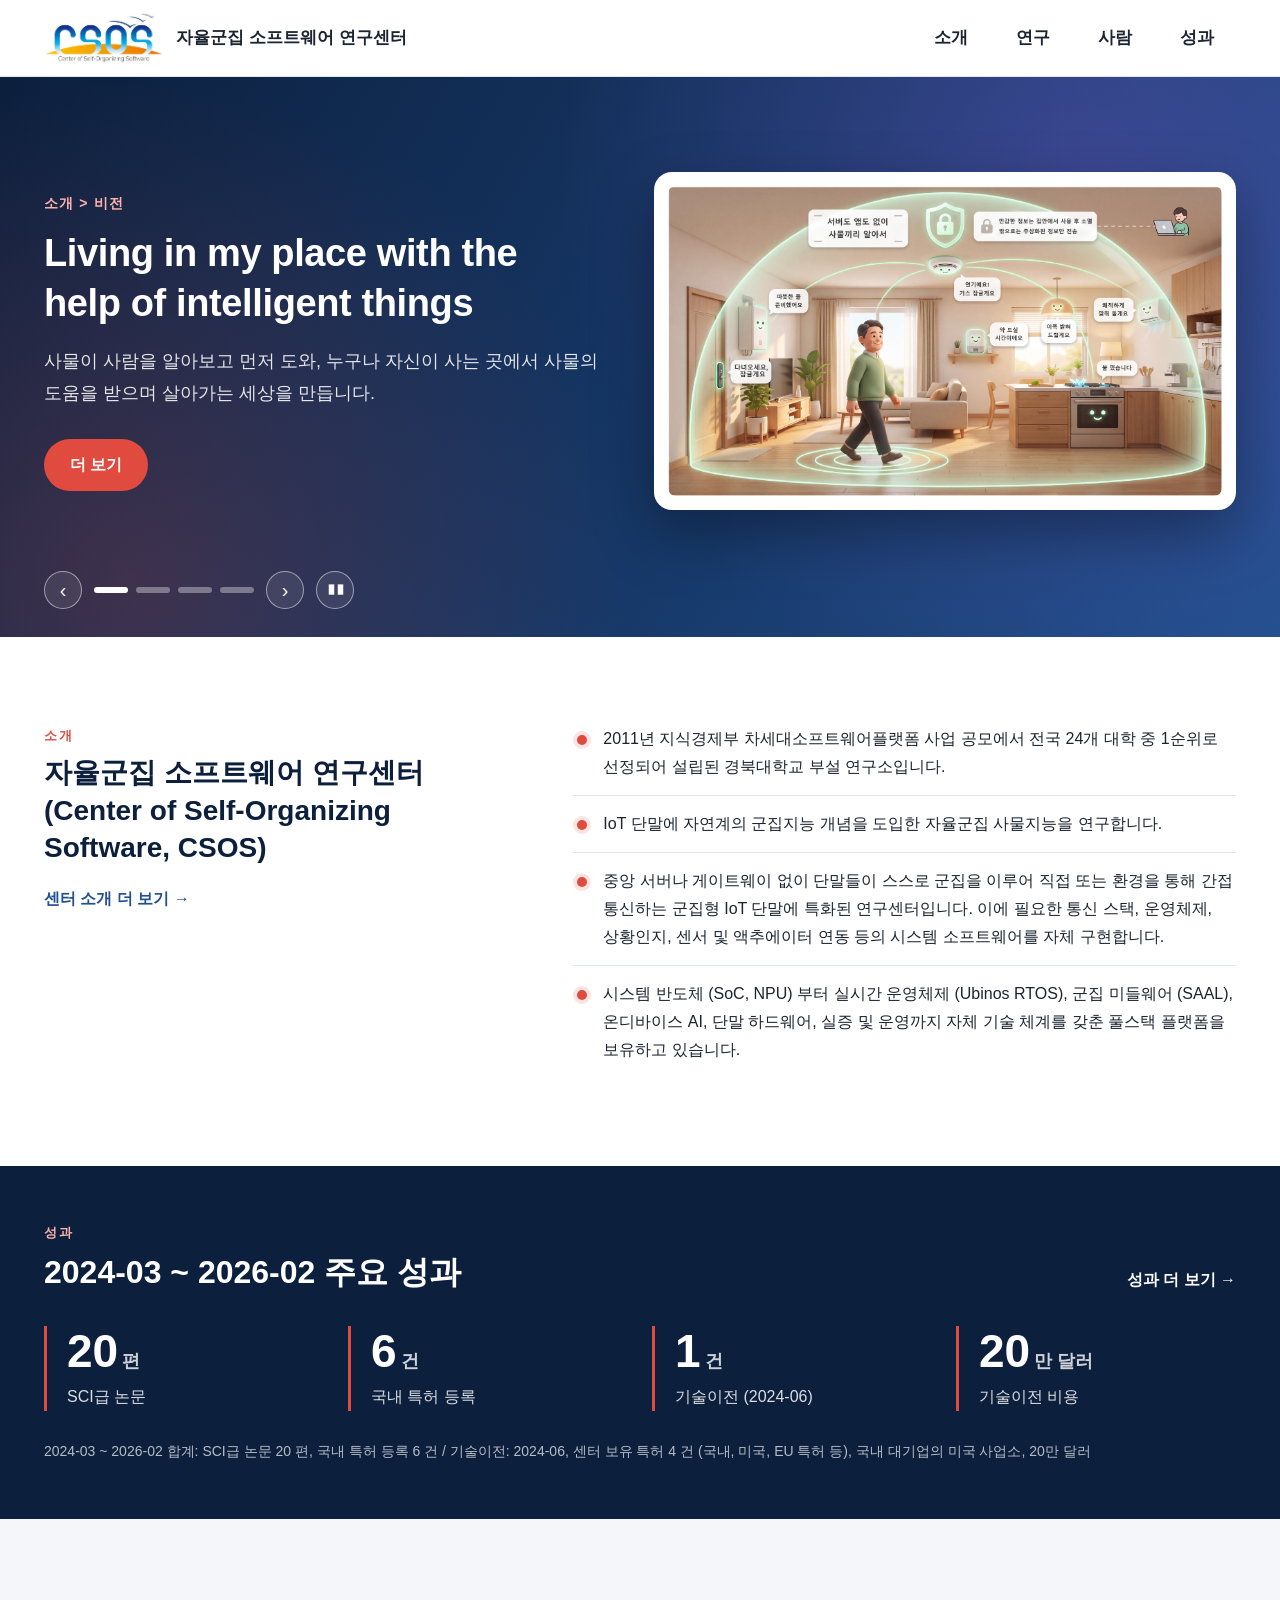
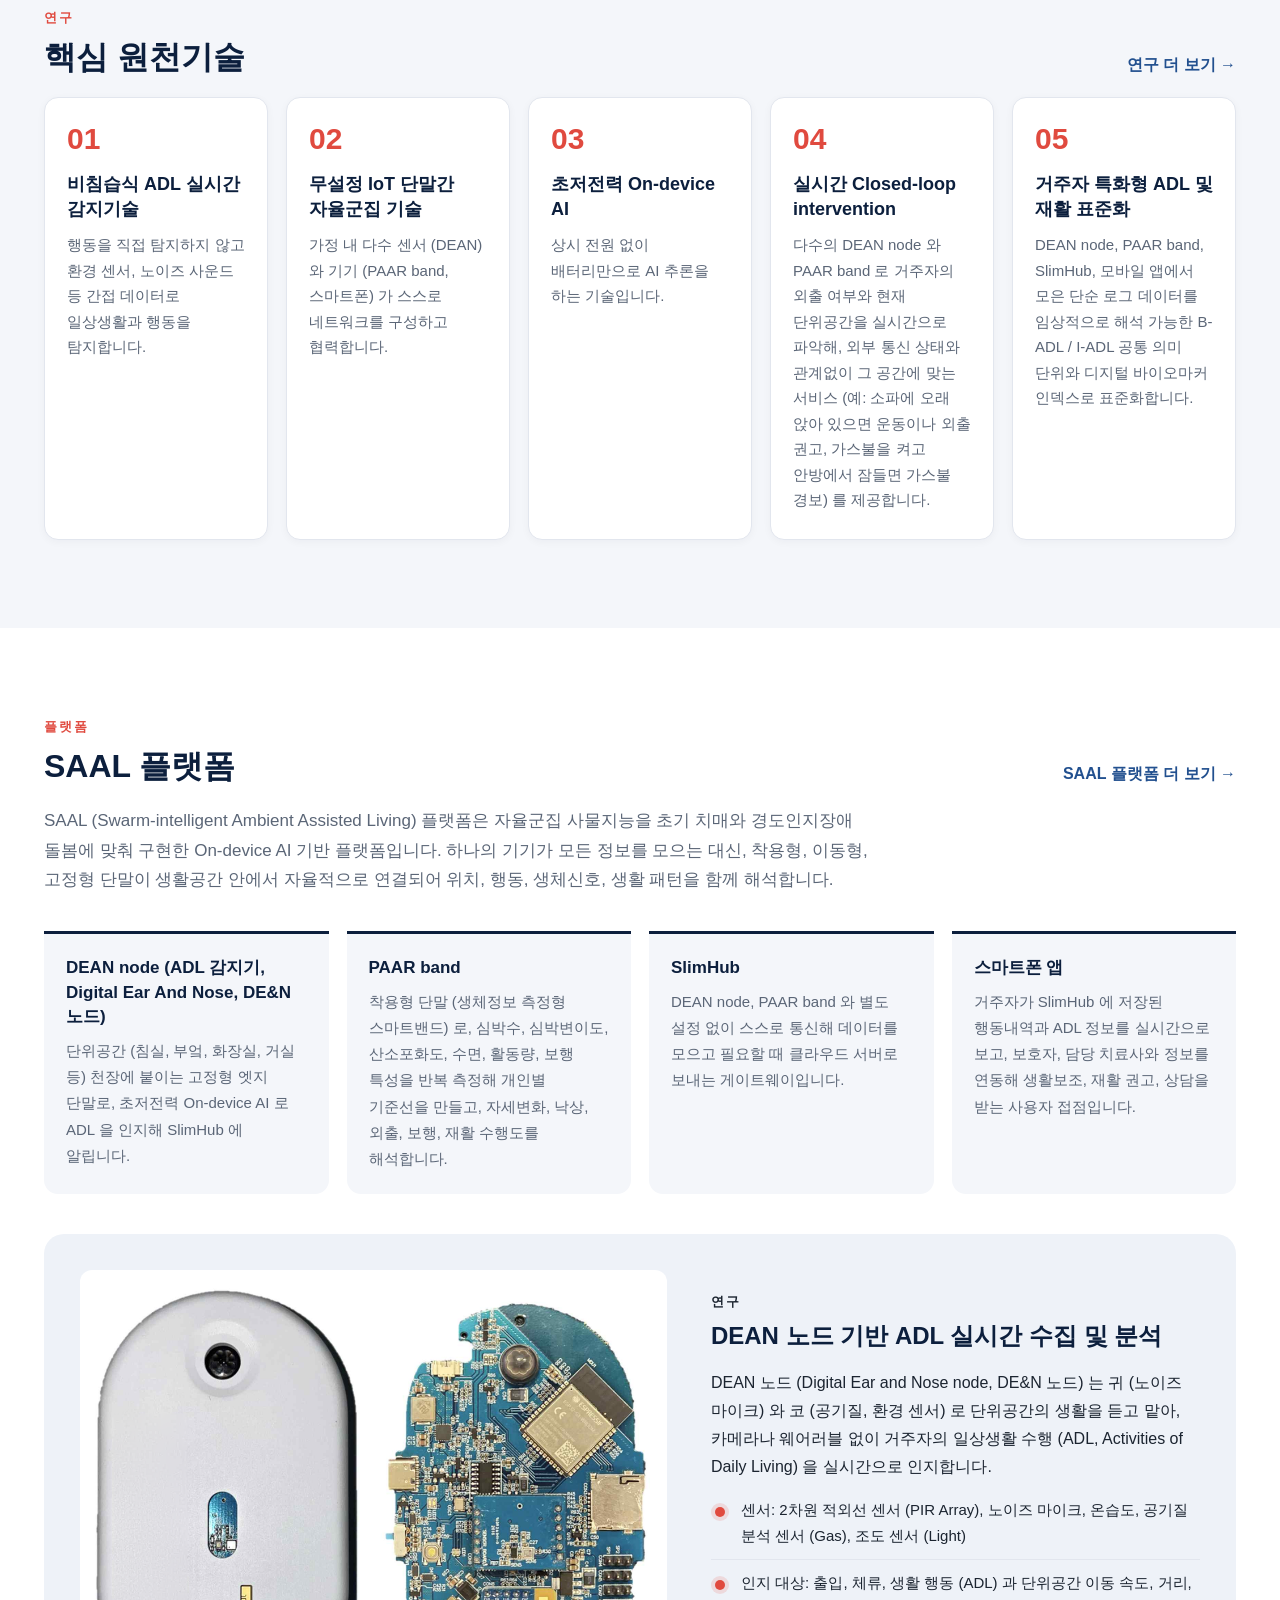
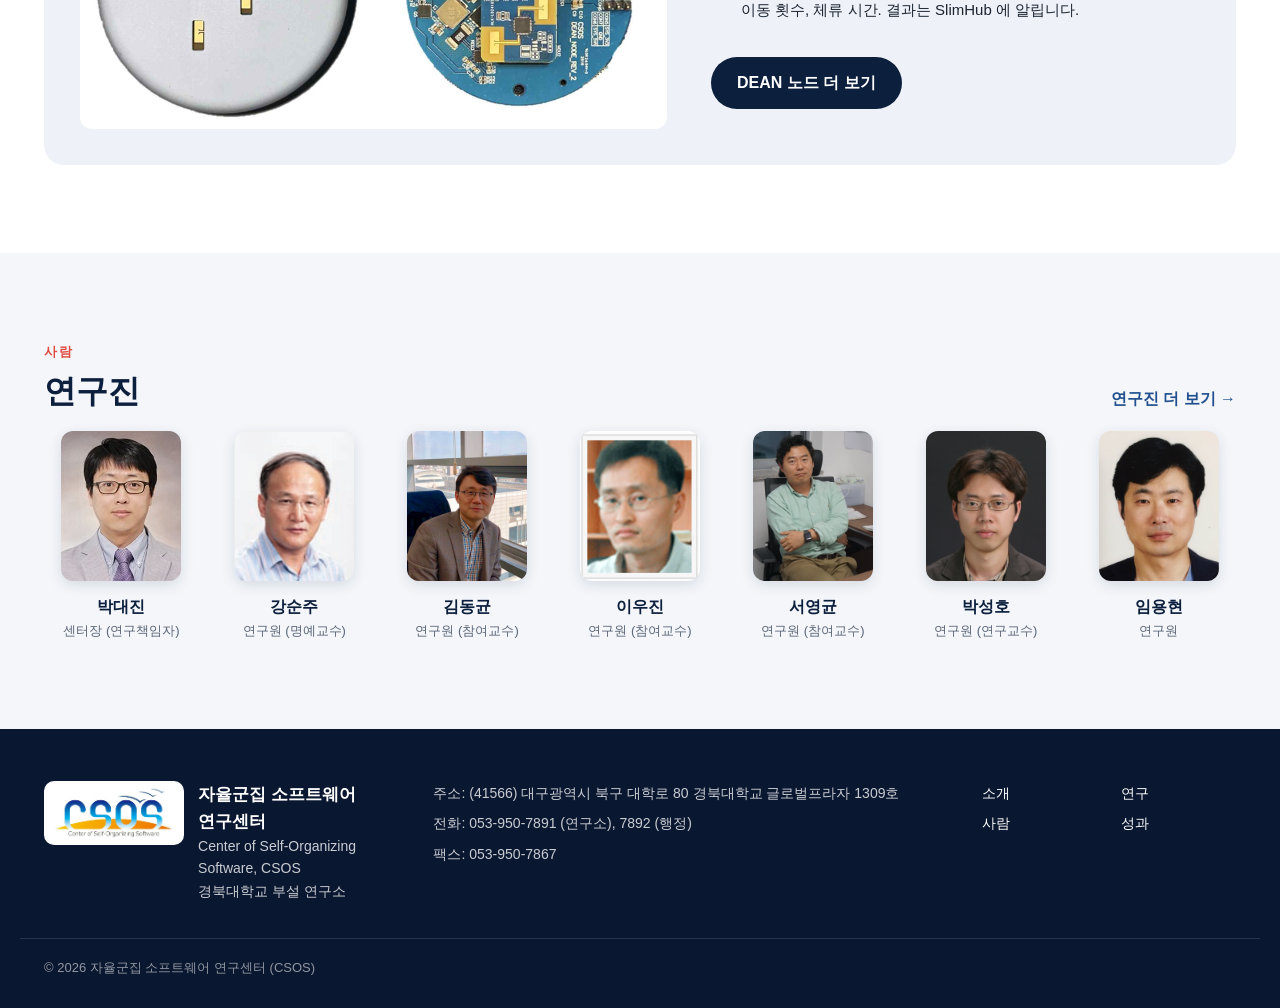
<file: index.html>
<!DOCTYPE html>
<html lang="ko">
<head>
<meta charset="utf-8">
<meta name="viewport" content="width=device-width, initial-scale=1">
<title>CSOS 자율군집 소프트웨어 연구센터</title>
<meta name="description" content="경북대학교 부설 연구소 자율군집 소프트웨어 연구센터 (Center of Self-Organizing Software, CSOS)">
<link rel="icon" type="image/png" href="assets/images/csos_favicon.png">
<link rel="stylesheet" href="assets/css/style.css">
</head>
<body>
<a class="skip" href="#main">본문 바로가기</a>
<header class="site-header">
  <div class="wrap header-inner">
    <a class="brand" href="index.html">
      <img src="assets/images/csos_logo.png" alt="CSOS" width="538" height="233">
      <span class="brand-text"><span class="brand-ko">자율군집 소프트웨어 연구센터</span></span>
    </a>
    <button class="nav-toggle" type="button" aria-expanded="false" aria-controls="site-nav">
      <span class="bar" aria-hidden="true"></span><span class="bar" aria-hidden="true"></span><span class="bar" aria-hidden="true"></span>
      <span class="sr">메뉴 열기</span>
    </button>
    <nav id="site-nav" class="site-nav" aria-label="주 메뉴"><ul class="nav-list"><li class="nav-item"><a class="nav-top" href="about.html">소개</a><ul class="dropdown"><li><a href="about.html#intro">센터 소개</a></li><li><a href="about.html#greeting">인사말</a></li><li><a href="about.html#vision-goals">비전과 목표</a></li><li><a href="about.html#history">연혁</a></li><li><a href="about.html#contact">위치 및 연락처</a></li></ul></li><li class="nav-item"><a class="nav-top" href="research.html">연구</a><ul class="dropdown"><li><a href="research.html#swarm-thing-intelligence">자율군집 사물지능</a></li><li><a href="research.html#research-content">연구 내용</a></li><li><a href="research.html#dean-node">DEAN 노드 기반 ADL 실시간 수집 및 분석</a></li></ul></li><li class="nav-item"><a class="nav-top" href="people.html">사람</a><ul class="dropdown"><li><a href="people.html#director">센터장</a></li><li><a href="people.html#members">연구원</a></li></ul></li><li class="nav-item"><a class="nav-top" href="achievements.html">성과</a><ul class="dropdown"><li><a href="achievements.html#period-results">기간별 정량 성과</a></li><li><a href="achievements.html#papers">논문</a></li><li><a href="achievements.html#patents">특허</a></li><li><a href="achievements.html#tech-transfer">기술이전</a></li><li><a href="achievements.html#awards">수상</a></li></ul></li></ul></nav>
  </div>
</header>
<main id="main" class="home" tabindex="-1">
<h1 class="sr">CSOS 자율군집 소프트웨어 연구센터</h1>
<section class="hero" aria-roledescription="캐러셀" aria-label="주요 내용">
<div class="slides"><div class="slide is-active" id="slide-1" role="group" aria-roledescription="슬라이드" aria-label="1 / 4">
  <div class="wrap slide-inner">
    <div class="slide-text">
      <p class="kicker">소개 &gt; 비전</p>
      <h2 class="slide-head">Living in my place with the help of intelligent things</h2>
      <p class="slide-desc">사물이 사람을 알아보고 먼저 도와, 누구나 자신이 사는 곳에서 사물의 도움을 받으며 살아가는 세상을 만듭니다.</p>
      <a class="btn" href="about.html#vision">더 보기</a>
    </div>
    <div class="slide-media"><img src="assets/images/fig_005101_01_swarm_thing_intelligence_example.png" alt="자율군집 사물지능 예시: 서버도 앱도 없이 사물끼리 알아서, 민감한 정보는 집 안에서 사용 후 소멸" width="1600" height="895"></div>
  </div>
</div>
<div class="slide" id="slide-2" role="group" aria-roledescription="슬라이드" aria-label="2 / 4" aria-hidden="true">
  <div class="wrap slide-inner">
    <div class="slide-text">
      <p class="kicker">연구 &gt; 주요 연구 주제</p>
      <h2 class="slide-head">자율군집 사물지능</h2>
      <p class="slide-desc">거주환경의 사물 (단말) 들이 중앙 서버 없이 스스로 주변을 인지하고 협업하며, 사용자에게 자율적으로 서비스를 제공하는 기술입니다.</p>
      <a class="btn" href="research.html#what-is-swarm-thing-intelligence">더 보기</a>
    </div>
    <div class="slide-media"><img src="assets/images/fig_005101_01_swarm_vs_general_thing_intelligence.png" alt="일반 사물지능과 자율군집 사물지능 비교" width="1080" height="1086" loading="lazy"></div>
  </div>
</div>
<div class="slide" id="slide-3" role="group" aria-roledescription="슬라이드" aria-label="3 / 4" aria-hidden="true">
  <div class="wrap slide-inner">
    <div class="slide-text">
      <p class="kicker">연구 &gt; 자율군집 사물지능 구현</p>
      <h2 class="slide-head">SAAL 플랫폼</h2>
      <p class="slide-desc">하나의 기기가 모든 정보를 모으는 대신, 착용형, 이동형, 고정형 단말이 생활공간 안에서 자율적으로 연결되어 위치, 행동, 생체신호, 생활 패턴을 함께 해석합니다.</p>
      <a class="btn" href="research.html#saal-platform">더 보기</a>
    </div>
    <div class="slide-media"><img src="assets/images/fig_005101_01_saal_platform_concept.png" alt="SAAL 플랫폼을 이용한 복합 건강위험 탐지 개념도" width="1143" height="655" loading="lazy"></div>
  </div>
</div>
<div class="slide" id="slide-4" role="group" aria-roledescription="슬라이드" aria-label="4 / 4" aria-hidden="true">
  <div class="wrap slide-inner">
    <div class="slide-text">
      <p class="kicker">연구 &gt; 대표 사례</p>
      <h2 class="slide-head">DEAN 노드 기반 ADL 실시간 수집 및 분석</h2>
      <p class="slide-desc">DEAN 노드 (Digital Ear and Nose node, DE&amp;N 노드) 는 귀 (노이즈 마이크) 와 코 (공기질, 환경 센서) 로 단위공간의 생활을 듣고 맡아, 카메라나 웨어러블 없이 거주자의 일상생활 수행 (ADL, Activities of Daily Living) 을 실시간으로 인지합니다.</p>
      <a class="btn" href="research.html#dean-node">더 보기</a>
    </div>
    <div class="slide-media"><img src="assets/images/fig_005101_01_dean_node_2026.png" alt="2026년 판 저전력 경량 DEAN node 외형과 보드 (MCU: ESP32-S3)" width="1000" height="774" loading="lazy"></div>
  </div>
</div></div>
<div class="wrap hero-controls">
  <button type="button" class="hero-prev" aria-label="이전 슬라이드">&#8249;</button>
  <div class="dots"><button type="button" class="dot is-active" aria-label="1번 슬라이드" data-i="0" aria-current="true"></button><button type="button" class="dot" aria-label="2번 슬라이드" data-i="1"></button><button type="button" class="dot" aria-label="3번 슬라이드" data-i="2"></button><button type="button" class="dot" aria-label="4번 슬라이드" data-i="3"></button></div>
  <button type="button" class="hero-next" aria-label="다음 슬라이드">&#8250;</button>
  <button type="button" class="hero-pause" aria-label="자동 넘김 멈춤" aria-pressed="false">&#10074;&#10074;</button>
</div>
</section>
<section class="home-intro" aria-labelledby="hi-t">
<div class="wrap intro-grid">
  <div><p class="eyebrow">소개</p><h2 id="hi-t">자율군집 소프트웨어 연구센터 (Center of Self-Organizing Software, CSOS)</h2><a class="link-more" href="about.html#intro">센터 소개 더 보기</a></div>
  <ul class="check-list"><li>2011년 지식경제부 차세대소프트웨어플랫폼 사업 공모에서 전국 24개 대학 중 1순위로 선정되어 설립된 경북대학교 부설 연구소입니다.</li><li>IoT 단말에 자연계의 군집지능 개념을 도입한 자율군집 사물지능을 연구합니다.</li><li>중앙 서버나 게이트웨이 없이 단말들이 스스로 군집을 이루어 직접 또는 환경을 통해 간접 통신하는 군집형 IoT 단말에 특화된 연구센터입니다. 이에 필요한 통신 스택, 운영체제, 상황인지, 센서 및 액추에이터 연동 등의 시스템 소프트웨어를 자체 구현합니다.</li><li>시스템 반도체 (SoC, NPU) 부터 실시간 운영체제 (Ubinos RTOS), 군집 미들웨어 (SAAL), 온디바이스 AI, 단말 하드웨어, 실증 및 운영까지 자체 기술 체계를 갖춘 풀스택 플랫폼을 보유하고 있습니다.</li></ul>
</div>
</section>
<section class="stats" aria-labelledby="st-t">
<div class="wrap">
  <div class="sec-head"><div><p class="eyebrow">성과</p><h2 id="st-t">2024-03 ~ 2026-02 주요 성과</h2></div><a class="link-more" href="achievements.html">성과 더 보기</a></div>
  <ul class="stat-list"><li><span class="num">20<small>편</small></span><span class="lab">SCI급 논문</span></li><li><span class="num">6<small>건</small></span><span class="lab">국내 특허 등록</span></li><li><span class="num">1<small>건</small></span><span class="lab">기술이전 (2024-06)</span></li><li><span class="num">20<small>만 달러</small></span><span class="lab">기술이전 비용</span></li></ul>
  <p class="stat-note">2024-03 ~ 2026-02 합계: SCI급 논문 20 편, 국내 특허 등록 6 건 / 기술이전: 2024-06, 센터 보유 특허 4 건 (국내, 미국, EU 특허 등), 국내 대기업의 미국 사업소, 20만 달러</p>
</div>
</section>
<section class="home-research" aria-labelledby="hr-t">
<div class="wrap">
  <div class="sec-head"><div><p class="eyebrow">연구</p><h2 id="hr-t">핵심 원천기술</h2></div><a class="link-more" href="research.html#core-technologies">연구 더 보기</a></div>
  <ul class="cards"><li class="card"><span class="card-no">01</span><h3>비침습식 ADL 실시간 감지기술</h3><p>행동을 직접 탐지하지 않고 환경 센서, 노이즈 사운드 등 간접 데이터로 일상생활과 행동을 탐지합니다.</p></li><li class="card"><span class="card-no">02</span><h3>무설정 IoT 단말간 자율군집 기술</h3><p>가정 내 다수 센서 (DEAN) 와 기기 (PAAR band, 스마트폰) 가 스스로 네트워크를 구성하고 협력합니다.</p></li><li class="card"><span class="card-no">03</span><h3>초저전력 On-device AI</h3><p>상시 전원 없이 배터리만으로 AI 추론을 하는 기술입니다.</p></li><li class="card"><span class="card-no">04</span><h3>실시간 Closed-loop intervention</h3><p>다수의 DEAN node 와 PAAR band 로 거주자의 외출 여부와 현재 단위공간을 실시간으로 파악해, 외부 통신 상태와 관계없이 그 공간에 맞는 서비스 (예: 소파에 오래 앉아 있으면 운동이나 외출 권고, 가스불을 켜고 안방에서 잠들면 가스불 경보) 를 제공합니다.</p></li><li class="card"><span class="card-no">05</span><h3>거주자 특화형 ADL 및 재활 표준화</h3><p>DEAN node, PAAR band, SlimHub, 모바일 앱에서 모은 단순 로그 데이터를 임상적으로 해석 가능한 B-ADL / I-ADL 공통 의미 단위와 디지털 바이오마커 인덱스로 표준화합니다.</p></li></ul>
</div>
</section>
<section class="home-platform" aria-labelledby="hp-t">
<div class="wrap">
  <div class="sec-head"><div><p class="eyebrow">플랫폼</p><h2 id="hp-t">SAAL 플랫폼</h2></div><a class="link-more" href="research.html#saal-platform">SAAL 플랫폼 더 보기</a></div>
  <p class="sec-lead">SAAL (Swarm-intelligent Ambient Assisted Living) 플랫폼은 자율군집 사물지능을 초기 치매와 경도인지장애 돌봄에 맞춰 구현한 On-device AI 기반 플랫폼입니다. 하나의 기기가 모든 정보를 모으는 대신, 착용형, 이동형, 고정형 단말이 생활공간 안에서 자율적으로 연결되어 위치, 행동, 생체신호, 생활 패턴을 함께 해석합니다.</p>
  <ul class="units"><li><h3>DEAN node (ADL 감지기, Digital Ear And Nose, DE&amp;N 노드)</h3><p>단위공간 (침실, 부엌, 화장실, 거실 등) 천장에 붙이는 고정형 엣지 단말로, 초저전력 On-device AI 로 ADL 을 인지해 SlimHub 에 알립니다.</p></li><li><h3>PAAR band</h3><p>착용형 단말 (생체정보 측정형 스마트밴드) 로, 심박수, 심박변이도, 산소포화도, 수면, 활동량, 보행 특성을 반복 측정해 개인별 기준선을 만들고, 자세변화, 낙상, 외출, 보행, 재활 수행도를 해석합니다.</p></li><li><h3>SlimHub</h3><p>DEAN node, PAAR band 와 별도 설정 없이 스스로 통신해 데이터를 모으고 필요할 때 클라우드 서버로 보내는 게이트웨이입니다.</p></li><li><h3>스마트폰 앱</h3><p>거주자가 SlimHub 에 저장된 행동내역과 ADL 정보를 실시간으로 보고, 보호자, 담당 치료사와 정보를 연동해 생활보조, 재활 권고, 상담을 받는 사용자 접점입니다.</p></li></ul>
  <div class="feature">
    <figure class="feature-media"><img src="assets/images/fig_005101_01_dean_node_2026.png" alt="2026년 판 저전력 경량 DEAN node 외형과 보드 (MCU: ESP32-S3)" width="1000" height="774" loading="lazy"></figure>
    <div class="feature-text">
      <p class="eyebrow">연구</p>
      <h3>DEAN 노드 기반 ADL 실시간 수집 및 분석</h3>
      <p>DEAN 노드 (Digital Ear and Nose node, DE&amp;N 노드) 는 귀 (노이즈 마이크) 와 코 (공기질, 환경 센서) 로 단위공간의 생활을 듣고 맡아, 카메라나 웨어러블 없이 거주자의 일상생활 수행 (ADL, Activities of Daily Living) 을 실시간으로 인지합니다.</p>
      <ul class="check-list small"><li>센서: 2차원 적외선 센서 (PIR Array), 노이즈 마이크, 온습도, 공기질 분석 센서 (Gas), 조도 센서 (Light)</li><li>인지 대상: 출입, 체류, 생활 행동 (ADL) 과 단위공간 이동 속도, 거리, 이동 횟수, 체류 시간. 결과는 SlimHub 에 알립니다.</li></ul>
      <a class="btn btn-dark" href="research.html#dean-node">DEAN 노드 더 보기</a>
    </div>
  </div>
</div>
</section>
<section class="home-people" aria-labelledby="hpe-t">
<div class="wrap">
  <div class="sec-head"><div><p class="eyebrow">사람</p><h2 id="hpe-t">연구진</h2></div><a class="link-more" href="people.html">연구진 더 보기</a></div>
  <ul class="people-strip"><li><a href="people.html#director"><img src="assets/images/fig_005101_01_photo_park_daejin.jpg" alt="박대진" width="120" height="150" loading="lazy"><span class="pname">박대진</span><span class="prole">센터장 (연구책임자)</span></a></li><li><a href="people.html#members"><img src="assets/images/fig_005101_01_photo_kang_soonju.png" alt="강순주" width="155" height="197" loading="lazy"><span class="pname">강순주</span><span class="prole">연구원 (명예교수)</span></a></li><li><a href="people.html#members"><img src="assets/images/fig_005101_01_photo_kim_dongkyun.jpg" alt="김동균" width="300" height="400" loading="lazy"><span class="pname">김동균</span><span class="prole">연구원 (참여교수)</span></a></li><li><a href="people.html#members"><img src="assets/images/fig_005101_01_photo_lee_woojin.jpg" alt="이우진" width="107" height="130" loading="lazy"><span class="pname">이우진</span><span class="prole">연구원 (참여교수)</span></a></li><li><a href="people.html#members"><img src="assets/images/fig_005101_01_photo_suh_youngkyun.jpg" alt="서영균" width="600" height="751" loading="lazy"><span class="pname">서영균</span><span class="prole">연구원 (참여교수)</span></a></li><li><a href="people.html#members"><img src="assets/images/fig_005101_01_photo_park_sungho.png" alt="박성호" width="600" height="736" loading="lazy"><span class="pname">박성호</span><span class="prole">연구원 (연구교수)</span></a></li><li><a href="people.html#members"><img src="assets/images/fig_005101_01_photo_lim_yonghyun.jpg" alt="임용현" width="600" height="797" loading="lazy"><span class="pname">임용현</span><span class="prole">연구원</span></a></li></ul>
</div>
</section>
</main>
<footer class="site-footer">
  <div class="wrap footer-inner">
    <div class="footer-brand">
      <img src="assets/images/csos_logo.png" alt="CSOS" width="538" height="233">
      <div><strong>자율군집 소프트웨어 연구센터</strong><span>Center of Self-Organizing Software, CSOS</span><span>경북대학교 부설 연구소</span></div>
    </div>
    <ul class="footer-contact"><li>주소: (41566) 대구광역시 북구 대학로 80 경북대학교 글로벌프라자 1309호</li><li>전화: 053-950-7891 (연구소), 7892 (행정)</li><li>팩스: 053-950-7867</li></ul>
    <ul class="footer-links"><li><a href="about.html">소개</a></li><li><a href="research.html">연구</a></li><li><a href="people.html">사람</a></li><li><a href="achievements.html">성과</a></li></ul>
  </div>
  <div class="wrap footer-bottom">&copy; 2026 자율군집 소프트웨어 연구센터 (CSOS)</div>
</footer>
<script src="assets/js/main.js"></script>
</body>
</html>
</file>
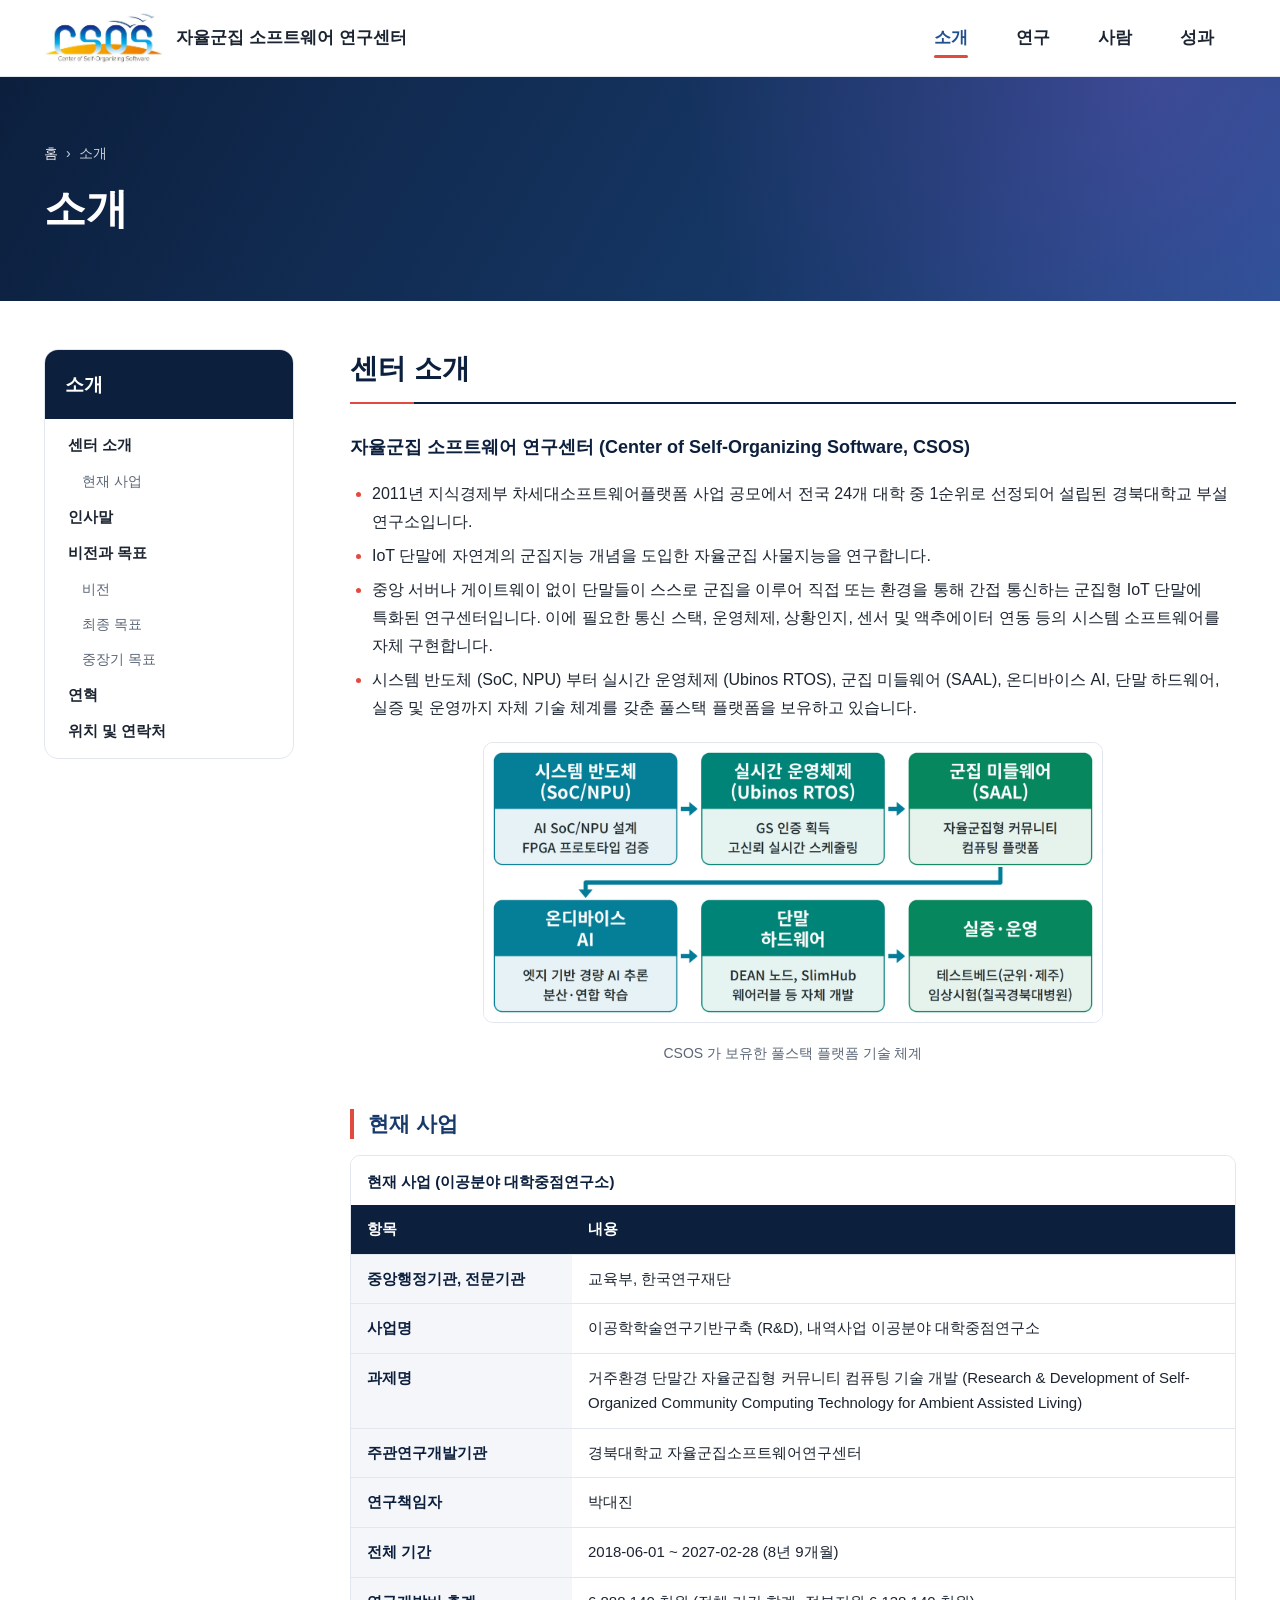
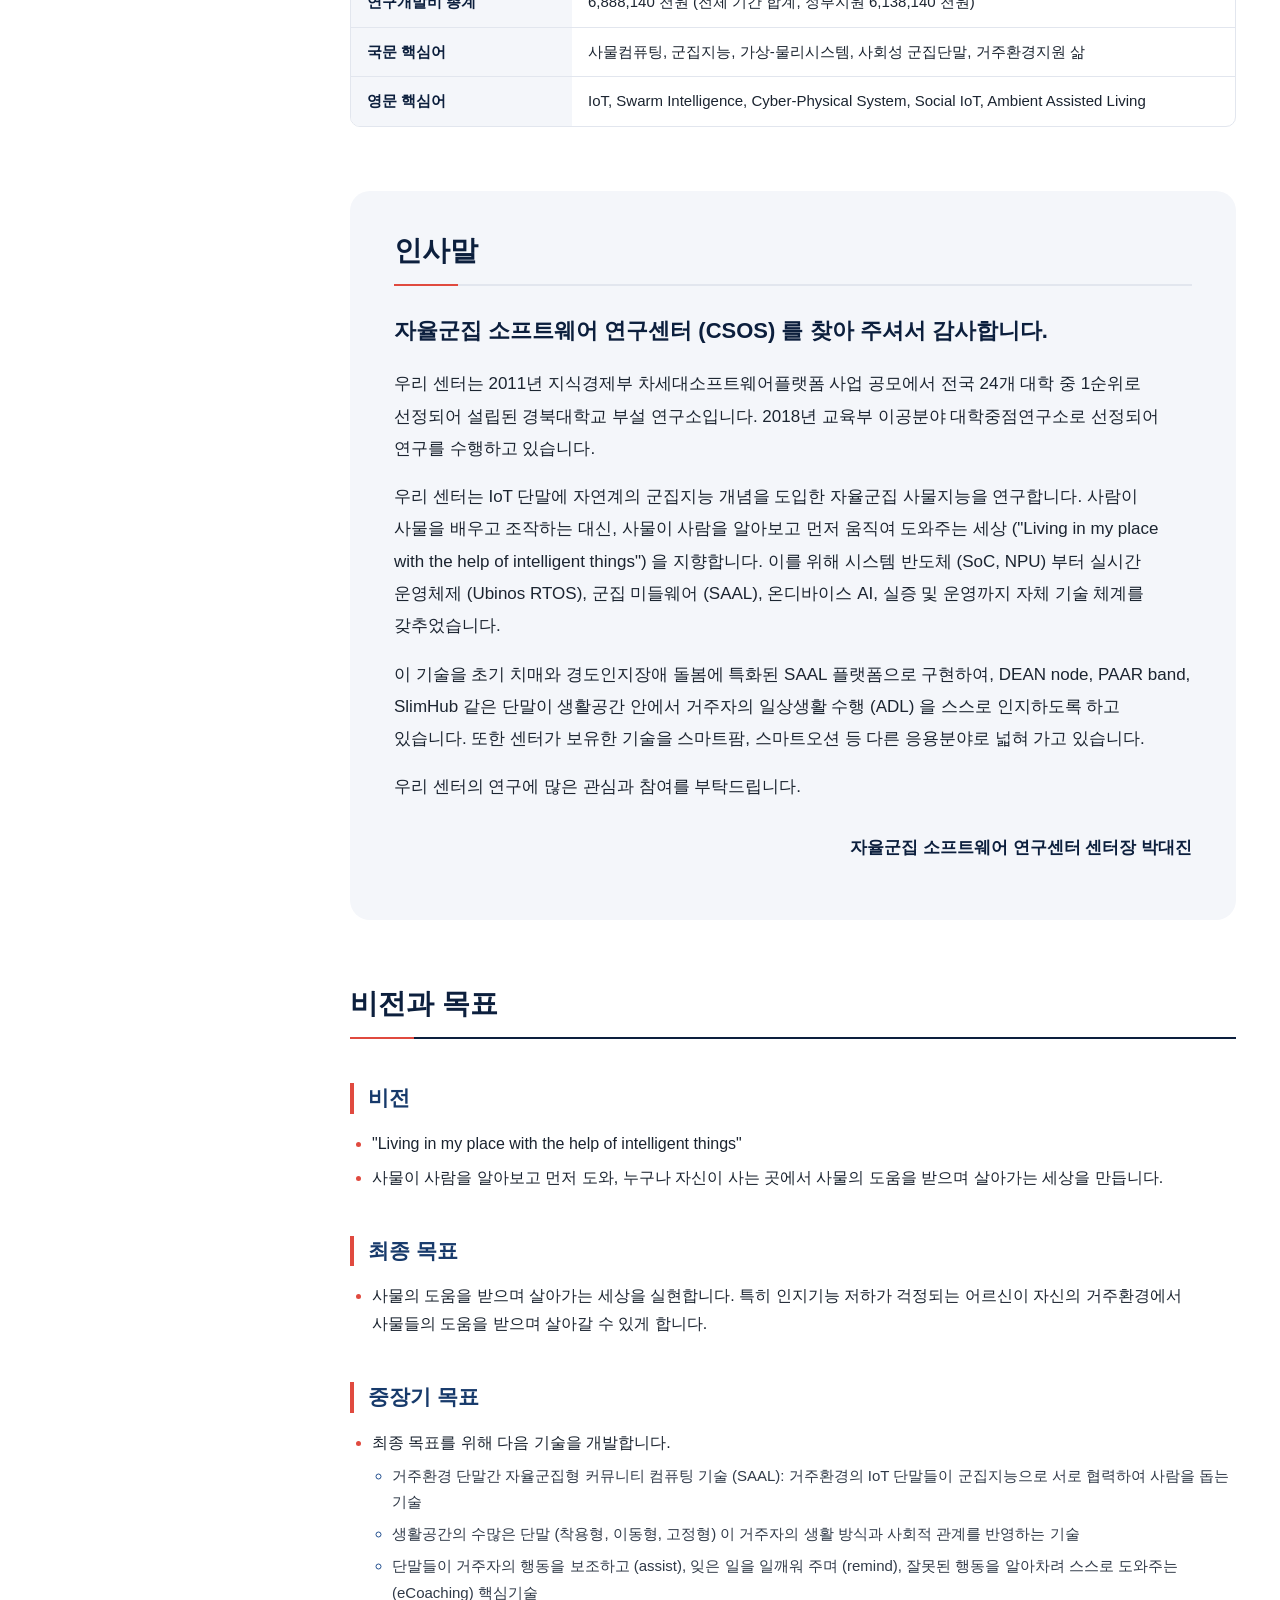
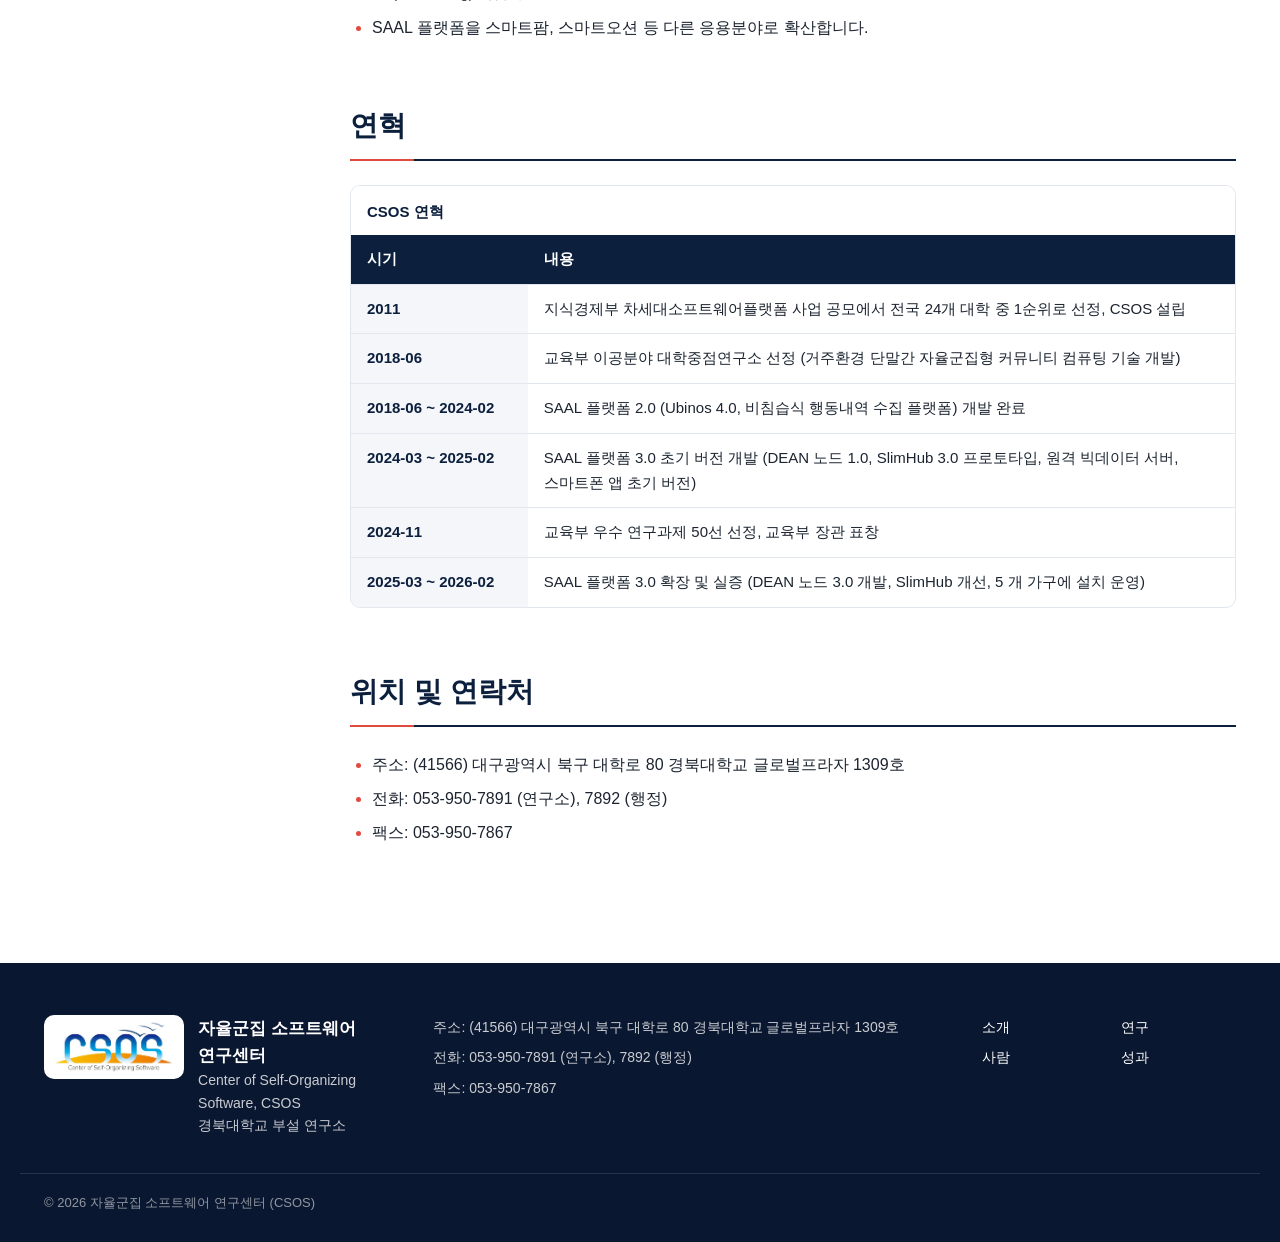
<file: about.html>
<!DOCTYPE html>
<html lang="ko">
<head>
<meta charset="utf-8">
<meta name="viewport" content="width=device-width, initial-scale=1">
<title>소개 | CSOS 자율군집 소프트웨어 연구센터</title>
<meta name="description" content="소개 - 경북대학교 자율군집 소프트웨어 연구센터 (CSOS)">
<link rel="icon" type="image/png" href="assets/images/csos_favicon.png">
<link rel="stylesheet" href="assets/css/style.css">
</head>
<body>
<a class="skip" href="#main">본문 바로가기</a>
<header class="site-header">
  <div class="wrap header-inner">
    <a class="brand" href="index.html">
      <img src="assets/images/csos_logo.png" alt="CSOS" width="538" height="233">
      <span class="brand-text"><span class="brand-ko">자율군집 소프트웨어 연구센터</span></span>
    </a>
    <button class="nav-toggle" type="button" aria-expanded="false" aria-controls="site-nav">
      <span class="bar" aria-hidden="true"></span><span class="bar" aria-hidden="true"></span><span class="bar" aria-hidden="true"></span>
      <span class="sr">메뉴 열기</span>
    </button>
    <nav id="site-nav" class="site-nav" aria-label="주 메뉴"><ul class="nav-list"><li class="nav-item"><a class="nav-top" href="about.html" aria-current="page">소개</a><ul class="dropdown"><li><a href="about.html#intro">센터 소개</a></li><li><a href="about.html#greeting">인사말</a></li><li><a href="about.html#vision-goals">비전과 목표</a></li><li><a href="about.html#history">연혁</a></li><li><a href="about.html#contact">위치 및 연락처</a></li></ul></li><li class="nav-item"><a class="nav-top" href="research.html">연구</a><ul class="dropdown"><li><a href="research.html#swarm-thing-intelligence">자율군집 사물지능</a></li><li><a href="research.html#research-content">연구 내용</a></li><li><a href="research.html#dean-node">DEAN 노드 기반 ADL 실시간 수집 및 분석</a></li></ul></li><li class="nav-item"><a class="nav-top" href="people.html">사람</a><ul class="dropdown"><li><a href="people.html#director">센터장</a></li><li><a href="people.html#members">연구원</a></li></ul></li><li class="nav-item"><a class="nav-top" href="achievements.html">성과</a><ul class="dropdown"><li><a href="achievements.html#period-results">기간별 정량 성과</a></li><li><a href="achievements.html#papers">논문</a></li><li><a href="achievements.html#patents">특허</a></li><li><a href="achievements.html#tech-transfer">기술이전</a></li><li><a href="achievements.html#awards">수상</a></li></ul></li></ul></nav>
  </div>
</header>
<div class="page-banner">
  <div class="wrap">
    <nav class="breadcrumb" aria-label="현재 위치"><ol><li><a href="index.html">홈</a></li><li aria-current="page">소개</li></ol></nav>
    <h1>소개</h1>
  </div>
</div>
<div class="wrap page-body">
  <aside class="subnav" aria-label="소개 하위 메뉴">
    <details class="subnav-box" open>
      <summary>소개</summary>
      <ul><li class="toc-l1"><a href="#intro">센터 소개</a></li><li class="toc-l2"><a href="#current-project">현재 사업</a></li><li class="toc-l1"><a href="#greeting">인사말</a></li><li class="toc-l1"><a href="#vision-goals">비전과 목표</a></li><li class="toc-l2"><a href="#vision">비전</a></li><li class="toc-l2"><a href="#final-goal">최종 목표</a></li><li class="toc-l2"><a href="#mid-long-term-goals">중장기 목표</a></li><li class="toc-l1"><a href="#history">연혁</a></li><li class="toc-l1"><a href="#contact">위치 및 연락처</a></li></ul>
    </details>
  </aside>
  <main id="main" class="content" tabindex="-1">
<section class="sec sec-l1" id="intro" aria-labelledby="intro-t">
<h2 id="intro-t">센터 소개</h2>
<p class="para-head"><strong>자율군집 소프트웨어 연구센터 (Center of Self-Organizing Software, CSOS)</strong></p>
<ul><li>2011년 지식경제부 차세대소프트웨어플랫폼 사업 공모에서 전국 24개 대학 중 1순위로 선정되어 설립된 경북대학교 부설 연구소입니다.</li><li>IoT 단말에 자연계의 군집지능 개념을 도입한 자율군집 사물지능을 연구합니다.</li><li>중앙 서버나 게이트웨이 없이 단말들이 스스로 군집을 이루어 직접 또는 환경을 통해 간접 통신하는 군집형 IoT 단말에 특화된 연구센터입니다. 이에 필요한 통신 스택, 운영체제, 상황인지, 센서 및 액추에이터 연동 등의 시스템 소프트웨어를 자체 구현합니다.</li><li>시스템 반도체 (SoC, NPU) 부터 실시간 운영체제 (Ubinos RTOS), 군집 미들웨어 (SAAL), 온디바이스 AI, 단말 하드웨어, 실증 및 운영까지 자체 기술 체계를 갖춘 풀스택 플랫폼을 보유하고 있습니다.</li></ul>
<figure class="fig" style="--w:70%"><a href="assets/images/fig_005101_01_fullstack_platform.png" class="fig-link"><picture><source media="(max-width: 560px)" srcset="assets/images/fig_005101_01_fullstack_platform_mobile.png" width="716" height="1404"><img src="assets/images/fig_005101_01_fullstack_platform.png" alt="CSOS 가 보유한 풀스택 플랫폼 기술 체계" width="1600" height="724" loading="lazy" decoding="async"></picture></a><figcaption>CSOS 가 보유한 풀스택 플랫폼 기술 체계</figcaption></figure>
<section class="sec sec-l2" id="current-project" aria-labelledby="current-project-t">
<h3 id="current-project-t">현재 사업</h3>
<div class="table-wrap"><table><caption>현재 사업 (이공분야 대학중점연구소)</caption><colgroup><col style="width:25.0%"><col style="width:75.0%"></colgroup><thead><tr><th scope="col">항목</th><th scope="col">내용</th></tr></thead><tbody><tr><th scope="row">중앙행정기관, 전문기관</th><td>교육부, 한국연구재단</td></tr><tr><th scope="row">사업명</th><td>이공학학술연구기반구축 (R&amp;D), 내역사업 이공분야 대학중점연구소</td></tr><tr><th scope="row">과제명</th><td>거주환경 단말간 자율군집형 커뮤니티 컴퓨팅 기술 개발 (Research &amp; Development of Self-Organized Community Computing Technology for Ambient Assisted Living)</td></tr><tr><th scope="row">주관연구개발기관</th><td>경북대학교 자율군집소프트웨어연구센터</td></tr><tr><th scope="row">연구책임자</th><td>박대진</td></tr><tr><th scope="row">전체 기간</th><td><span class="nw">2018-06-01</span> ~ <span class="nw">2027-02-28</span> (8년 9개월)</td></tr><tr><th scope="row">연구개발비 총계</th><td>6,888,140 천원 (전체 기간 합계, 정부지원 6,138,140 천원)</td></tr><tr><th scope="row">국문 핵심어</th><td>사물컴퓨팅, 군집지능, 가상-물리시스템, 사회성 군집단말, 거주환경지원 삶</td></tr><tr><th scope="row">영문 핵심어</th><td>IoT, Swarm Intelligence, Cyber-Physical System, Social IoT, Ambient Assisted Living</td></tr></tbody></table></div>
</section>
</section>
<section class="sec sec-l1 greeting" id="greeting" aria-labelledby="greeting-t">
<h2 id="greeting-t">인사말</h2>
<p class="para-head"><strong>자율군집 소프트웨어 연구센터 (CSOS) 를 찾아 주셔서 감사합니다.</strong></p>
<p>우리 센터는 2011년 지식경제부 차세대소프트웨어플랫폼 사업 공모에서 전국 24개 대학 중 1순위로 선정되어 설립된 경북대학교 부설 연구소입니다. 2018년 교육부 이공분야 대학중점연구소로 선정되어 연구를 수행하고 있습니다.</p>
<p>우리 센터는 IoT 단말에 자연계의 군집지능 개념을 도입한 자율군집 사물지능을 연구합니다. 사람이 사물을 배우고 조작하는 대신, 사물이 사람을 알아보고 먼저 움직여 도와주는 세상 (&quot;Living in my place with the help of intelligent things&quot;) 을 지향합니다. 이를 위해 시스템 반도체 (SoC, NPU) 부터 실시간 운영체제 (Ubinos RTOS), 군집 미들웨어 (SAAL), 온디바이스 AI, 실증 및 운영까지 자체 기술 체계를 갖추었습니다.</p>
<p>이 기술을 초기 치매와 경도인지장애 돌봄에 특화된 SAAL 플랫폼으로 구현하여, DEAN node, PAAR band, SlimHub 같은 단말이 생활공간 안에서 거주자의 일상생활 수행 (ADL) 을 스스로 인지하도록 하고 있습니다. 또한 센터가 보유한 기술을 스마트팜, 스마트오션 등 다른 응용분야로 넓혀 가고 있습니다.</p>
<p>우리 센터의 연구에 많은 관심과 참여를 부탁드립니다.</p>
<p class="sign">자율군집 소프트웨어 연구센터 센터장 박대진</p>
</section>
<section class="sec sec-l1" id="vision-goals" aria-labelledby="vision-goals-t">
<h2 id="vision-goals-t">비전과 목표</h2>
<section class="sec sec-l2" id="vision" aria-labelledby="vision-t">
<h3 id="vision-t">비전</h3>
<ul><li>&quot;Living in my place with the help of intelligent things&quot;</li><li>사물이 사람을 알아보고 먼저 도와, 누구나 자신이 사는 곳에서 사물의 도움을 받으며 살아가는 세상을 만듭니다.</li></ul>
</section>
<section class="sec sec-l2" id="final-goal" aria-labelledby="final-goal-t">
<h3 id="final-goal-t">최종 목표</h3>
<ul><li>사물의 도움을 받으며 살아가는 세상을 실현합니다. 특히 인지기능 저하가 걱정되는 어르신이 자신의 거주환경에서 사물들의 도움을 받으며 살아갈 수 있게 합니다.</li></ul>
</section>
<section class="sec sec-l2" id="mid-long-term-goals" aria-labelledby="mid-long-term-goals-t">
<h3 id="mid-long-term-goals-t">중장기 목표</h3>
<ul><li>최종 목표를 위해 다음 기술을 개발합니다.<ul><li>거주환경 단말간 자율군집형 커뮤니티 컴퓨팅 기술 (SAAL): 거주환경의 IoT 단말들이 군집지능으로 서로 협력하여 사람을 돕는 기술</li><li>생활공간의 수많은 단말 (착용형, 이동형, 고정형) 이 거주자의 생활 방식과 사회적 관계를 반영하는 기술</li><li>단말들이 거주자의 행동을 보조하고 (assist), 잊은 일을 일깨워 주며 (remind), 잘못된 행동을 알아차려 스스로 도와주는 (eCoaching) 핵심기술</li></ul>
</li><li>SAAL 플랫폼을 스마트팜, 스마트오션 등 다른 응용분야로 확산합니다.</li></ul>
</section>
</section>
<section class="sec sec-l1" id="history" aria-labelledby="history-t">
<h2 id="history-t">연혁</h2>
<div class="table-wrap"><table><caption>CSOS 연혁</caption><colgroup><col style="width:20.0%"><col style="width:80.0%"></colgroup><thead><tr><th scope="col">시기</th><th scope="col">내용</th></tr></thead><tbody><tr><th scope="row">2011</th><td>지식경제부 차세대소프트웨어플랫폼 사업 공모에서 전국 24개 대학 중 1순위로 선정, CSOS 설립</td></tr><tr><th scope="row"><span class="nw">2018-06</span></th><td>교육부 이공분야 대학중점연구소 선정 (거주환경 단말간 자율군집형 커뮤니티 컴퓨팅 기술 개발)</td></tr><tr><th scope="row"><span class="nw">2018-06</span> ~ <span class="nw">2024-02</span></th><td>SAAL 플랫폼 2.0 (Ubinos 4.0, 비침습식 행동내역 수집 플랫폼) 개발 완료</td></tr><tr><th scope="row"><span class="nw">2024-03</span> ~ <span class="nw">2025-02</span></th><td>SAAL 플랫폼 3.0 초기 버전 개발 (DEAN 노드 1.0, SlimHub 3.0 프로토타입, 원격 빅데이터 서버, 스마트폰 앱 초기 버전)</td></tr><tr><th scope="row"><span class="nw">2024-11</span></th><td>교육부 우수 연구과제 50선 선정, 교육부 장관 표창</td></tr><tr><th scope="row"><span class="nw">2025-03</span> ~ <span class="nw">2026-02</span></th><td>SAAL 플랫폼 3.0 확장 및 실증 (DEAN 노드 3.0 개발, SlimHub 개선, 5 개 가구에 설치 운영)</td></tr></tbody></table></div>
</section>
<section class="sec sec-l1" id="contact" aria-labelledby="contact-t">
<h2 id="contact-t">위치 및 연락처</h2>
<ul><li>주소: (41566) 대구광역시 북구 대학로 80 경북대학교 글로벌프라자 1309호</li><li>전화: 053-950-7891 (연구소), 7892 (행정)</li><li>팩스: 053-950-7867</li></ul>
</section>

  </main>
</div>
<footer class="site-footer">
  <div class="wrap footer-inner">
    <div class="footer-brand">
      <img src="assets/images/csos_logo.png" alt="CSOS" width="538" height="233">
      <div><strong>자율군집 소프트웨어 연구센터</strong><span>Center of Self-Organizing Software, CSOS</span><span>경북대학교 부설 연구소</span></div>
    </div>
    <ul class="footer-contact"><li>주소: (41566) 대구광역시 북구 대학로 80 경북대학교 글로벌프라자 1309호</li><li>전화: 053-950-7891 (연구소), 7892 (행정)</li><li>팩스: 053-950-7867</li></ul>
    <ul class="footer-links"><li><a href="about.html">소개</a></li><li><a href="research.html">연구</a></li><li><a href="people.html">사람</a></li><li><a href="achievements.html">성과</a></li></ul>
  </div>
  <div class="wrap footer-bottom">&copy; 2026 자율군집 소프트웨어 연구센터 (CSOS)</div>
</footer>
<script src="assets/js/main.js"></script>
</body>
</html>
</file>
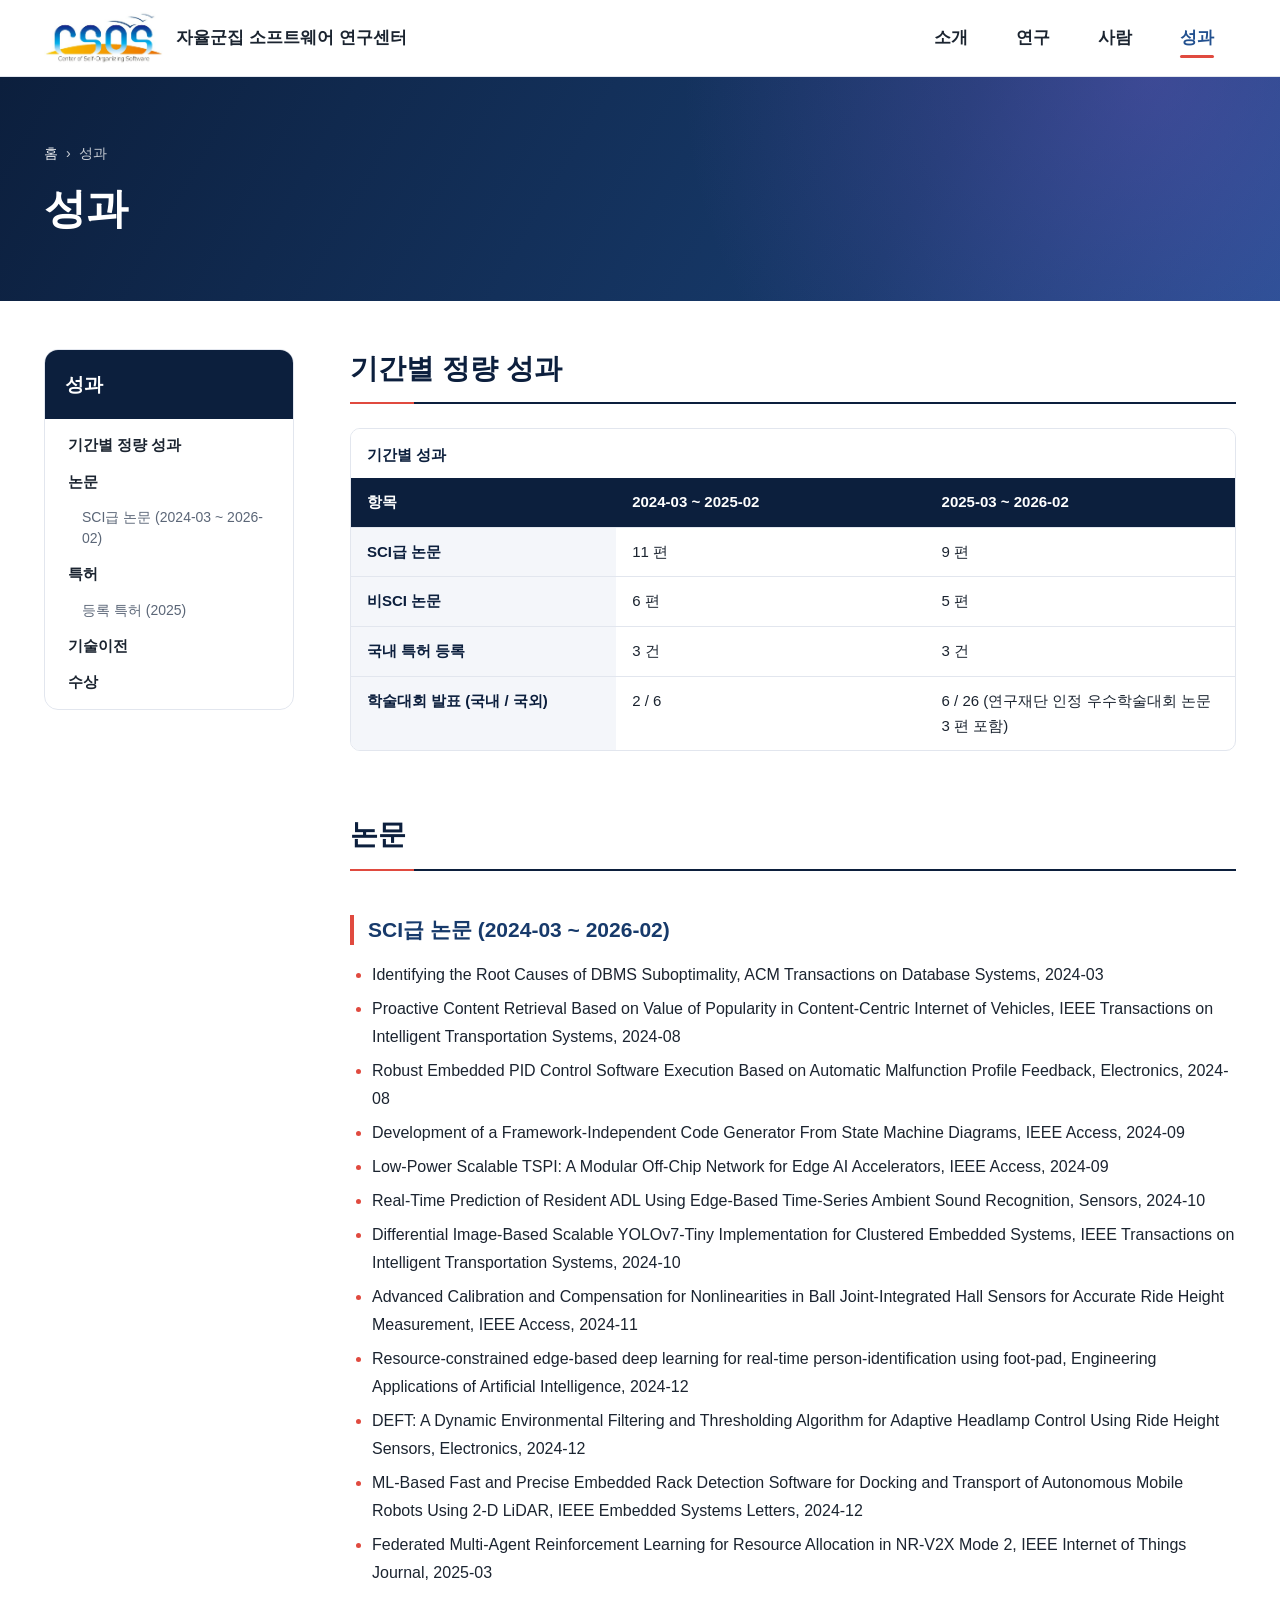
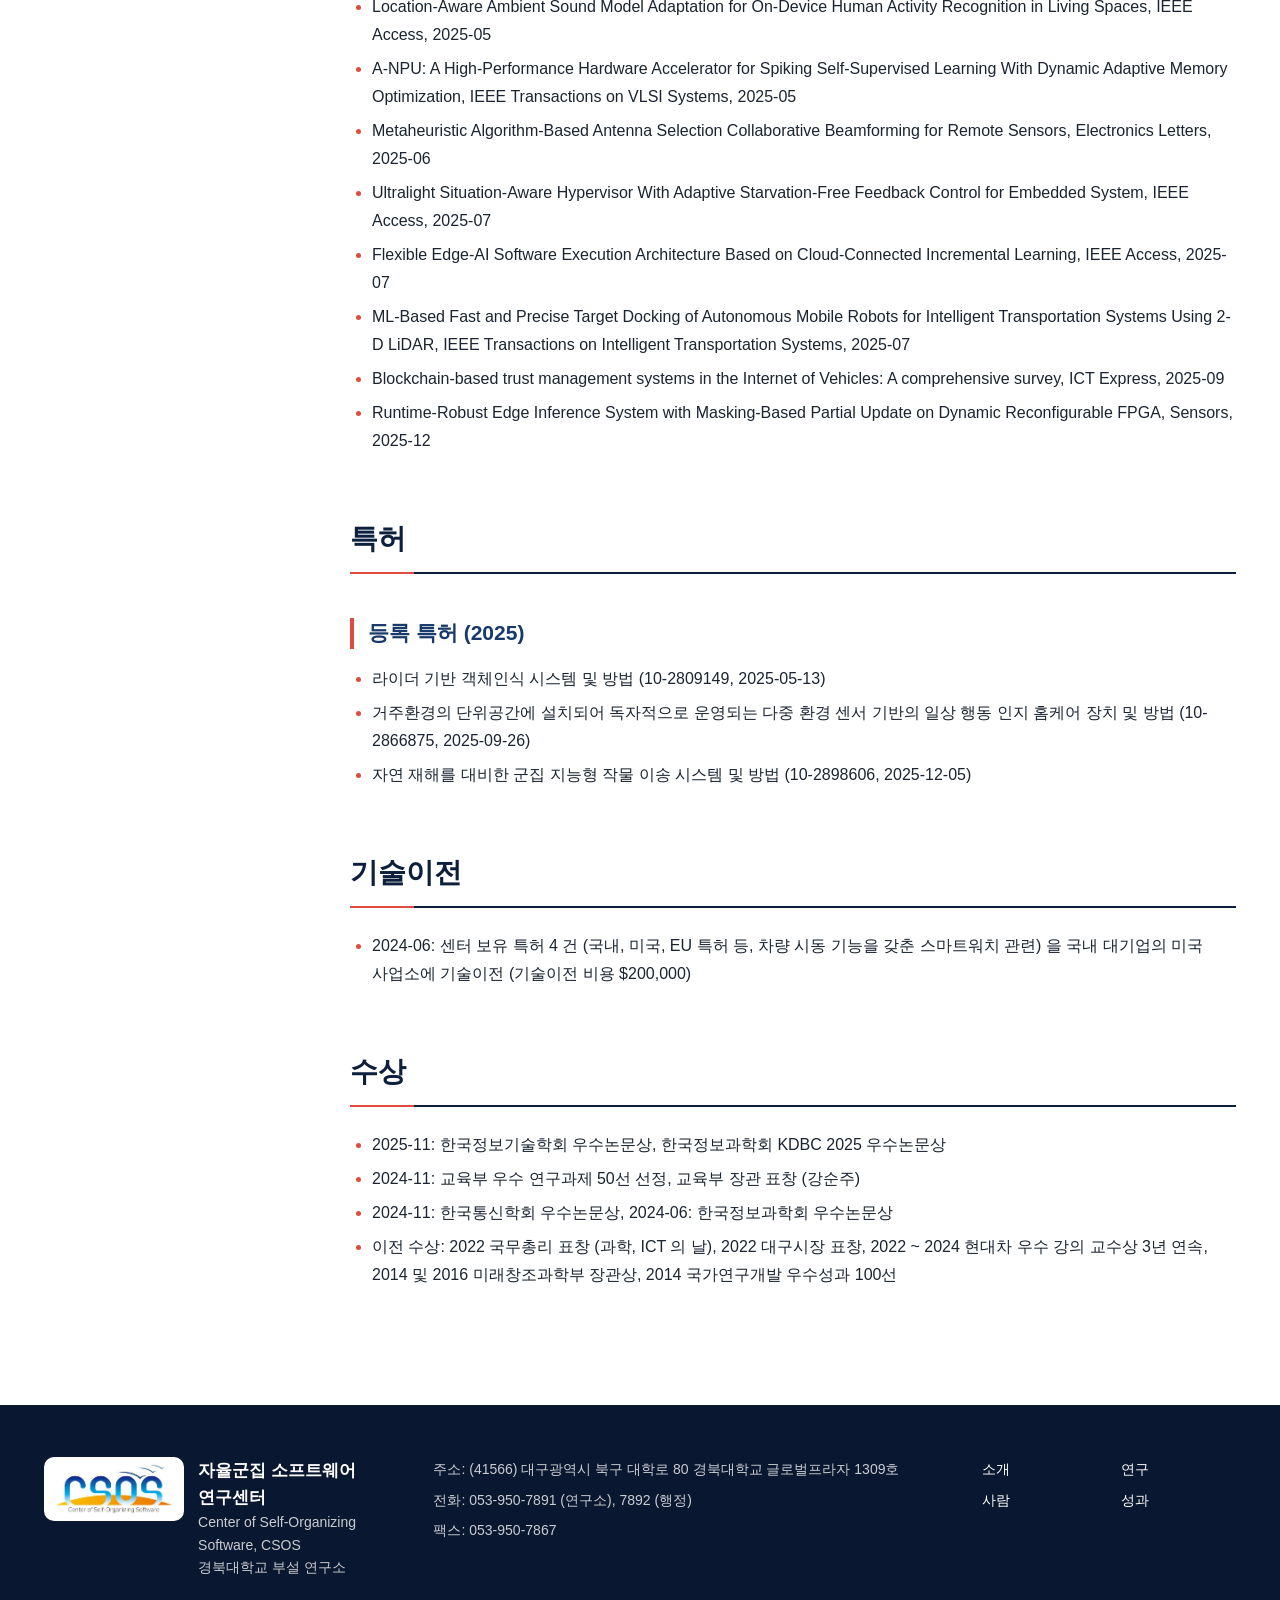
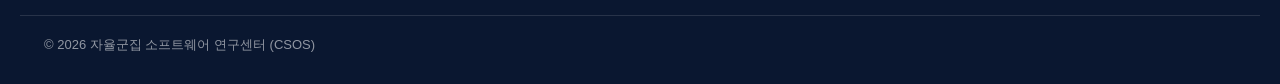
<file: achievements.html>
<!DOCTYPE html>
<html lang="ko">
<head>
<meta charset="utf-8">
<meta name="viewport" content="width=device-width, initial-scale=1">
<title>성과 | CSOS 자율군집 소프트웨어 연구센터</title>
<meta name="description" content="성과 - 경북대학교 자율군집 소프트웨어 연구센터 (CSOS)">
<link rel="icon" type="image/png" href="assets/images/csos_favicon.png">
<link rel="stylesheet" href="assets/css/style.css">
</head>
<body>
<a class="skip" href="#main">본문 바로가기</a>
<header class="site-header">
  <div class="wrap header-inner">
    <a class="brand" href="index.html">
      <img src="assets/images/csos_logo.png" alt="CSOS" width="538" height="233">
      <span class="brand-text"><span class="brand-ko">자율군집 소프트웨어 연구센터</span></span>
    </a>
    <button class="nav-toggle" type="button" aria-expanded="false" aria-controls="site-nav">
      <span class="bar" aria-hidden="true"></span><span class="bar" aria-hidden="true"></span><span class="bar" aria-hidden="true"></span>
      <span class="sr">메뉴 열기</span>
    </button>
    <nav id="site-nav" class="site-nav" aria-label="주 메뉴"><ul class="nav-list"><li class="nav-item"><a class="nav-top" href="about.html">소개</a><ul class="dropdown"><li><a href="about.html#intro">센터 소개</a></li><li><a href="about.html#greeting">인사말</a></li><li><a href="about.html#vision-goals">비전과 목표</a></li><li><a href="about.html#history">연혁</a></li><li><a href="about.html#contact">위치 및 연락처</a></li></ul></li><li class="nav-item"><a class="nav-top" href="research.html">연구</a><ul class="dropdown"><li><a href="research.html#swarm-thing-intelligence">자율군집 사물지능</a></li><li><a href="research.html#research-content">연구 내용</a></li><li><a href="research.html#dean-node">DEAN 노드 기반 ADL 실시간 수집 및 분석</a></li></ul></li><li class="nav-item"><a class="nav-top" href="people.html">사람</a><ul class="dropdown"><li><a href="people.html#director">센터장</a></li><li><a href="people.html#members">연구원</a></li></ul></li><li class="nav-item"><a class="nav-top" href="achievements.html" aria-current="page">성과</a><ul class="dropdown"><li><a href="achievements.html#period-results">기간별 정량 성과</a></li><li><a href="achievements.html#papers">논문</a></li><li><a href="achievements.html#patents">특허</a></li><li><a href="achievements.html#tech-transfer">기술이전</a></li><li><a href="achievements.html#awards">수상</a></li></ul></li></ul></nav>
  </div>
</header>
<div class="page-banner">
  <div class="wrap">
    <nav class="breadcrumb" aria-label="현재 위치"><ol><li><a href="index.html">홈</a></li><li aria-current="page">성과</li></ol></nav>
    <h1>성과</h1>
  </div>
</div>
<div class="wrap page-body">
  <aside class="subnav" aria-label="성과 하위 메뉴">
    <details class="subnav-box" open>
      <summary>성과</summary>
      <ul><li class="toc-l1"><a href="#period-results">기간별 정량 성과</a></li><li class="toc-l1"><a href="#papers">논문</a></li><li class="toc-l2"><a href="#sci-papers">SCI급 논문 (2024-03 ~ 2026-02)</a></li><li class="toc-l1"><a href="#patents">특허</a></li><li class="toc-l2"><a href="#patents-2025">등록 특허 (2025)</a></li><li class="toc-l1"><a href="#tech-transfer">기술이전</a></li><li class="toc-l1"><a href="#awards">수상</a></li></ul>
    </details>
  </aside>
  <main id="main" class="content" tabindex="-1">
<section class="sec sec-l1" id="period-results" aria-labelledby="period-results-t">
<h2 id="period-results-t">기간별 정량 성과</h2>
<div class="table-wrap"><table><caption>기간별 성과</caption><colgroup><col style="width:30.0%"><col style="width:35.0%"><col style="width:35.0%"></colgroup><thead><tr><th scope="col">항목</th><th scope="col"><span class="nw">2024-03</span> ~ <span class="nw">2025-02</span></th><th scope="col"><span class="nw">2025-03</span> ~ <span class="nw">2026-02</span></th></tr></thead><tbody><tr><th scope="row">SCI급 논문</th><td>11 편</td><td>9 편</td></tr><tr><th scope="row">비SCI 논문</th><td>6 편</td><td>5 편</td></tr><tr><th scope="row">국내 특허 등록</th><td>3 건</td><td>3 건</td></tr><tr><th scope="row">학술대회 발표 (국내 / 국외)</th><td>2 / 6</td><td>6 / 26 (연구재단 인정 우수학술대회 논문 3 편 포함)</td></tr></tbody></table></div>
</section>
<section class="sec sec-l1" id="papers" aria-labelledby="papers-t">
<h2 id="papers-t">논문</h2>
<section class="sec sec-l2" id="sci-papers" aria-labelledby="sci-papers-t">
<h3 id="sci-papers-t">SCI급 논문 (2024-03 ~ 2026-02)</h3>
<ul><li>Identifying the Root Causes of DBMS Suboptimality, ACM Transactions on Database Systems, 2024-03</li><li>Proactive Content Retrieval Based on Value of Popularity in Content-Centric Internet of Vehicles, IEEE Transactions on Intelligent Transportation Systems, 2024-08</li><li>Robust Embedded PID Control Software Execution Based on Automatic Malfunction Profile Feedback, Electronics, 2024-08</li><li>Development of a Framework-Independent Code Generator From State Machine Diagrams, IEEE Access, 2024-09</li><li>Low-Power Scalable TSPI: A Modular Off-Chip Network for Edge AI Accelerators, IEEE Access, 2024-09</li><li>Real-Time Prediction of Resident ADL Using Edge-Based Time-Series Ambient Sound Recognition, Sensors, 2024-10</li><li>Differential Image-Based Scalable YOLOv7-Tiny Implementation for Clustered Embedded Systems, IEEE Transactions on Intelligent Transportation Systems, 2024-10</li><li>Advanced Calibration and Compensation for Nonlinearities in Ball Joint-Integrated Hall Sensors for Accurate Ride Height Measurement, IEEE Access, 2024-11</li><li>Resource-constrained edge-based deep learning for real-time person-identification using foot-pad, Engineering Applications of Artificial Intelligence, 2024-12</li><li>DEFT: A Dynamic Environmental Filtering and Thresholding Algorithm for Adaptive Headlamp Control Using Ride Height Sensors, Electronics, 2024-12</li><li>ML-Based Fast and Precise Embedded Rack Detection Software for Docking and Transport of Autonomous Mobile Robots Using 2-D LiDAR, IEEE Embedded Systems Letters, 2024-12</li><li>Federated Multi-Agent Reinforcement Learning for Resource Allocation in NR-V2X Mode 2, IEEE Internet of Things Journal, 2025-03</li><li>Location-Aware Ambient Sound Model Adaptation for On-Device Human Activity Recognition in Living Spaces, IEEE Access, 2025-05</li><li>A-NPU: A High-Performance Hardware Accelerator for Spiking Self-Supervised Learning With Dynamic Adaptive Memory Optimization, IEEE Transactions on VLSI Systems, 2025-05</li><li>Metaheuristic Algorithm-Based Antenna Selection Collaborative Beamforming for Remote Sensors, Electronics Letters, 2025-06</li><li>Ultralight Situation-Aware Hypervisor With Adaptive Starvation-Free Feedback Control for Embedded System, IEEE Access, 2025-07</li><li>Flexible Edge-AI Software Execution Architecture Based on Cloud-Connected Incremental Learning, IEEE Access, 2025-07</li><li>ML-Based Fast and Precise Target Docking of Autonomous Mobile Robots for Intelligent Transportation Systems Using 2-D LiDAR, IEEE Transactions on Intelligent Transportation Systems, 2025-07</li><li>Blockchain-based trust management systems in the Internet of Vehicles: A comprehensive survey, ICT Express, 2025-09</li><li>Runtime-Robust Edge Inference System with Masking-Based Partial Update on Dynamic Reconfigurable FPGA, Sensors, 2025-12</li></ul>
</section>
</section>
<section class="sec sec-l1" id="patents" aria-labelledby="patents-t">
<h2 id="patents-t">특허</h2>
<section class="sec sec-l2" id="patents-2025" aria-labelledby="patents-2025-t">
<h3 id="patents-2025-t">등록 특허 (2025)</h3>
<ul><li>라이더 기반 객체인식 시스템 및 방법 (10-2809149, 2025-05-13)</li><li>거주환경의 단위공간에 설치되어 독자적으로 운영되는 다중 환경 센서 기반의 일상 행동 인지 홈케어 장치 및 방법 (10-2866875, 2025-09-26)</li><li>자연 재해를 대비한 군집 지능형 작물 이송 시스템 및 방법 (10-2898606, 2025-12-05)</li></ul>
</section>
</section>
<section class="sec sec-l1" id="tech-transfer" aria-labelledby="tech-transfer-t">
<h2 id="tech-transfer-t">기술이전</h2>
<ul><li>2024-06: 센터 보유 특허 4 건 (국내, 미국, EU 특허 등, 차량 시동 기능을 갖춘 스마트워치 관련) 을 국내 대기업의 미국 사업소에 기술이전 (기술이전 비용 $200,000)</li></ul>
</section>
<section class="sec sec-l1" id="awards" aria-labelledby="awards-t">
<h2 id="awards-t">수상</h2>
<ul><li>2025-11: 한국정보기술학회 우수논문상, 한국정보과학회 KDBC 2025 우수논문상</li><li>2024-11: 교육부 우수 연구과제 50선 선정, 교육부 장관 표창 (강순주)</li><li>2024-11: 한국통신학회 우수논문상, 2024-06: 한국정보과학회 우수논문상</li><li>이전 수상: 2022 국무총리 표창 (과학, ICT 의 날), 2022 대구시장 표창, 2022 ~ 2024 현대차 우수 강의 교수상 3년 연속, 2014 및 2016 미래창조과학부 장관상, 2014 국가연구개발 우수성과 100선</li></ul>
</section>

  </main>
</div>
<footer class="site-footer">
  <div class="wrap footer-inner">
    <div class="footer-brand">
      <img src="assets/images/csos_logo.png" alt="CSOS" width="538" height="233">
      <div><strong>자율군집 소프트웨어 연구센터</strong><span>Center of Self-Organizing Software, CSOS</span><span>경북대학교 부설 연구소</span></div>
    </div>
    <ul class="footer-contact"><li>주소: (41566) 대구광역시 북구 대학로 80 경북대학교 글로벌프라자 1309호</li><li>전화: 053-950-7891 (연구소), 7892 (행정)</li><li>팩스: 053-950-7867</li></ul>
    <ul class="footer-links"><li><a href="about.html">소개</a></li><li><a href="research.html">연구</a></li><li><a href="people.html">사람</a></li><li><a href="achievements.html">성과</a></li></ul>
  </div>
  <div class="wrap footer-bottom">&copy; 2026 자율군집 소프트웨어 연구센터 (CSOS)</div>
</footer>
<script src="assets/js/main.js"></script>
</body>
</html>
</file>
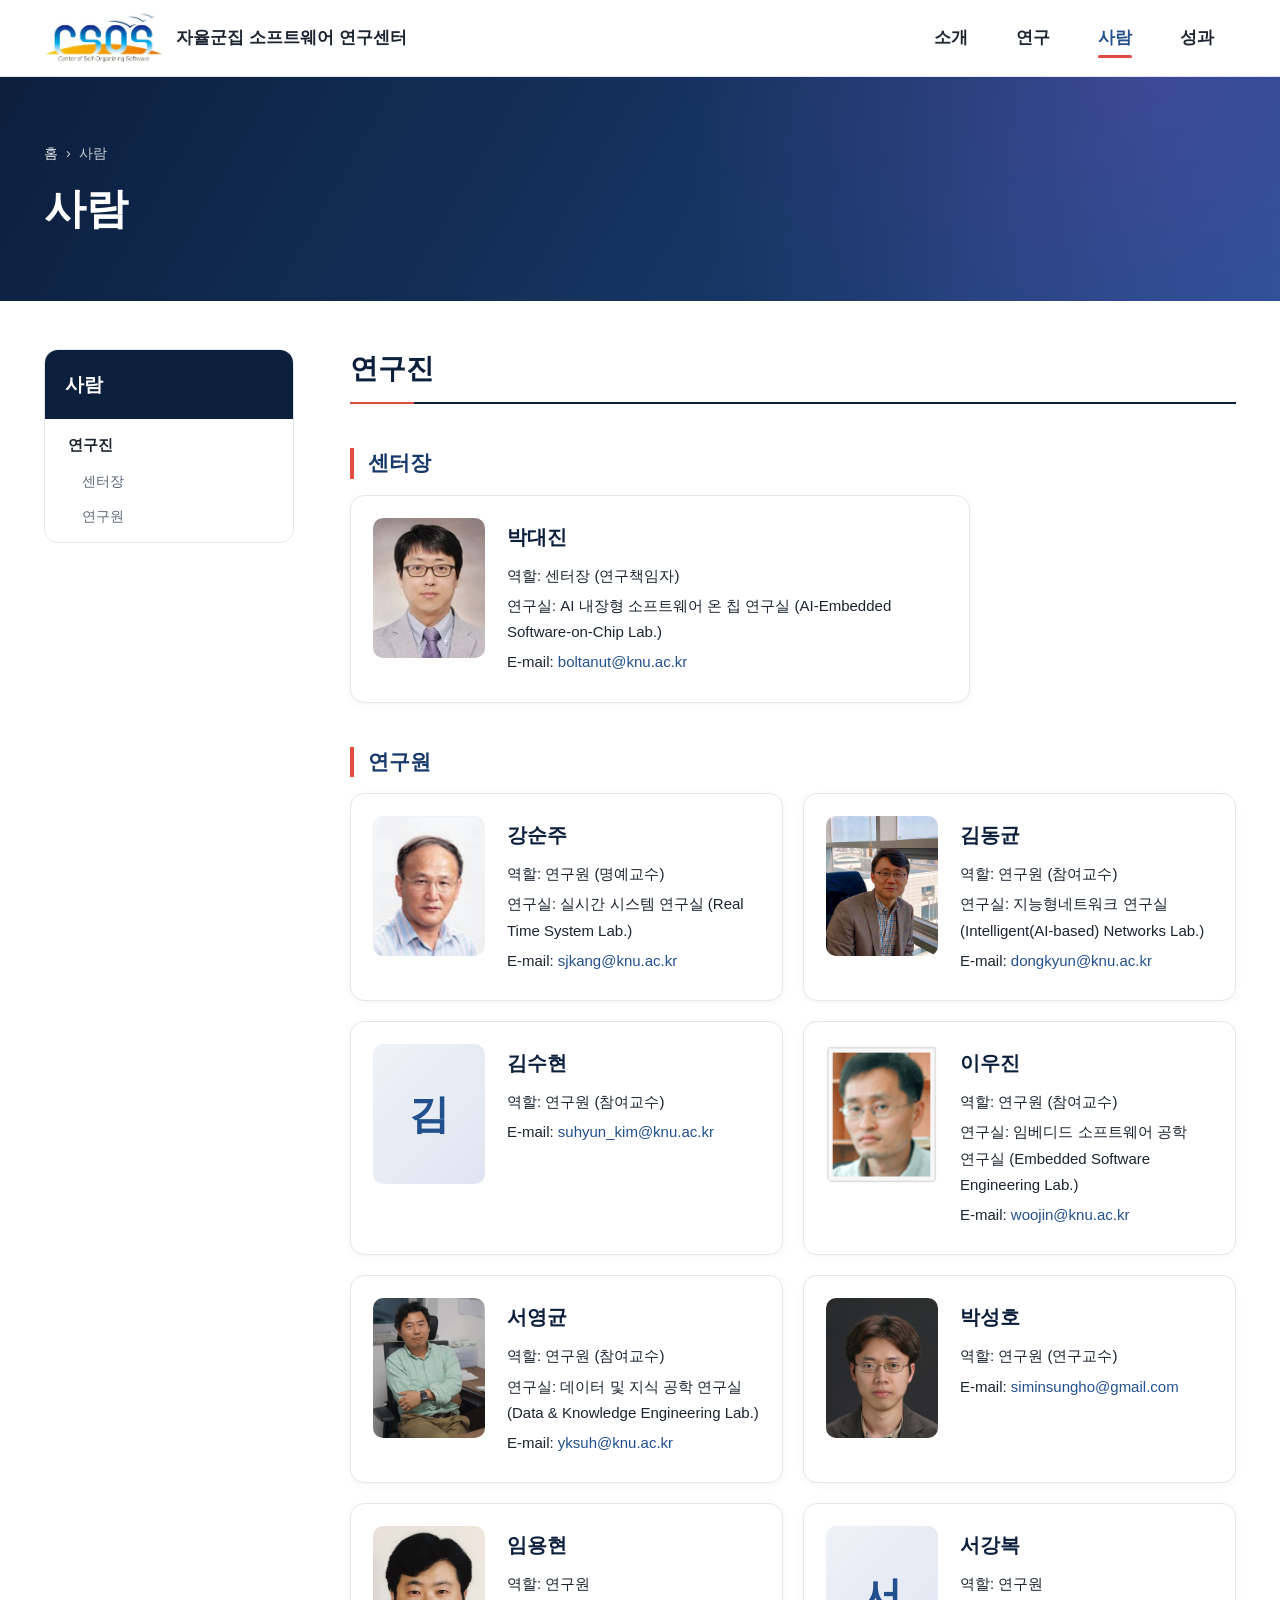
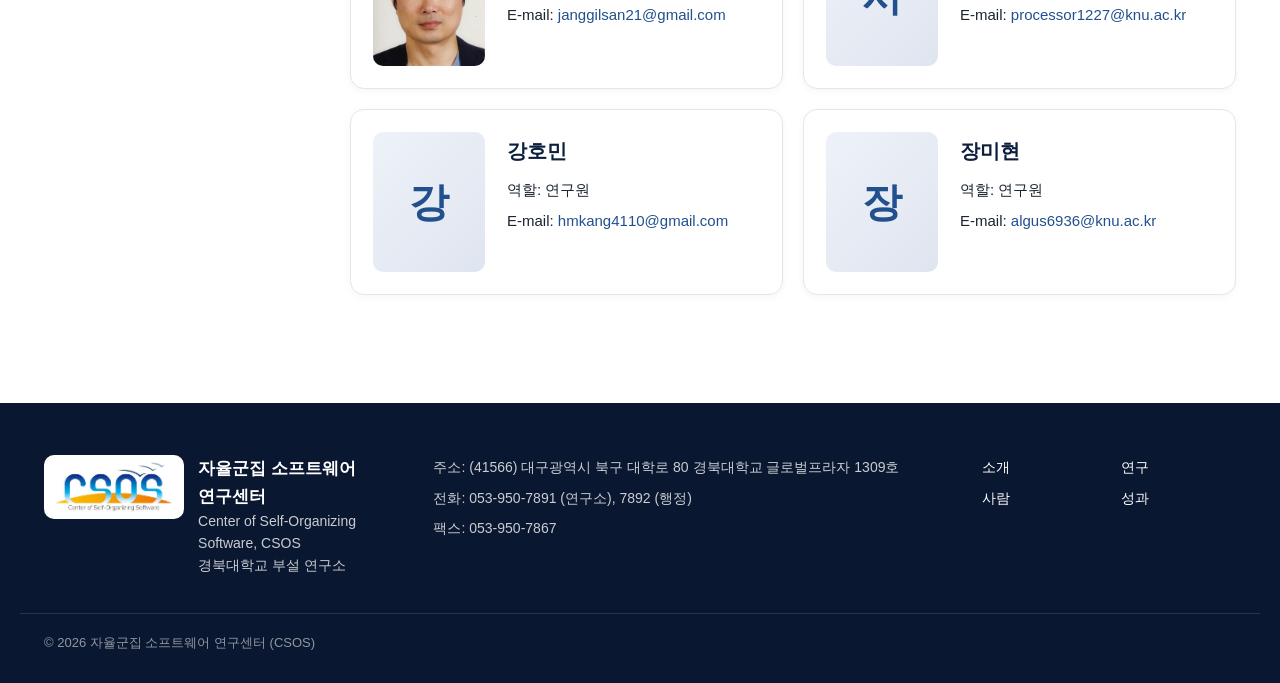
<file: people.html>
<!DOCTYPE html>
<html lang="ko">
<head>
<meta charset="utf-8">
<meta name="viewport" content="width=device-width, initial-scale=1">
<title>사람 | CSOS 자율군집 소프트웨어 연구센터</title>
<meta name="description" content="사람 - 경북대학교 자율군집 소프트웨어 연구센터 (CSOS)">
<link rel="icon" type="image/png" href="assets/images/csos_favicon.png">
<link rel="stylesheet" href="assets/css/style.css">
</head>
<body>
<a class="skip" href="#main">본문 바로가기</a>
<header class="site-header">
  <div class="wrap header-inner">
    <a class="brand" href="index.html">
      <img src="assets/images/csos_logo.png" alt="CSOS" width="538" height="233">
      <span class="brand-text"><span class="brand-ko">자율군집 소프트웨어 연구센터</span></span>
    </a>
    <button class="nav-toggle" type="button" aria-expanded="false" aria-controls="site-nav">
      <span class="bar" aria-hidden="true"></span><span class="bar" aria-hidden="true"></span><span class="bar" aria-hidden="true"></span>
      <span class="sr">메뉴 열기</span>
    </button>
    <nav id="site-nav" class="site-nav" aria-label="주 메뉴"><ul class="nav-list"><li class="nav-item"><a class="nav-top" href="about.html">소개</a><ul class="dropdown"><li><a href="about.html#intro">센터 소개</a></li><li><a href="about.html#greeting">인사말</a></li><li><a href="about.html#vision-goals">비전과 목표</a></li><li><a href="about.html#history">연혁</a></li><li><a href="about.html#contact">위치 및 연락처</a></li></ul></li><li class="nav-item"><a class="nav-top" href="research.html">연구</a><ul class="dropdown"><li><a href="research.html#swarm-thing-intelligence">자율군집 사물지능</a></li><li><a href="research.html#research-content">연구 내용</a></li><li><a href="research.html#dean-node">DEAN 노드 기반 ADL 실시간 수집 및 분석</a></li></ul></li><li class="nav-item"><a class="nav-top" href="people.html" aria-current="page">사람</a><ul class="dropdown"><li><a href="people.html#director">센터장</a></li><li><a href="people.html#members">연구원</a></li></ul></li><li class="nav-item"><a class="nav-top" href="achievements.html">성과</a><ul class="dropdown"><li><a href="achievements.html#period-results">기간별 정량 성과</a></li><li><a href="achievements.html#papers">논문</a></li><li><a href="achievements.html#patents">특허</a></li><li><a href="achievements.html#tech-transfer">기술이전</a></li><li><a href="achievements.html#awards">수상</a></li></ul></li></ul></nav>
  </div>
</header>
<div class="page-banner">
  <div class="wrap">
    <nav class="breadcrumb" aria-label="현재 위치"><ol><li><a href="index.html">홈</a></li><li aria-current="page">사람</li></ol></nav>
    <h1>사람</h1>
  </div>
</div>
<div class="wrap page-body">
  <aside class="subnav" aria-label="사람 하위 메뉴">
    <details class="subnav-box" open>
      <summary>사람</summary>
      <ul><li class="toc-l1"><a href="#researchers">연구진</a></li><li class="toc-l2"><a href="#director">센터장</a></li><li class="toc-l2"><a href="#members">연구원</a></li></ul>
    </details>
  </aside>
  <main id="main" class="content" tabindex="-1">
<section class="sec sec-l1" id="researchers" aria-labelledby="researchers-t">
<h2 id="researchers-t">연구진</h2>
<section class="sec sec-l2" id="director" aria-labelledby="director-t">
<h3 id="director-t">센터장</h3>
<div class="people-grid"><article class="person"><div class="person-photo"><img src="assets/images/fig_005101_01_photo_park_daejin.jpg" alt="박대진" width="120" height="150" loading="lazy" decoding="async"></div><div class="person-body"><h4 class="person-name">박대진</h4><ul><li>역할: 센터장 (연구책임자)</li><li>연구실: AI 내장형 소프트웨어 온 칩 연구실 (AI-Embedded Software-on-Chip Lab.)</li><li>E-mail: <a href="mailto:boltanut@knu.ac.kr">boltanut@knu.ac.kr</a></li></ul>
</div></article>
</div>
</section>
<section class="sec sec-l2" id="members" aria-labelledby="members-t">
<h3 id="members-t">연구원</h3>
<div class="people-grid"><article class="person"><div class="person-photo"><img src="assets/images/fig_005101_01_photo_kang_soonju.png" alt="강순주" width="155" height="197" loading="lazy" decoding="async"></div><div class="person-body"><h4 class="person-name">강순주</h4><ul><li>역할: 연구원 (명예교수)</li><li>연구실: 실시간 시스템 연구실 (Real Time System Lab.)</li><li>E-mail: <a href="mailto:sjkang@knu.ac.kr">sjkang@knu.ac.kr</a></li></ul>
</div></article>
<article class="person"><div class="person-photo"><img src="assets/images/fig_005101_01_photo_kim_dongkyun.jpg" alt="김동균" width="300" height="400" loading="lazy" decoding="async"></div><div class="person-body"><h4 class="person-name">김동균</h4><ul><li>역할: 연구원 (참여교수)</li><li>연구실: 지능형네트워크 연구실 (Intelligent(AI-based) Networks Lab.)</li><li>E-mail: <a href="mailto:dongkyun@knu.ac.kr">dongkyun@knu.ac.kr</a></li></ul>
</div></article>
<article class="person"><div class="person-photo"><span class="avatar" aria-hidden="true">김</span></div><div class="person-body"><h4 class="person-name">김수현</h4><ul><li>역할: 연구원 (참여교수)</li><li>E-mail: <a href="mailto:suhyun_kim@knu.ac.kr">suhyun_kim@knu.ac.kr</a></li></ul>
</div></article>
<article class="person"><div class="person-photo"><img src="assets/images/fig_005101_01_photo_lee_woojin.jpg" alt="이우진" width="107" height="130" loading="lazy" decoding="async"></div><div class="person-body"><h4 class="person-name">이우진</h4><ul><li>역할: 연구원 (참여교수)</li><li>연구실: 임베디드 소프트웨어 공학 연구실 (Embedded Software Engineering Lab.)</li><li>E-mail: <a href="mailto:woojin@knu.ac.kr">woojin@knu.ac.kr</a></li></ul>
</div></article>
<article class="person"><div class="person-photo"><img src="assets/images/fig_005101_01_photo_suh_youngkyun.jpg" alt="서영균" width="600" height="751" loading="lazy" decoding="async"></div><div class="person-body"><h4 class="person-name">서영균</h4><ul><li>역할: 연구원 (참여교수)</li><li>연구실: 데이터 및 지식 공학 연구실 (Data &amp; Knowledge Engineering Lab.)</li><li>E-mail: <a href="mailto:yksuh@knu.ac.kr">yksuh@knu.ac.kr</a></li></ul>
</div></article>
<article class="person"><div class="person-photo"><img src="assets/images/fig_005101_01_photo_park_sungho.png" alt="박성호" width="600" height="736" loading="lazy" decoding="async"></div><div class="person-body"><h4 class="person-name">박성호</h4><ul><li>역할: 연구원 (연구교수)</li><li>E-mail: <a href="mailto:siminsungho@gmail.com">siminsungho@gmail.com</a></li></ul>
</div></article>
<article class="person"><div class="person-photo"><img src="assets/images/fig_005101_01_photo_lim_yonghyun.jpg" alt="임용현" width="600" height="797" loading="lazy" decoding="async"></div><div class="person-body"><h4 class="person-name">임용현</h4><ul><li>역할: 연구원</li><li>E-mail: <a href="mailto:janggilsan21@gmail.com">janggilsan21@gmail.com</a></li></ul>
</div></article>
<article class="person"><div class="person-photo"><span class="avatar" aria-hidden="true">서</span></div><div class="person-body"><h4 class="person-name">서강복</h4><ul><li>역할: 연구원</li><li>E-mail: <a href="mailto:processor1227@knu.ac.kr">processor1227@knu.ac.kr</a></li></ul>
</div></article>
<article class="person"><div class="person-photo"><span class="avatar" aria-hidden="true">강</span></div><div class="person-body"><h4 class="person-name">강호민</h4><ul><li>역할: 연구원</li><li>E-mail: <a href="mailto:hmkang4110@gmail.com">hmkang4110@gmail.com</a></li></ul>
</div></article>
<article class="person"><div class="person-photo"><span class="avatar" aria-hidden="true">장</span></div><div class="person-body"><h4 class="person-name">장미현</h4><ul><li>역할: 연구원</li><li>E-mail: <a href="mailto:algus6936@knu.ac.kr">algus6936@knu.ac.kr</a></li></ul>
</div></article>
</div>
</section>
</section>

  </main>
</div>
<footer class="site-footer">
  <div class="wrap footer-inner">
    <div class="footer-brand">
      <img src="assets/images/csos_logo.png" alt="CSOS" width="538" height="233">
      <div><strong>자율군집 소프트웨어 연구센터</strong><span>Center of Self-Organizing Software, CSOS</span><span>경북대학교 부설 연구소</span></div>
    </div>
    <ul class="footer-contact"><li>주소: (41566) 대구광역시 북구 대학로 80 경북대학교 글로벌프라자 1309호</li><li>전화: 053-950-7891 (연구소), 7892 (행정)</li><li>팩스: 053-950-7867</li></ul>
    <ul class="footer-links"><li><a href="about.html">소개</a></li><li><a href="research.html">연구</a></li><li><a href="people.html">사람</a></li><li><a href="achievements.html">성과</a></li></ul>
  </div>
  <div class="wrap footer-bottom">&copy; 2026 자율군집 소프트웨어 연구센터 (CSOS)</div>
</footer>
<script src="assets/js/main.js"></script>
</body>
</html>
</file>
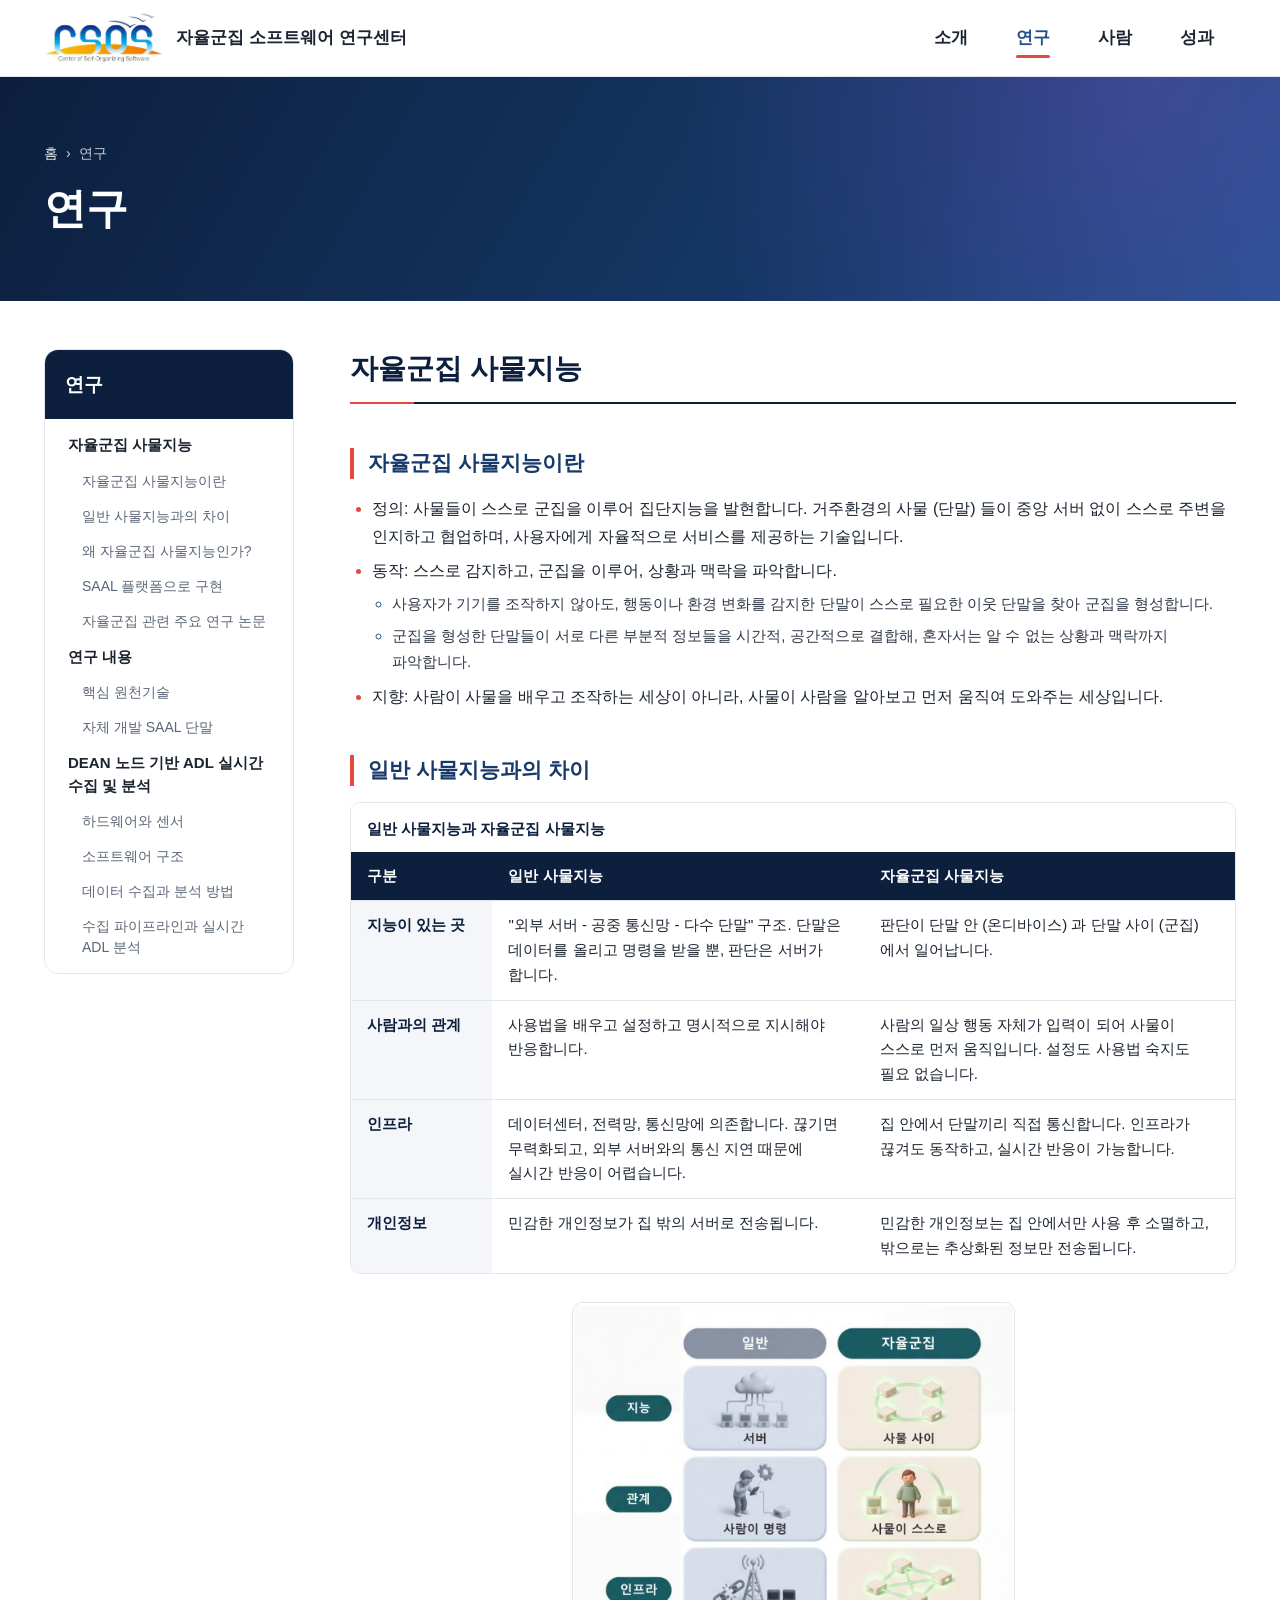
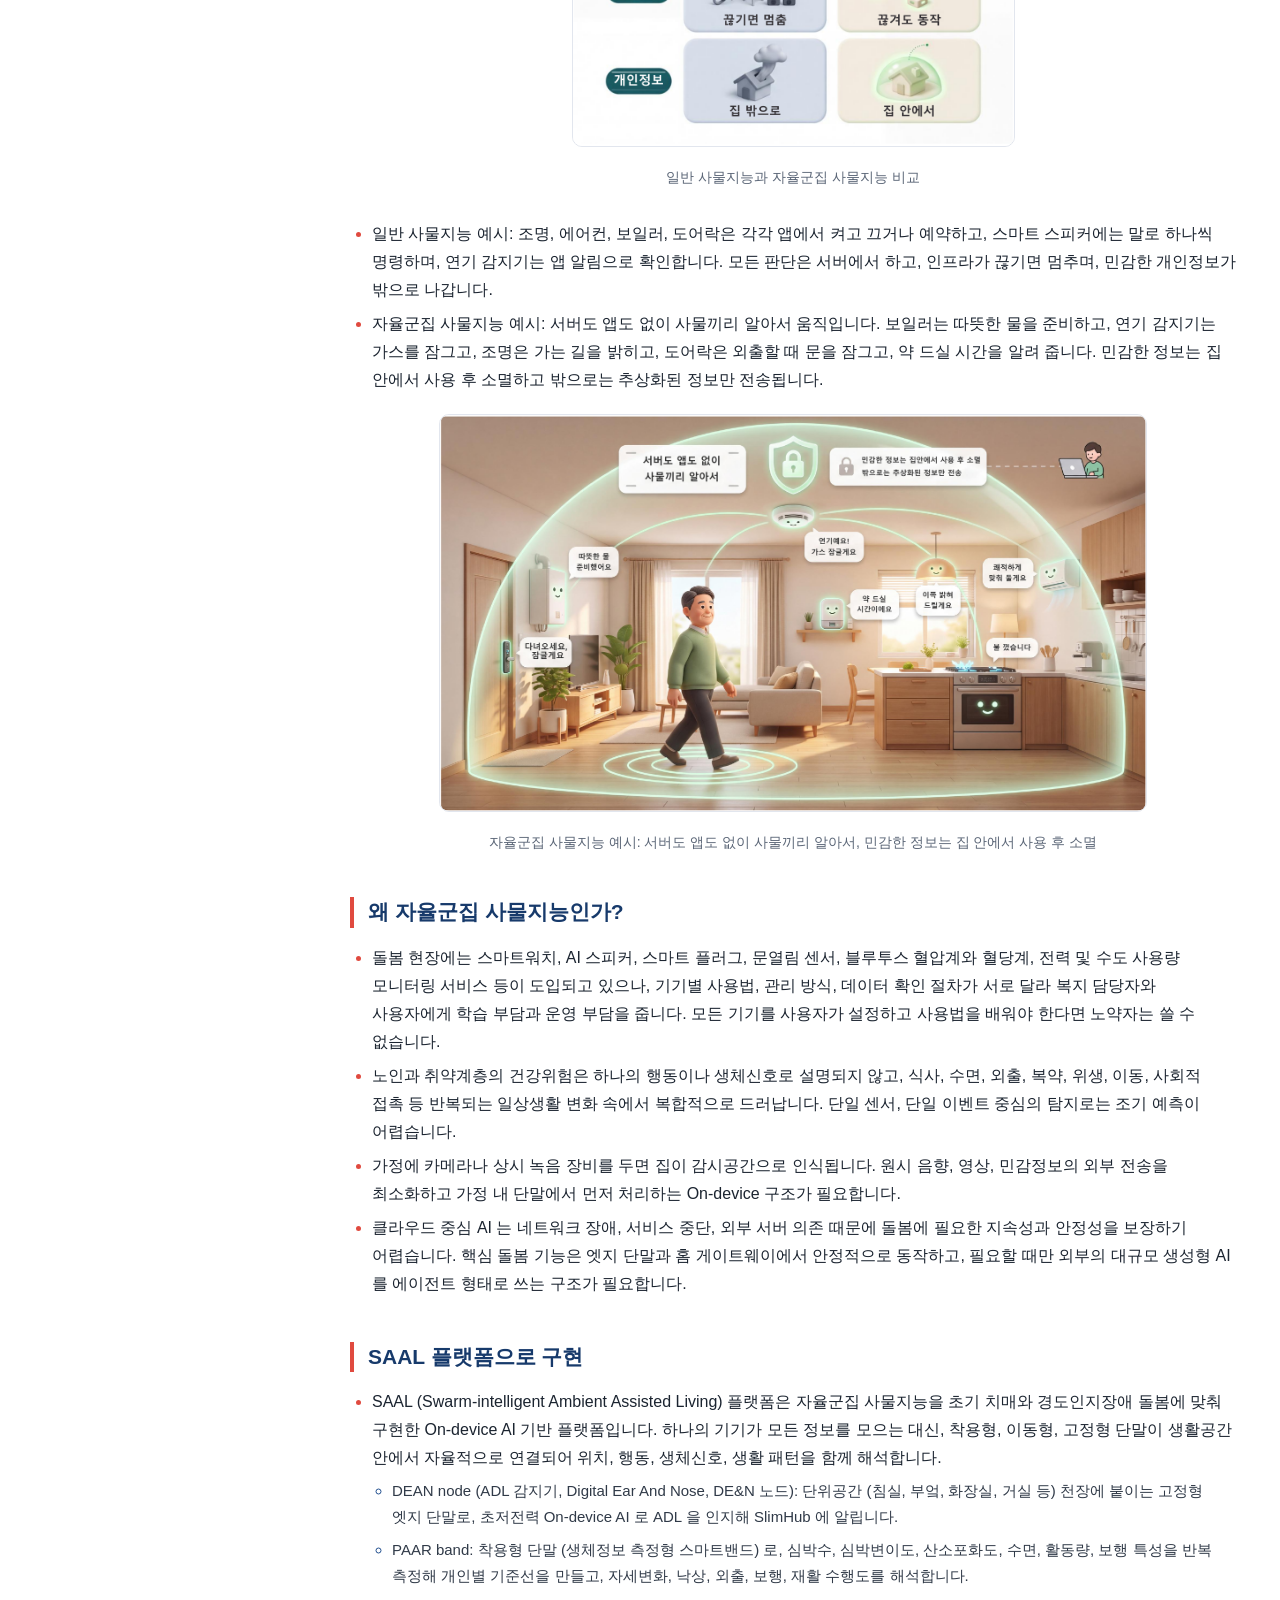
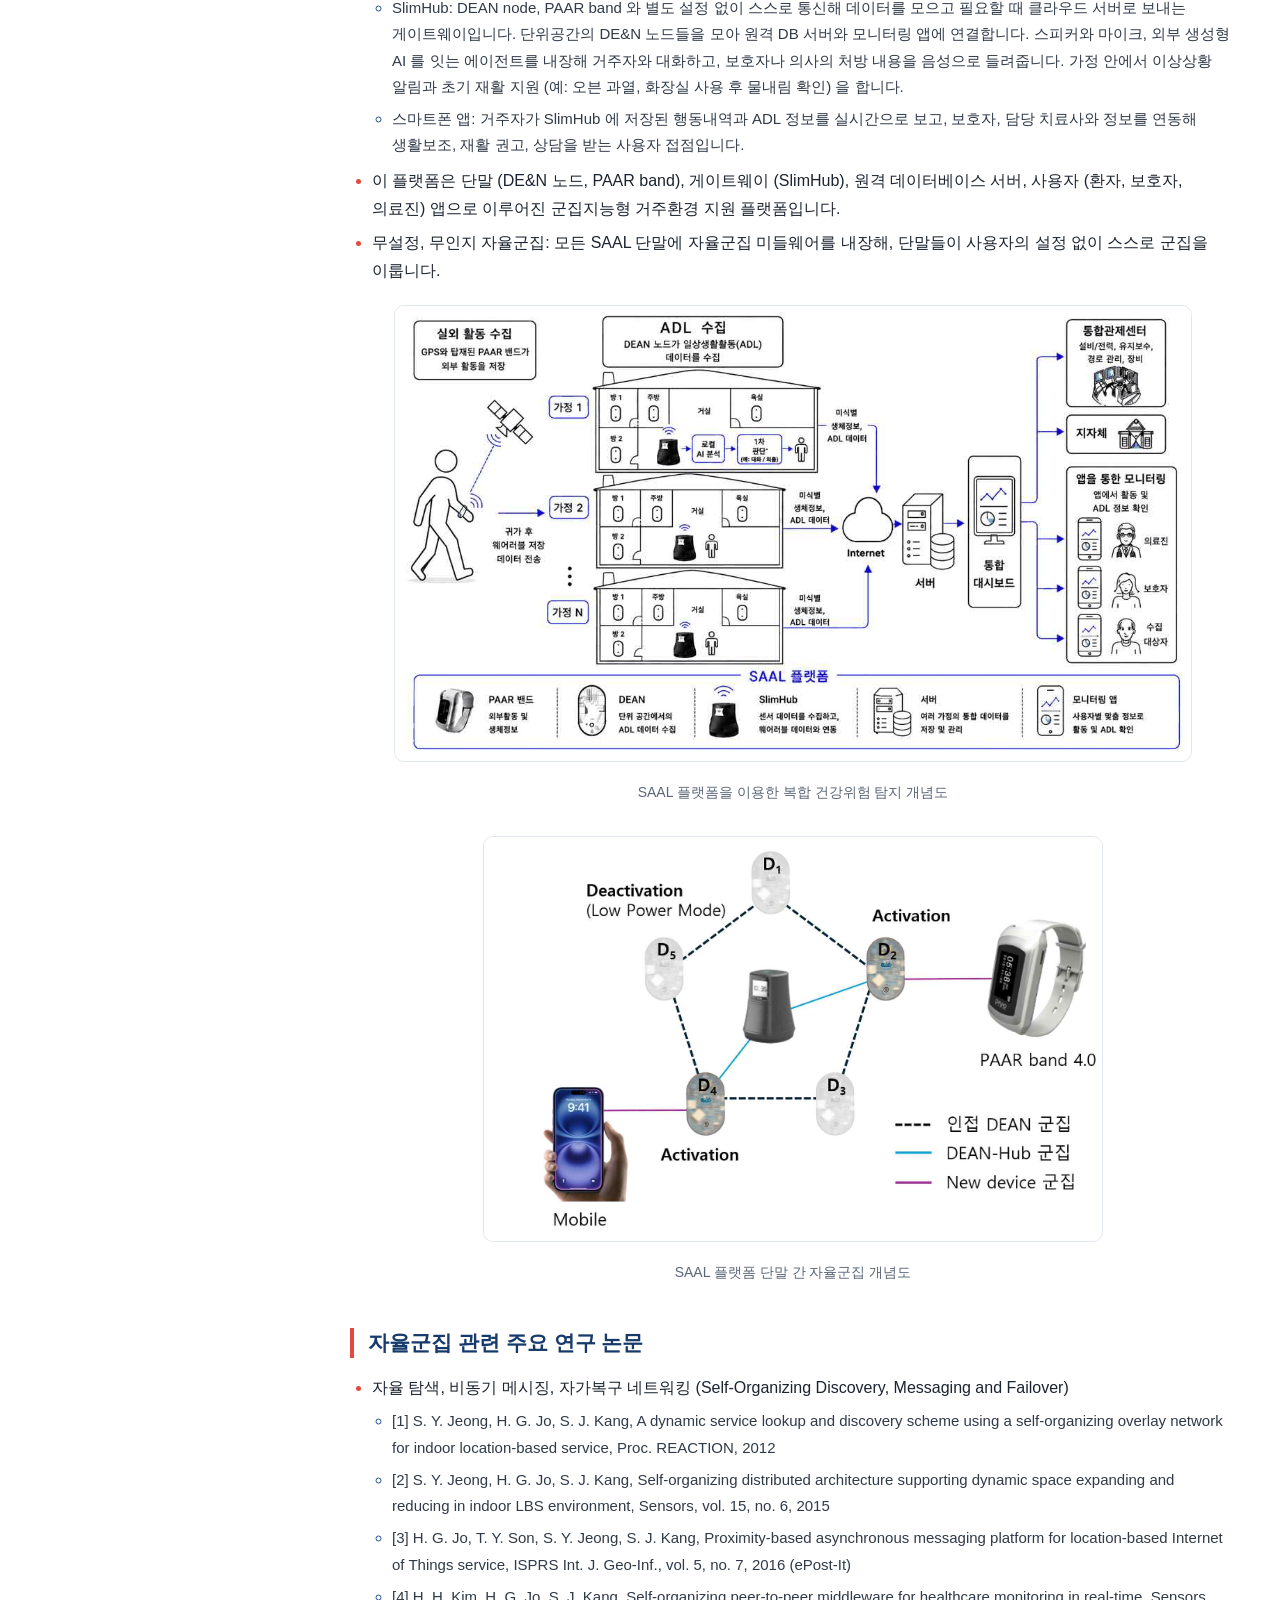
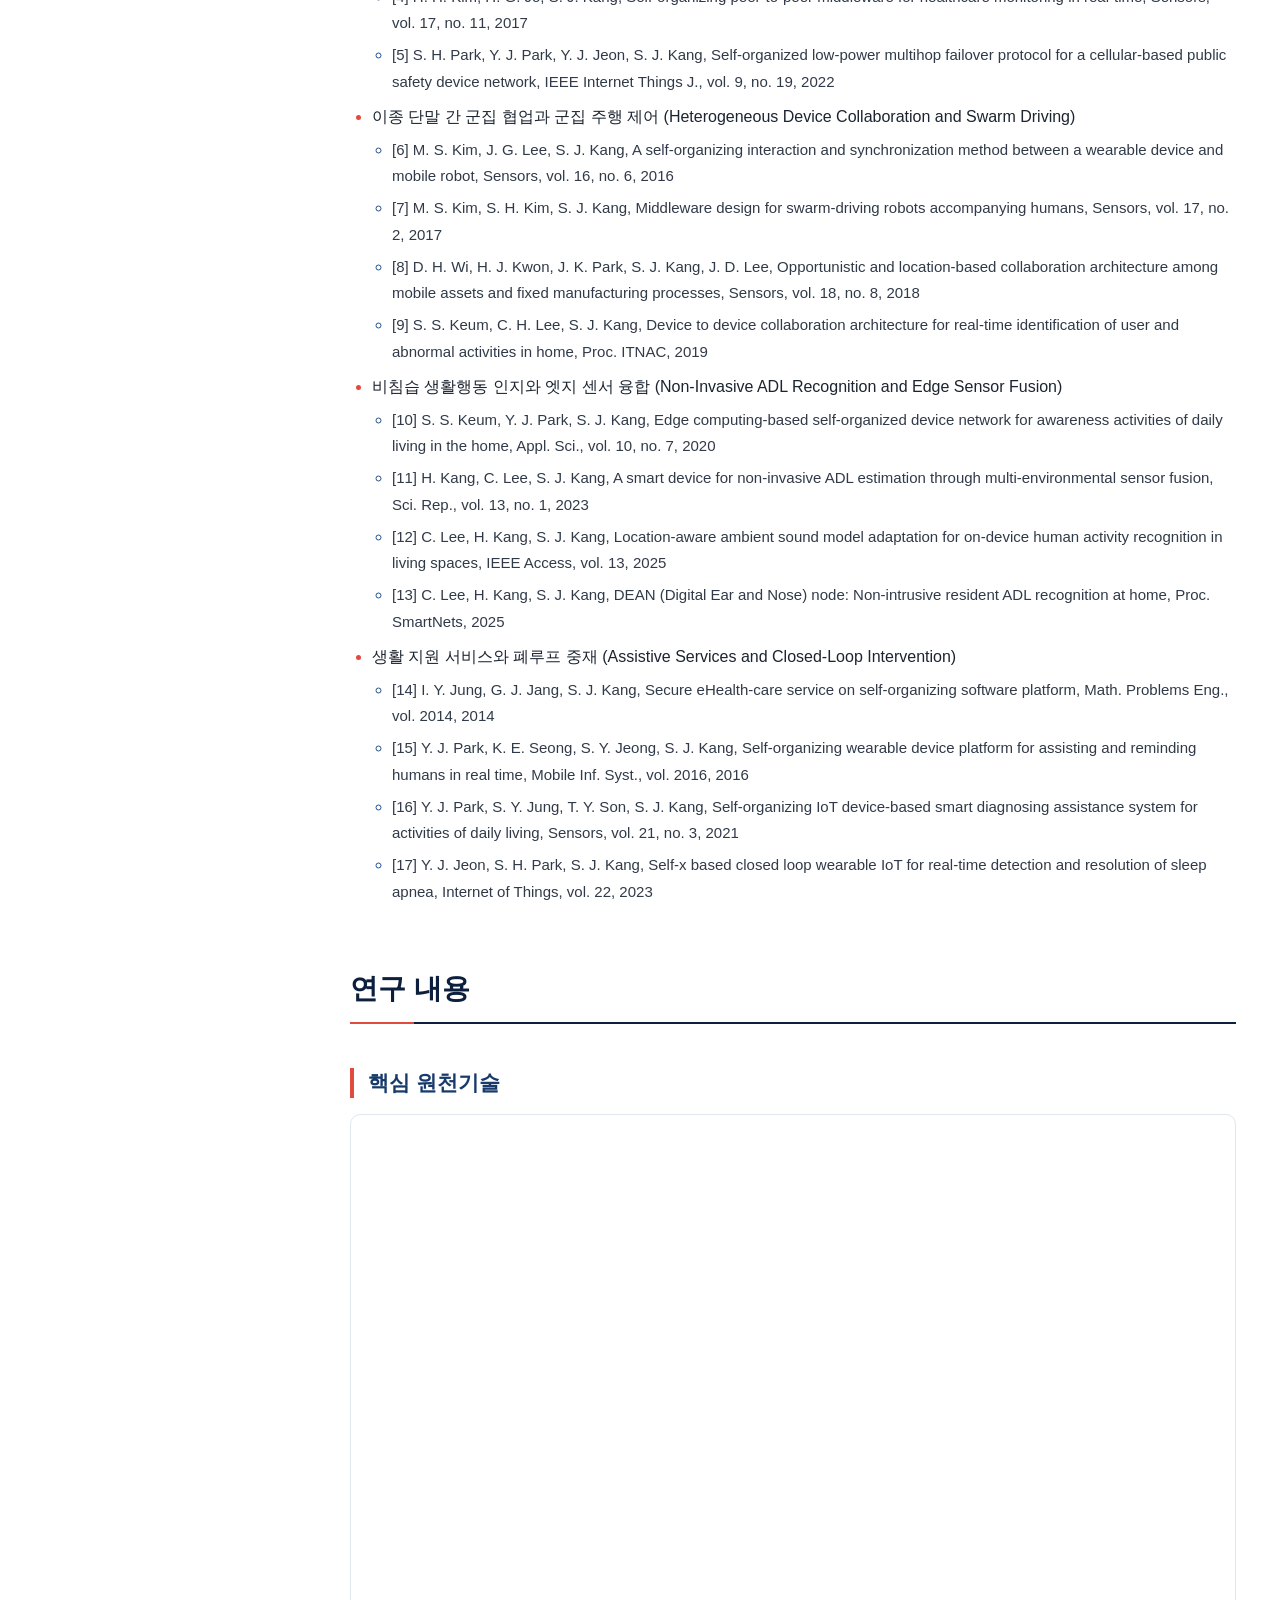
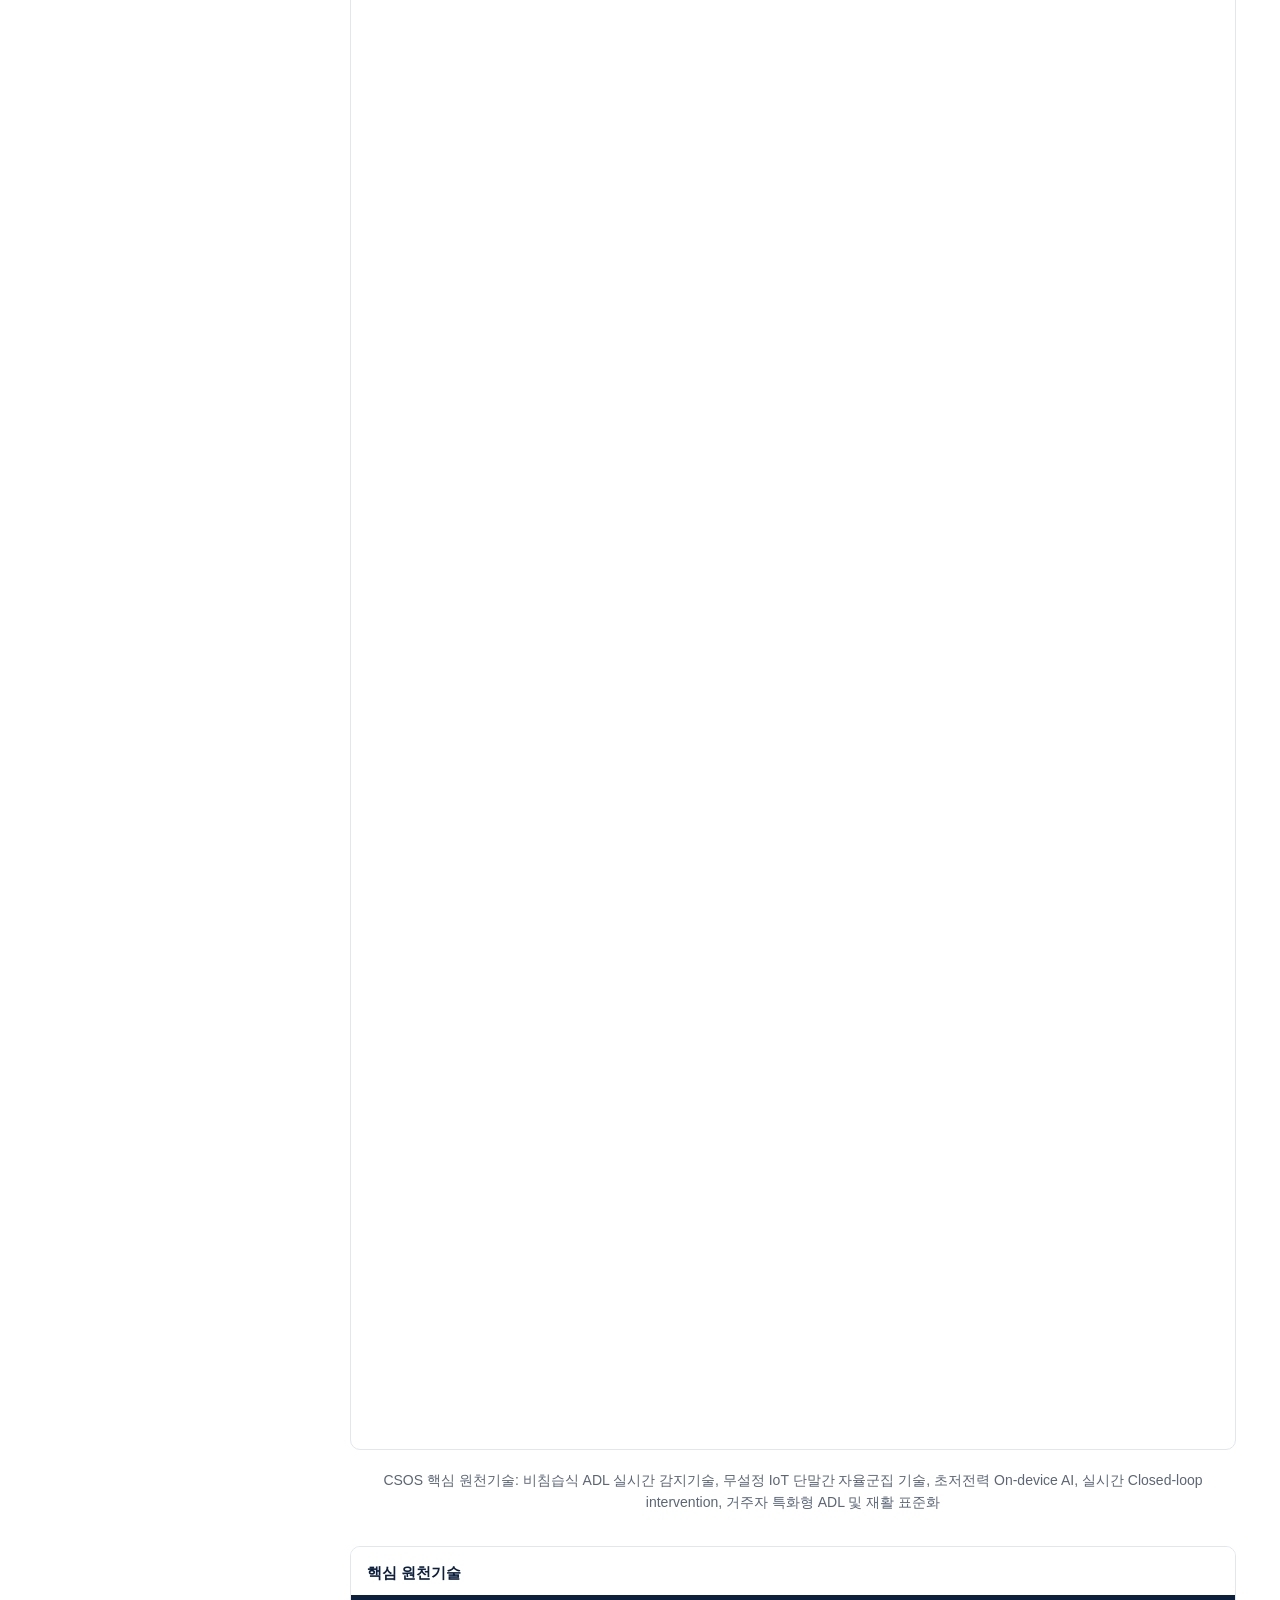
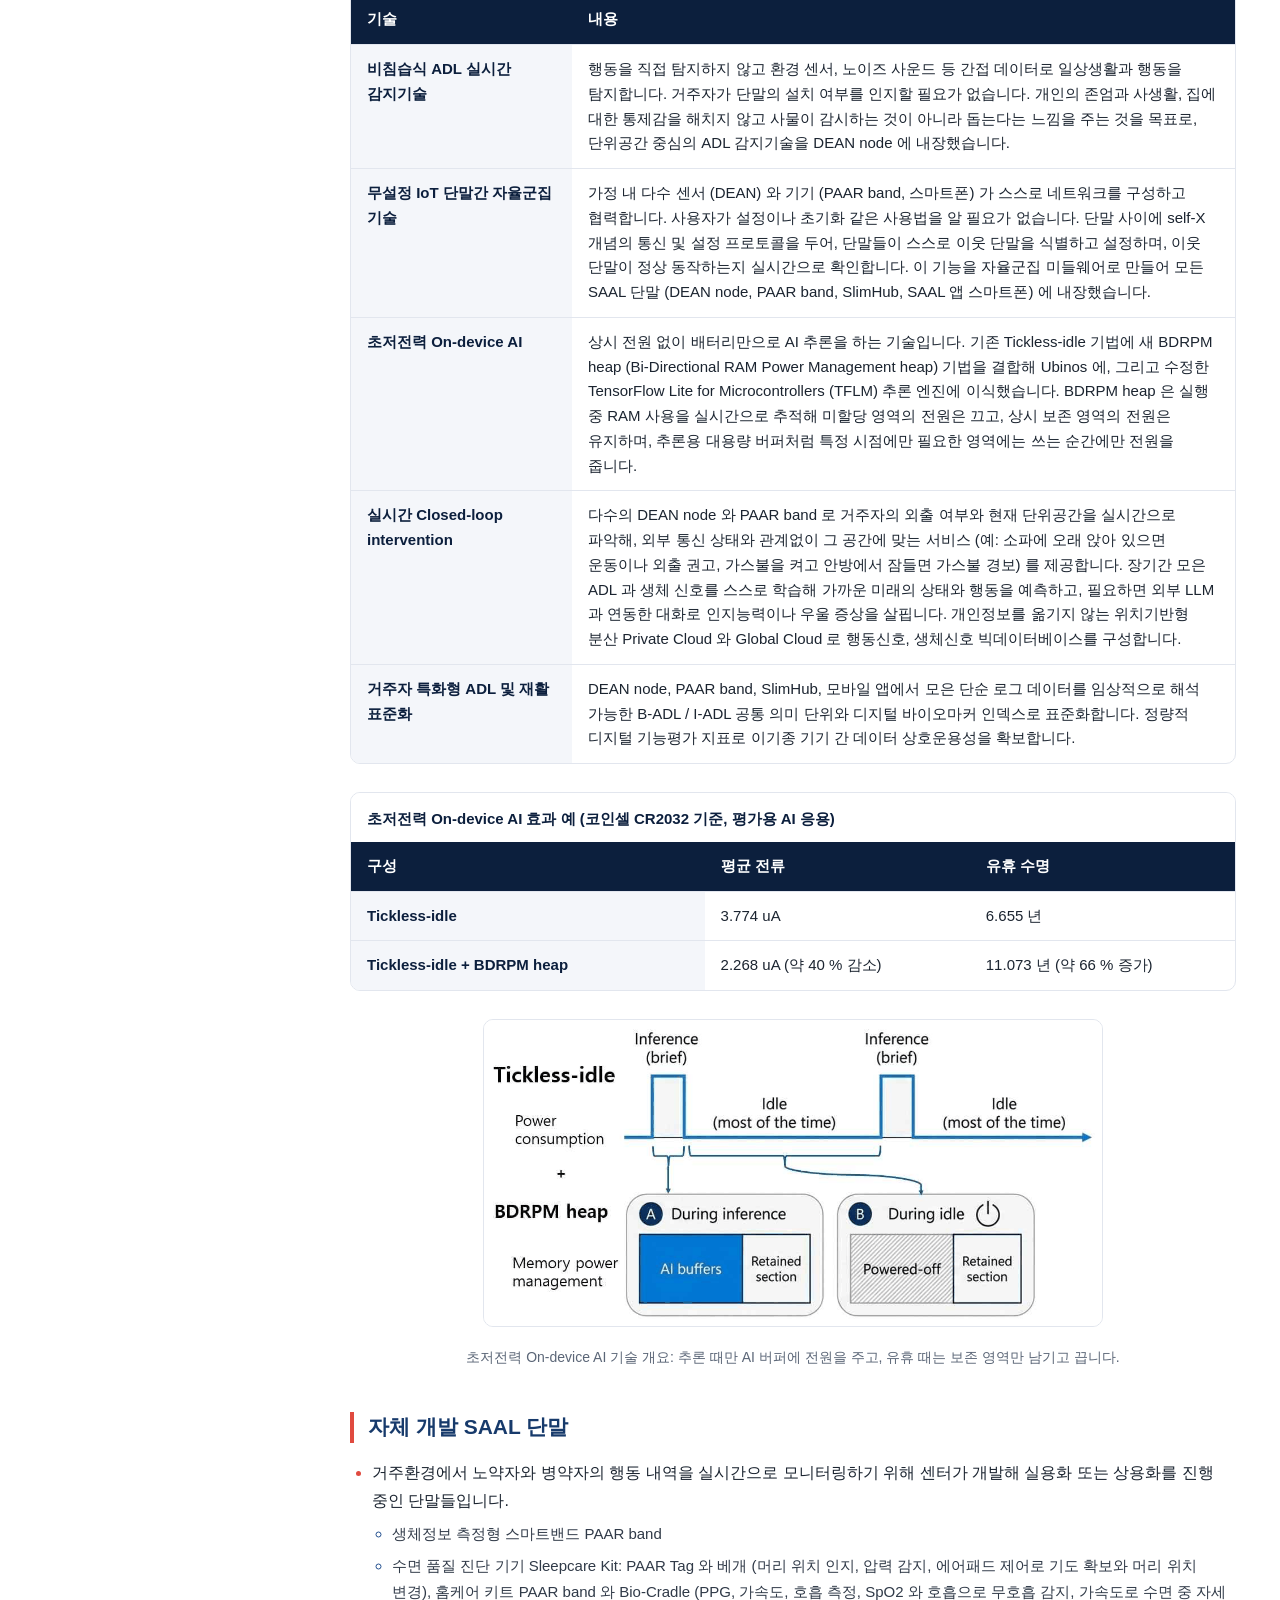
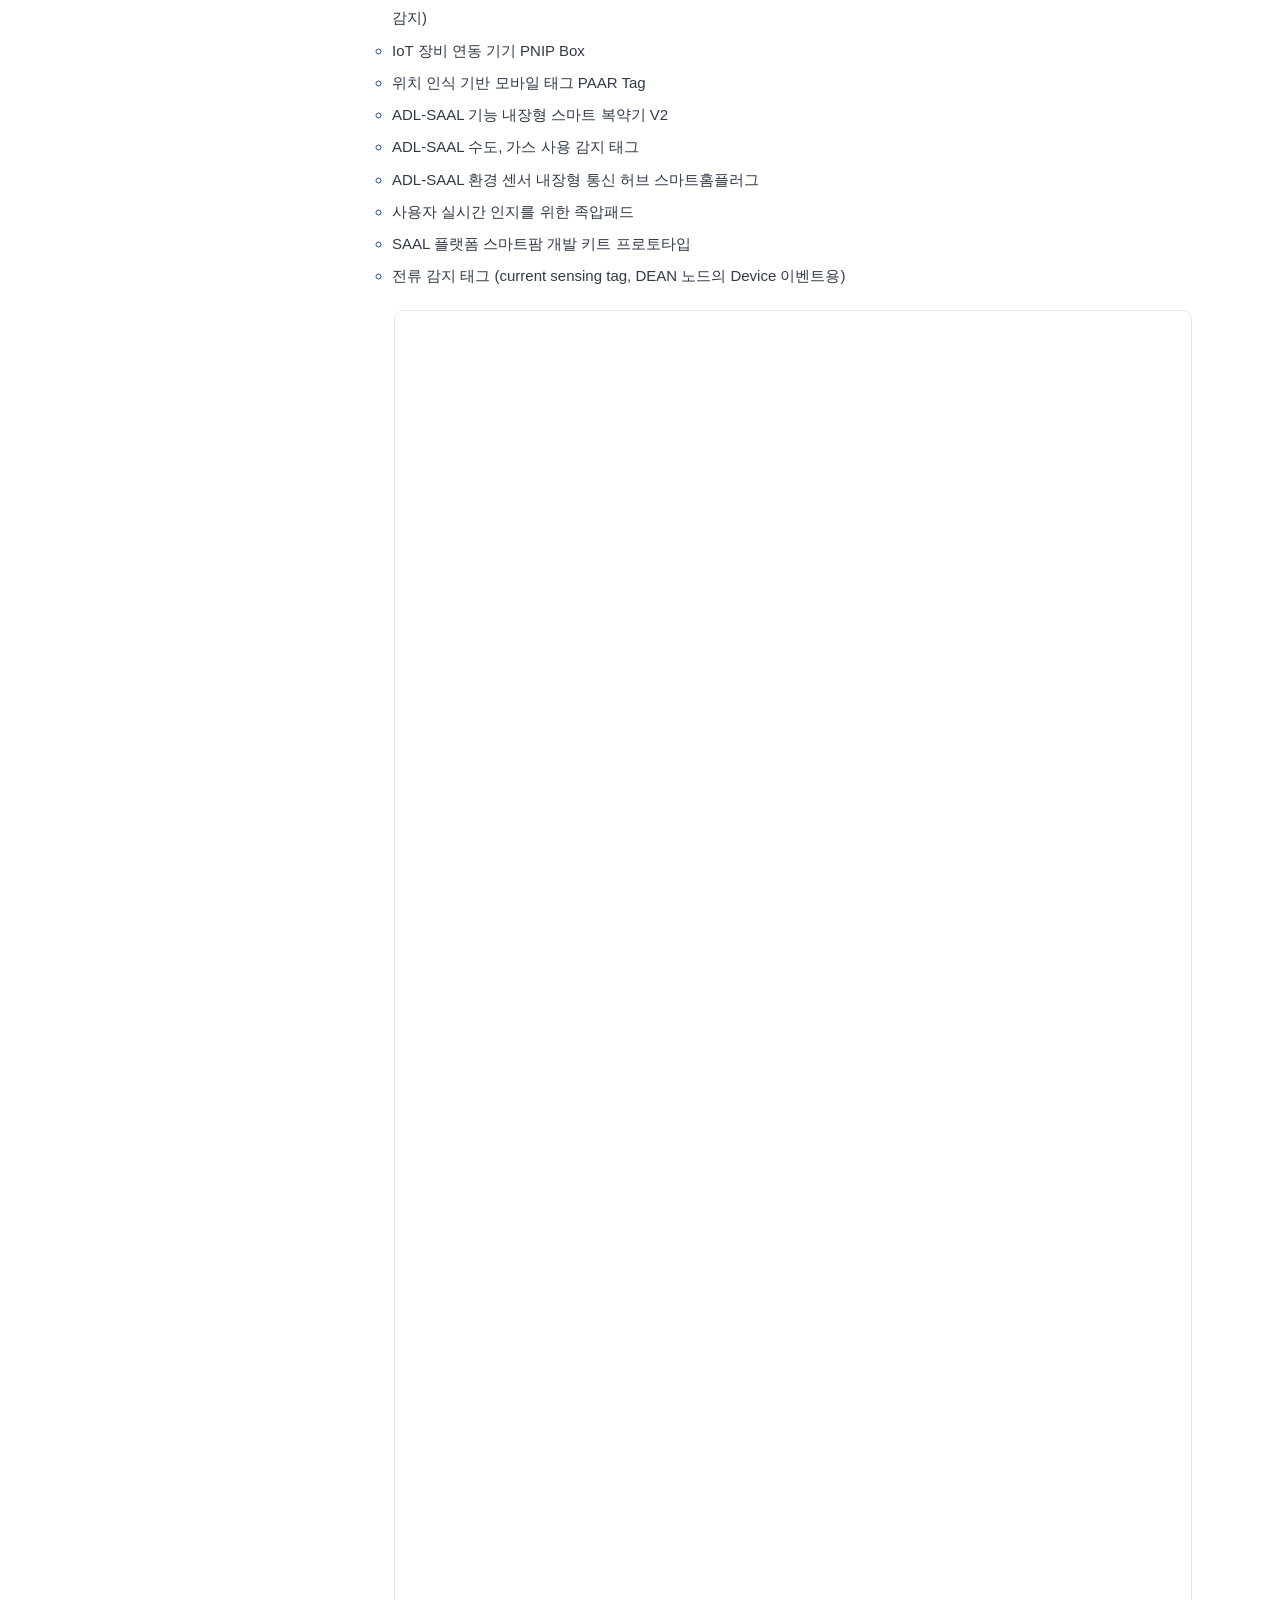
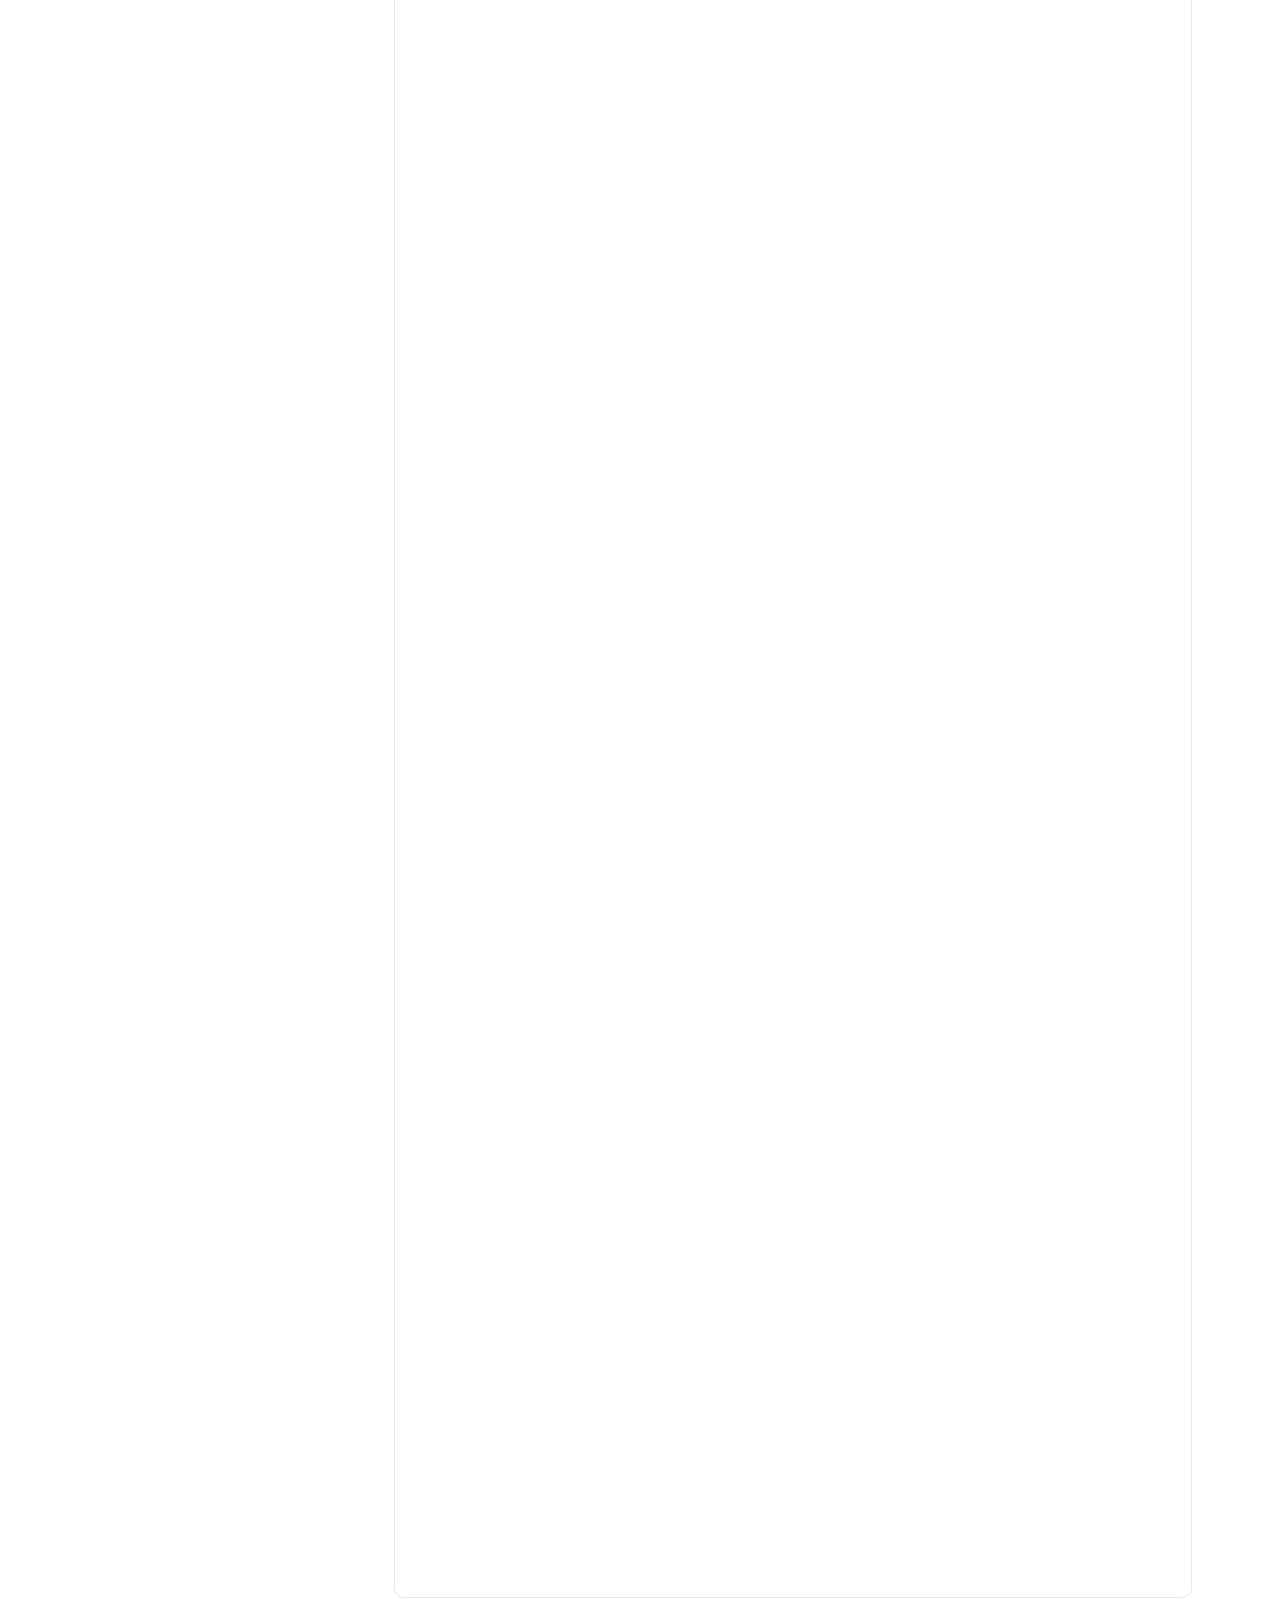
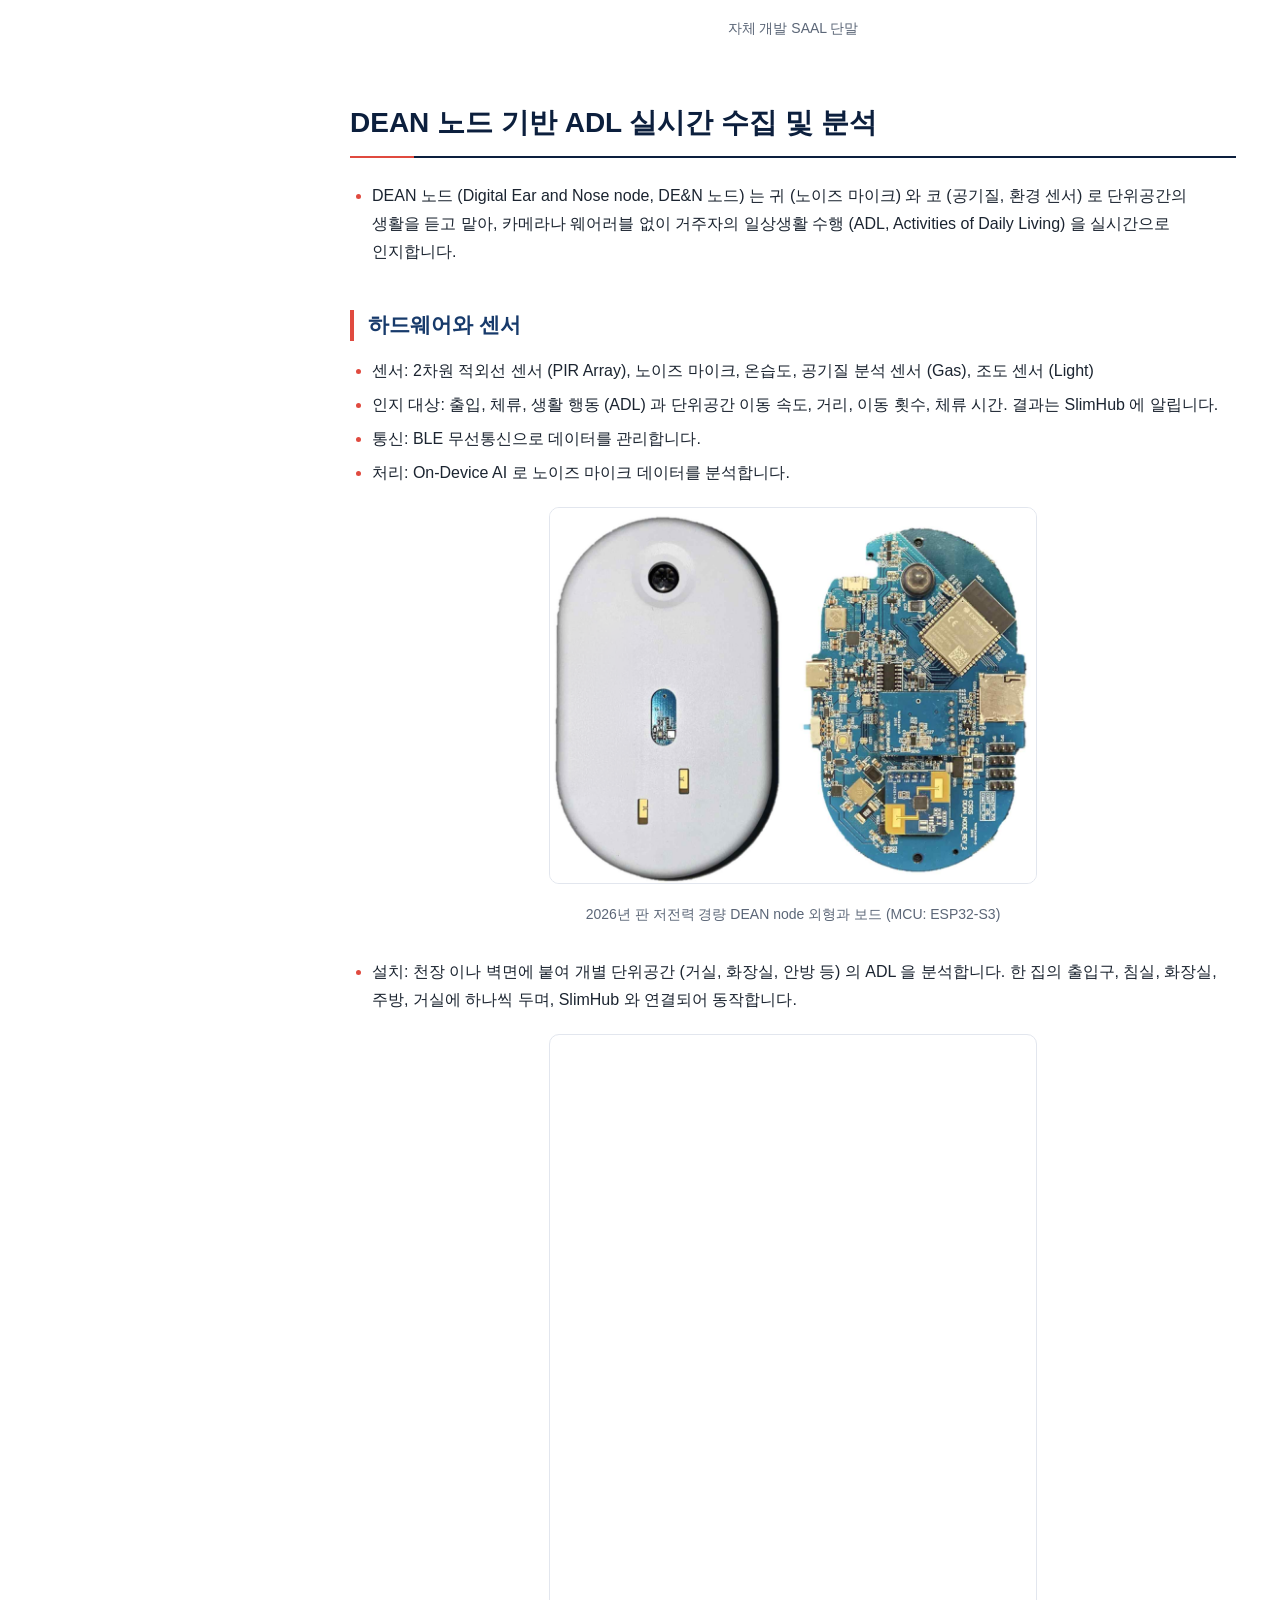
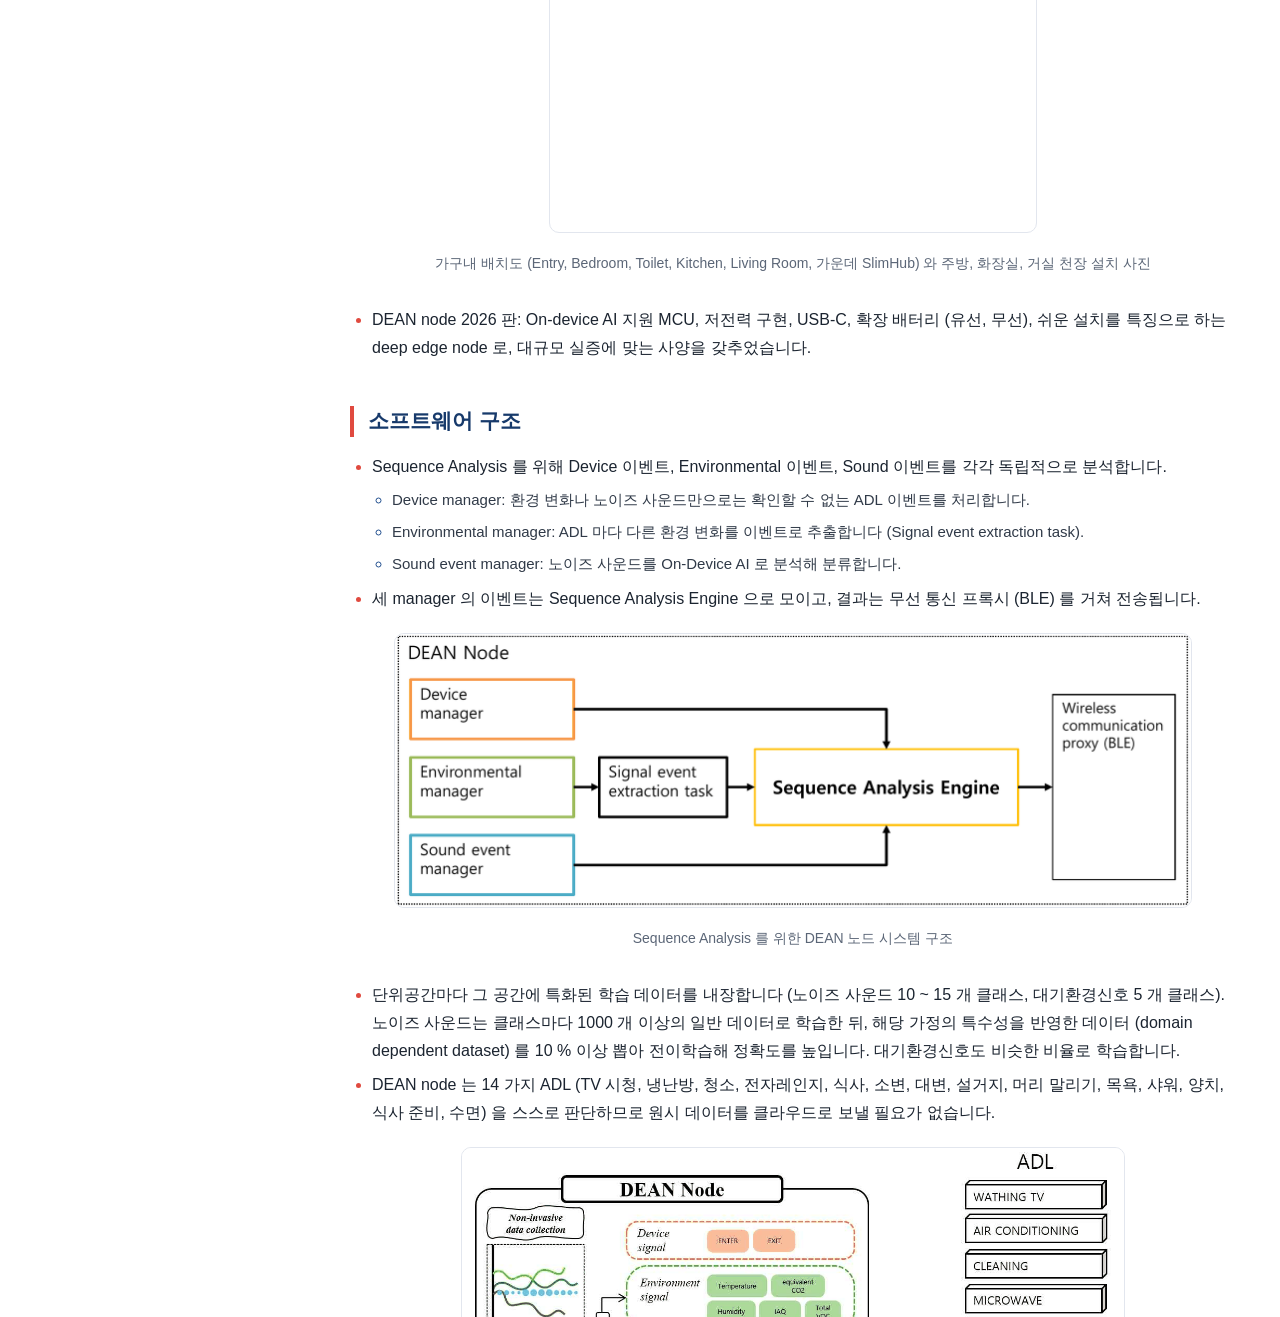
<file: research.html>
<!DOCTYPE html>
<html lang="ko">
<head>
<meta charset="utf-8">
<meta name="viewport" content="width=device-width, initial-scale=1">
<title>연구 | CSOS 자율군집 소프트웨어 연구센터</title>
<meta name="description" content="연구 - 경북대학교 자율군집 소프트웨어 연구센터 (CSOS)">
<link rel="icon" type="image/png" href="assets/images/csos_favicon.png">
<link rel="stylesheet" href="assets/css/style.css">
</head>
<body>
<a class="skip" href="#main">본문 바로가기</a>
<header class="site-header">
  <div class="wrap header-inner">
    <a class="brand" href="index.html">
      <img src="assets/images/csos_logo.png" alt="CSOS" width="538" height="233">
      <span class="brand-text"><span class="brand-ko">자율군집 소프트웨어 연구센터</span></span>
    </a>
    <button class="nav-toggle" type="button" aria-expanded="false" aria-controls="site-nav">
      <span class="bar" aria-hidden="true"></span><span class="bar" aria-hidden="true"></span><span class="bar" aria-hidden="true"></span>
      <span class="sr">메뉴 열기</span>
    </button>
    <nav id="site-nav" class="site-nav" aria-label="주 메뉴"><ul class="nav-list"><li class="nav-item"><a class="nav-top" href="about.html">소개</a><ul class="dropdown"><li><a href="about.html#intro">센터 소개</a></li><li><a href="about.html#greeting">인사말</a></li><li><a href="about.html#vision-goals">비전과 목표</a></li><li><a href="about.html#history">연혁</a></li><li><a href="about.html#contact">위치 및 연락처</a></li></ul></li><li class="nav-item"><a class="nav-top" href="research.html" aria-current="page">연구</a><ul class="dropdown"><li><a href="research.html#swarm-thing-intelligence">자율군집 사물지능</a></li><li><a href="research.html#research-content">연구 내용</a></li><li><a href="research.html#dean-node">DEAN 노드 기반 ADL 실시간 수집 및 분석</a></li></ul></li><li class="nav-item"><a class="nav-top" href="people.html">사람</a><ul class="dropdown"><li><a href="people.html#director">센터장</a></li><li><a href="people.html#members">연구원</a></li></ul></li><li class="nav-item"><a class="nav-top" href="achievements.html">성과</a><ul class="dropdown"><li><a href="achievements.html#period-results">기간별 정량 성과</a></li><li><a href="achievements.html#papers">논문</a></li><li><a href="achievements.html#patents">특허</a></li><li><a href="achievements.html#tech-transfer">기술이전</a></li><li><a href="achievements.html#awards">수상</a></li></ul></li></ul></nav>
  </div>
</header>
<div class="page-banner">
  <div class="wrap">
    <nav class="breadcrumb" aria-label="현재 위치"><ol><li><a href="index.html">홈</a></li><li aria-current="page">연구</li></ol></nav>
    <h1>연구</h1>
  </div>
</div>
<div class="wrap page-body">
  <aside class="subnav" aria-label="연구 하위 메뉴">
    <details class="subnav-box" open>
      <summary>연구</summary>
      <ul><li class="toc-l1"><a href="#swarm-thing-intelligence">자율군집 사물지능</a></li><li class="toc-l2"><a href="#what-is-swarm-thing-intelligence">자율군집 사물지능이란</a></li><li class="toc-l2"><a href="#difference">일반 사물지능과의 차이</a></li><li class="toc-l2"><a href="#why">왜 자율군집 사물지능인가?</a></li><li class="toc-l2"><a href="#saal-platform">SAAL 플랫폼으로 구현</a></li><li class="toc-l2"><a href="#key-papers">자율군집 관련 주요 연구 논문</a></li><li class="toc-l1"><a href="#research-content">연구 내용</a></li><li class="toc-l2"><a href="#core-technologies">핵심 원천기술</a></li><li class="toc-l2"><a href="#saal-devices">자체 개발 SAAL 단말</a></li><li class="toc-l1"><a href="#dean-node">DEAN 노드 기반 ADL 실시간 수집 및 분석</a></li><li class="toc-l2"><a href="#dean-hardware">하드웨어와 센서</a></li><li class="toc-l2"><a href="#dean-software">소프트웨어 구조</a></li><li class="toc-l2"><a href="#dean-data-analysis">데이터 수집과 분석 방법</a></li><li class="toc-l2"><a href="#dean-pipeline">수집 파이프라인과 실시간 ADL 분석</a></li></ul>
    </details>
  </aside>
  <main id="main" class="content" tabindex="-1">
<section class="sec sec-l1" id="swarm-thing-intelligence" aria-labelledby="swarm-thing-intelligence-t">
<h2 id="swarm-thing-intelligence-t">자율군집 사물지능</h2>
<section class="sec sec-l2" id="what-is-swarm-thing-intelligence" aria-labelledby="what-is-swarm-thing-intelligence-t">
<h3 id="what-is-swarm-thing-intelligence-t">자율군집 사물지능이란</h3>
<ul><li>정의: 사물들이 스스로 군집을 이루어 집단지능을 발현합니다. 거주환경의 사물 (단말) 들이 중앙 서버 없이 스스로 주변을 인지하고 협업하며, 사용자에게 자율적으로 서비스를 제공하는 기술입니다.</li><li>동작: 스스로 감지하고, 군집을 이루어, 상황과 맥락을 파악합니다.<ul><li>사용자가 기기를 조작하지 않아도, 행동이나 환경 변화를 감지한 단말이 스스로 필요한 이웃 단말을 찾아 군집을 형성합니다.</li><li>군집을 형성한 단말들이 서로 다른 부분적 정보들을 시간적, 공간적으로 결합해, 혼자서는 알 수 없는 상황과 맥락까지 파악합니다.</li></ul>
</li><li>지향: 사람이 사물을 배우고 조작하는 세상이 아니라, 사물이 사람을 알아보고 먼저 움직여 도와주는 세상입니다.</li></ul>
</section>
<section class="sec sec-l2" id="difference" aria-labelledby="difference-t">
<h3 id="difference-t">일반 사물지능과의 차이</h3>
<div class="table-wrap"><table><caption>일반 사물지능과 자율군집 사물지능</caption><colgroup><col style="width:16.0%"><col style="width:42.0%"><col style="width:42.0%"></colgroup><thead><tr><th scope="col">구분</th><th scope="col">일반 사물지능</th><th scope="col">자율군집 사물지능</th></tr></thead><tbody><tr><th scope="row">지능이 있는 곳</th><td>&quot;외부 서버 - 공중 통신망 - 다수 단말&quot; 구조. 단말은 데이터를 올리고 명령을 받을 뿐, 판단은 서버가 합니다.</td><td>판단이 단말 안 (온디바이스) 과 단말 사이 (군집) 에서 일어납니다.</td></tr><tr><th scope="row">사람과의 관계</th><td>사용법을 배우고 설정하고 명시적으로 지시해야 반응합니다.</td><td>사람의 일상 행동 자체가 입력이 되어 사물이 스스로 먼저 움직입니다. 설정도 사용법 숙지도 필요 없습니다.</td></tr><tr><th scope="row">인프라</th><td>데이터센터, 전력망, 통신망에 의존합니다. 끊기면 무력화되고, 외부 서버와의 통신 지연 때문에 실시간 반응이 어렵습니다.</td><td>집 안에서 단말끼리 직접 통신합니다. 인프라가 끊겨도 동작하고, 실시간 반응이 가능합니다.</td></tr><tr><th scope="row">개인정보</th><td>민감한 개인정보가 집 밖의 서버로 전송됩니다.</td><td>민감한 개인정보는 집 안에서만 사용 후 소멸하고, 밖으로는 추상화된 정보만 전송됩니다.</td></tr></tbody></table></div>
<figure class="fig" style="--w:50%"><a href="assets/images/fig_005101_01_swarm_vs_general_thing_intelligence.png" class="fig-link"><img src="assets/images/fig_005101_01_swarm_vs_general_thing_intelligence.png" alt="일반 사물지능과 자율군집 사물지능 비교" width="1080" height="1086" loading="lazy" decoding="async"></a><figcaption>일반 사물지능과 자율군집 사물지능 비교</figcaption></figure>
<ul><li>일반 사물지능 예시: 조명, 에어컨, 보일러, 도어락은 각각 앱에서 켜고 끄거나 예약하고, 스마트 스피커에는 말로 하나씩 명령하며, 연기 감지기는 앱 알림으로 확인합니다. 모든 판단은 서버에서 하고, 인프라가 끊기면 멈추며, 민감한 개인정보가 밖으로 나갑니다.</li><li>자율군집 사물지능 예시: 서버도 앱도 없이 사물끼리 알아서 움직입니다. 보일러는 따뜻한 물을 준비하고, 연기 감지기는 가스를 잠그고, 조명은 가는 길을 밝히고, 도어락은 외출할 때 문을 잠그고, 약 드실 시간을 알려 줍니다. 민감한 정보는 집 안에서 사용 후 소멸하고 밖으로는 추상화된 정보만 전송됩니다.</li></ul>
<figure class="fig" style="--w:80%"><a href="assets/images/fig_005101_01_swarm_thing_intelligence_example.png" class="fig-link"><img src="assets/images/fig_005101_01_swarm_thing_intelligence_example.png" alt="자율군집 사물지능 예시: 서버도 앱도 없이 사물끼리 알아서, 민감한 정보는 집 안에서 사용 후 소멸" width="1600" height="895" loading="lazy" decoding="async"></a><figcaption>자율군집 사물지능 예시: 서버도 앱도 없이 사물끼리 알아서, 민감한 정보는 집 안에서 사용 후 소멸</figcaption></figure>
</section>
<section class="sec sec-l2" id="why" aria-labelledby="why-t">
<h3 id="why-t">왜 자율군집 사물지능인가?</h3>
<ul><li>돌봄 현장에는 스마트워치, AI 스피커, 스마트 플러그, 문열림 센서, 블루투스 혈압계와 혈당계, 전력 및 수도 사용량 모니터링 서비스 등이 도입되고 있으나, 기기별 사용법, 관리 방식, 데이터 확인 절차가 서로 달라 복지 담당자와 사용자에게 학습 부담과 운영 부담을 줍니다. 모든 기기를 사용자가 설정하고 사용법을 배워야 한다면 노약자는 쓸 수 없습니다.</li><li>노인과 취약계층의 건강위험은 하나의 행동이나 생체신호로 설명되지 않고, 식사, 수면, 외출, 복약, 위생, 이동, 사회적 접촉 등 반복되는 일상생활 변화 속에서 복합적으로 드러납니다. 단일 센서, 단일 이벤트 중심의 탐지로는 조기 예측이 어렵습니다.</li><li>가정에 카메라나 상시 녹음 장비를 두면 집이 감시공간으로 인식됩니다. 원시 음향, 영상, 민감정보의 외부 전송을 최소화하고 가정 내 단말에서 먼저 처리하는 On-device 구조가 필요합니다.</li><li>클라우드 중심 AI 는 네트워크 장애, 서비스 중단, 외부 서버 의존 때문에 돌봄에 필요한 지속성과 안정성을 보장하기 어렵습니다. 핵심 돌봄 기능은 엣지 단말과 홈 게이트웨이에서 안정적으로 동작하고, 필요할 때만 외부의 대규모 생성형 AI 를 에이전트 형태로 쓰는 구조가 필요합니다.</li></ul>
</section>
<section class="sec sec-l2" id="saal-platform" aria-labelledby="saal-platform-t">
<h3 id="saal-platform-t">SAAL 플랫폼으로 구현</h3>
<ul><li>SAAL (Swarm-intelligent Ambient Assisted Living) 플랫폼은 자율군집 사물지능을 초기 치매와 경도인지장애 돌봄에 맞춰 구현한 On-device AI 기반 플랫폼입니다. 하나의 기기가 모든 정보를 모으는 대신, 착용형, 이동형, 고정형 단말이 생활공간 안에서 자율적으로 연결되어 위치, 행동, 생체신호, 생활 패턴을 함께 해석합니다.<ul><li>DEAN node (ADL 감지기, Digital Ear And Nose, DE&amp;N 노드): 단위공간 (침실, 부엌, 화장실, 거실 등) 천장에 붙이는 고정형 엣지 단말로, 초저전력 On-device AI 로 ADL 을 인지해 SlimHub 에 알립니다.</li><li>PAAR band: 착용형 단말 (생체정보 측정형 스마트밴드) 로, 심박수, 심박변이도, 산소포화도, 수면, 활동량, 보행 특성을 반복 측정해 개인별 기준선을 만들고, 자세변화, 낙상, 외출, 보행, 재활 수행도를 해석합니다.</li><li>SlimHub: DEAN node, PAAR band 와 별도 설정 없이 스스로 통신해 데이터를 모으고 필요할 때 클라우드 서버로 보내는 게이트웨이입니다. 단위공간의 DE&amp;N 노드들을 모아 원격 DB 서버와 모니터링 앱에 연결합니다. 스피커와 마이크, 외부 생성형 AI 를 잇는 에이전트를 내장해 거주자와 대화하고, 보호자나 의사의 처방 내용을 음성으로 들려줍니다. 가정 안에서 이상상황 알림과 초기 재활 지원 (예: 오븐 과열, 화장실 사용 후 물내림 확인) 을 합니다.</li><li>스마트폰 앱: 거주자가 SlimHub 에 저장된 행동내역과 ADL 정보를 실시간으로 보고, 보호자, 담당 치료사와 정보를 연동해 생활보조, 재활 권고, 상담을 받는 사용자 접점입니다.</li></ul>
</li><li>이 플랫폼은 단말 (DE&amp;N 노드, PAAR band), 게이트웨이 (SlimHub), 원격 데이터베이스 서버, 사용자 (환자, 보호자, 의료진) 앱으로 이루어진 군집지능형 거주환경 지원 플랫폼입니다.</li><li>무설정, 무인지 자율군집: 모든 SAAL 단말에 자율군집 미들웨어를 내장해, 단말들이 사용자의 설정 없이 스스로 군집을 이룹니다.</li></ul>
<figure class="fig" style="--w:90%"><a href="assets/images/fig_005101_01_saal_platform_concept.png" class="fig-link"><img src="assets/images/fig_005101_01_saal_platform_concept.png" alt="SAAL 플랫폼을 이용한 복합 건강위험 탐지 개념도" width="1143" height="655" loading="lazy" decoding="async"></a><figcaption>SAAL 플랫폼을 이용한 복합 건강위험 탐지 개념도</figcaption></figure>
<figure class="fig" style="--w:70%"><a href="assets/images/fig_005101_01_swarm_middleware_concept.png" class="fig-link"><img src="assets/images/fig_005101_01_swarm_middleware_concept.png" alt="SAAL 플랫폼 단말 간 자율군집 개념도" width="1593" height="1043" loading="lazy" decoding="async"></a><figcaption>SAAL 플랫폼 단말 간 자율군집 개념도</figcaption></figure>
</section>
<section class="sec sec-l2" id="key-papers" aria-labelledby="key-papers-t">
<h3 id="key-papers-t">자율군집 관련 주요 연구 논문</h3>
<ul><li>자율 탐색, 비동기 메시징, 자가복구 네트워킹 (Self-Organizing Discovery, Messaging and Failover)<ul><li>[1] S. Y. Jeong, H. G. Jo, S. J. Kang, A dynamic service lookup and discovery scheme using a self-organizing overlay network for indoor location-based service, Proc. REACTION, 2012</li><li>[2] S. Y. Jeong, H. G. Jo, S. J. Kang, Self-organizing distributed architecture supporting dynamic space expanding and reducing in indoor LBS environment, Sensors, vol. 15, no. 6, 2015</li><li>[3] H. G. Jo, T. Y. Son, S. Y. Jeong, S. J. Kang, Proximity-based asynchronous messaging platform for location-based Internet of Things service, ISPRS Int. J. Geo-Inf., vol. 5, no. 7, 2016 (ePost-It)</li><li>[4] H. H. Kim, H. G. Jo, S. J. Kang, Self-organizing peer-to-peer middleware for healthcare monitoring in real-time, Sensors, vol. 17, no. 11, 2017</li><li>[5] S. H. Park, Y. J. Park, Y. J. Jeon, S. J. Kang, Self-organized low-power multihop failover protocol for a cellular-based public safety device network, IEEE Internet Things J., vol. 9, no. 19, 2022</li></ul>
</li><li>이종 단말 간 군집 협업과 군집 주행 제어 (Heterogeneous Device Collaboration and Swarm Driving)<ul><li>[6] M. S. Kim, J. G. Lee, S. J. Kang, A self-organizing interaction and synchronization method between a wearable device and mobile robot, Sensors, vol. 16, no. 6, 2016</li><li>[7] M. S. Kim, S. H. Kim, S. J. Kang, Middleware design for swarm-driving robots accompanying humans, Sensors, vol. 17, no. 2, 2017</li><li>[8] D. H. Wi, H. J. Kwon, J. K. Park, S. J. Kang, J. D. Lee, Opportunistic and location-based collaboration architecture among mobile assets and fixed manufacturing processes, Sensors, vol. 18, no. 8, 2018</li><li>[9] S. S. Keum, C. H. Lee, S. J. Kang, Device to device collaboration architecture for real-time identification of user and abnormal activities in home, Proc. ITNAC, 2019</li></ul>
</li><li>비침습 생활행동 인지와 엣지 센서 융합 (Non-Invasive ADL Recognition and Edge Sensor Fusion)<ul><li>[10] S. S. Keum, Y. J. Park, S. J. Kang, Edge computing-based self-organized device network for awareness activities of daily living in the home, Appl. Sci., vol. 10, no. 7, 2020</li><li>[11] H. Kang, C. Lee, S. J. Kang, A smart device for non-invasive ADL estimation through multi-environmental sensor fusion, Sci. Rep., vol. 13, no. 1, 2023</li><li>[12] C. Lee, H. Kang, S. J. Kang, Location-aware ambient sound model adaptation for on-device human activity recognition in living spaces, IEEE Access, vol. 13, 2025</li><li>[13] C. Lee, H. Kang, S. J. Kang, DEAN (Digital Ear and Nose) node: Non-intrusive resident ADL recognition at home, Proc. SmartNets, 2025</li></ul>
</li><li>생활 지원 서비스와 폐루프 중재 (Assistive Services and Closed-Loop Intervention)<ul><li>[14] I. Y. Jung, G. J. Jang, S. J. Kang, Secure eHealth-care service on self-organizing software platform, Math. Problems Eng., vol. 2014, 2014</li><li>[15] Y. J. Park, K. E. Seong, S. Y. Jeong, S. J. Kang, Self-organizing wearable device platform for assisting and reminding humans in real time, Mobile Inf. Syst., vol. 2016, 2016</li><li>[16] Y. J. Park, S. Y. Jung, T. Y. Son, S. J. Kang, Self-organizing IoT device-based smart diagnosing assistance system for activities of daily living, Sensors, vol. 21, no. 3, 2021</li><li>[17] Y. J. Jeon, S. H. Park, S. J. Kang, Self-x based closed loop wearable IoT for real-time detection and resolution of sleep apnea, Internet of Things, vol. 22, 2023</li></ul>
</li></ul>
</section>
</section>
<section class="sec sec-l1" id="research-content" aria-labelledby="research-content-t">
<h2 id="research-content-t">연구 내용</h2>
<section class="sec sec-l2" id="core-technologies" aria-labelledby="core-technologies-t">
<h3 id="core-technologies-t">핵심 원천기술</h3>
<figure class="fig" style="--w:100%"><a href="assets/images/fig_005101_01_core_source_technologies.png" class="fig-link"><picture><source media="(max-width: 560px)" srcset="assets/images/fig_005101_01_core_source_technologies_mobile.png" width="716" height="1566"><img src="assets/images/fig_005101_01_core_source_technologies.png" alt="CSOS 핵심 원천기술: 비침습식 ADL 실시간 감지기술, 무설정 IoT 단말간 자율군집 기술, 초저전력 On-device AI, 실시간 Closed-loop intervention, 거주자 특화형 ADL 및 재활 표준화" width="1600" height="753" loading="lazy" decoding="async"></picture></a><figcaption>CSOS 핵심 원천기술: 비침습식 ADL 실시간 감지기술, 무설정 IoT 단말간 자율군집 기술, 초저전력 On-device AI, 실시간 Closed-loop intervention, 거주자 특화형 ADL 및 재활 표준화</figcaption></figure>
<div class="table-wrap"><table><caption>핵심 원천기술</caption><colgroup><col style="width:25.0%"><col style="width:75.0%"></colgroup><thead><tr><th scope="col">기술</th><th scope="col">내용</th></tr></thead><tbody><tr><th scope="row">비침습식 ADL 실시간 감지기술</th><td>행동을 직접 탐지하지 않고 환경 센서, 노이즈 사운드 등 간접 데이터로 일상생활과 행동을 탐지합니다. 거주자가 단말의 설치 여부를 인지할 필요가 없습니다. 개인의 존엄과 사생활, 집에 대한 통제감을 해치지 않고 사물이 감시하는 것이 아니라 돕는다는 느낌을 주는 것을 목표로, 단위공간 중심의 ADL 감지기술을 DEAN node 에 내장했습니다.</td></tr><tr><th scope="row">무설정 IoT 단말간 자율군집 기술</th><td>가정 내 다수 센서 (DEAN) 와 기기 (PAAR band, 스마트폰) 가 스스로 네트워크를 구성하고 협력합니다. 사용자가 설정이나 초기화 같은 사용법을 알 필요가 없습니다. 단말 사이에 self-X 개념의 통신 및 설정 프로토콜을 두어, 단말들이 스스로 이웃 단말을 식별하고 설정하며, 이웃 단말이 정상 동작하는지 실시간으로 확인합니다. 이 기능을 자율군집 미들웨어로 만들어 모든 SAAL 단말 (DEAN node, PAAR band, SlimHub, SAAL 앱 스마트폰) 에 내장했습니다.</td></tr><tr><th scope="row">초저전력 On-device AI</th><td>상시 전원 없이 배터리만으로 AI 추론을 하는 기술입니다. 기존 Tickless-idle 기법에 새 BDRPM heap (Bi-Directional RAM Power Management heap) 기법을 결합해 Ubinos 에, 그리고 수정한 TensorFlow Lite for Microcontrollers (TFLM) 추론 엔진에 이식했습니다. BDRPM heap 은 실행 중 RAM 사용을 실시간으로 추적해 미할당 영역의 전원은 끄고, 상시 보존 영역의 전원은 유지하며, 추론용 대용량 버퍼처럼 특정 시점에만 필요한 영역에는 쓰는 순간에만 전원을 줍니다.</td></tr><tr><th scope="row">실시간 Closed-loop intervention</th><td>다수의 DEAN node 와 PAAR band 로 거주자의 외출 여부와 현재 단위공간을 실시간으로 파악해, 외부 통신 상태와 관계없이 그 공간에 맞는 서비스 (예: 소파에 오래 앉아 있으면 운동이나 외출 권고, 가스불을 켜고 안방에서 잠들면 가스불 경보) 를 제공합니다. 장기간 모은 ADL 과 생체 신호를 스스로 학습해 가까운 미래의 상태와 행동을 예측하고, 필요하면 외부 LLM 과 연동한 대화로 인지능력이나 우울 증상을 살핍니다. 개인정보를 옮기지 않는 위치기반형 분산 Private Cloud 와 Global Cloud 로 행동신호, 생체신호 빅데이터베이스를 구성합니다.</td></tr><tr><th scope="row">거주자 특화형 ADL 및 재활 표준화</th><td>DEAN node, PAAR band, SlimHub, 모바일 앱에서 모은 단순 로그 데이터를 임상적으로 해석 가능한 B-ADL / I-ADL 공통 의미 단위와 디지털 바이오마커 인덱스로 표준화합니다. 정량적 디지털 기능평가 지표로 이기종 기기 간 데이터 상호운용성을 확보합니다.</td></tr></tbody></table></div>
<div class="table-wrap"><table><caption>초저전력 On-device AI 효과 예 (코인셀 CR2032 기준, 평가용 AI 응용)</caption><colgroup><col style="width:40.0%"><col style="width:30.0%"><col style="width:30.0%"></colgroup><thead><tr><th scope="col">구성</th><th scope="col">평균 전류</th><th scope="col">유휴 수명</th></tr></thead><tbody><tr><th scope="row">Tickless-idle</th><td>3.774 uA</td><td>6.655 년</td></tr><tr><th scope="row">Tickless-idle + BDRPM heap</th><td>2.268 uA (약 40 % 감소)</td><td>11.073 년 (약 66 % 증가)</td></tr></tbody></table></div>
<figure class="fig" style="--w:70%"><a href="assets/images/fig_005101_01_ultra_low_power_ondevice_ai.png" class="fig-link"><img src="assets/images/fig_005101_01_ultra_low_power_ondevice_ai.png" alt="초저전력 On-device AI 기술 개요: 추론 때만 AI 버퍼에 전원을 주고, 유휴 때는 보존 영역만 남기고 끕니다." width="1092" height="540" loading="lazy" decoding="async"></a><figcaption>초저전력 On-device AI 기술 개요: 추론 때만 AI 버퍼에 전원을 주고, 유휴 때는 보존 영역만 남기고 끕니다.</figcaption></figure>
</section>
<section class="sec sec-l2" id="saal-devices" aria-labelledby="saal-devices-t">
<h3 id="saal-devices-t">자체 개발 SAAL 단말</h3>
<ul><li>거주환경에서 노약자와 병약자의 행동 내역을 실시간으로 모니터링하기 위해 센터가 개발해 실용화 또는 상용화를 진행 중인 단말들입니다.<ul><li>생체정보 측정형 스마트밴드 PAAR band</li><li>수면 품질 진단 기기 Sleepcare Kit: PAAR Tag 와 베개 (머리 위치 인지, 압력 감지, 에어패드 제어로 기도 확보와 머리 위치 변경), 홈케어 키트 PAAR band 와 Bio-Cradle (PPG, 가속도, 호흡 측정, SpO2 와 호흡으로 무호흡 감지, 가속도로 수면 중 자세 감지)</li><li>IoT 장비 연동 기기 PNIP Box</li><li>위치 인식 기반 모바일 태그 PAAR Tag</li><li>ADL-SAAL 기능 내장형 스마트 복약기 V2</li><li>ADL-SAAL 수도, 가스 사용 감지 태그</li><li>ADL-SAAL 환경 센서 내장형 통신 허브 스마트홈플러그</li><li>사용자 실시간 인지를 위한 족압패드</li><li>SAAL 플랫폼 스마트팜 개발 키트 프로토타입</li><li>전류 감지 태그 (current sensing tag, DEAN 노드의 Device 이벤트용)</li></ul>
</li></ul>
<figure class="fig" style="--w:90%"><a href="assets/images/fig_005101_01_saal_devices.png" class="fig-link"><picture><source media="(max-width: 560px)" srcset="assets/images/fig_005101_01_saal_devices_mobile.png" width="716" height="2598"><img src="assets/images/fig_005101_01_saal_devices.png" alt="자체 개발 SAAL 단말" width="1600" height="1498" loading="lazy" decoding="async"></picture></a><figcaption>자체 개발 SAAL 단말</figcaption></figure>
</section>
</section>
<section class="sec sec-l1" id="dean-node" aria-labelledby="dean-node-t">
<h2 id="dean-node-t">DEAN 노드 기반 ADL 실시간 수집 및 분석</h2>
<ul><li>DEAN 노드 (Digital Ear and Nose node, DE&amp;N 노드) 는 귀 (노이즈 마이크) 와 코 (공기질, 환경 센서) 로 단위공간의 생활을 듣고 맡아, 카메라나 웨어러블 없이 거주자의 일상생활 수행 (ADL, Activities of Daily Living) 을 실시간으로 인지합니다.</li></ul>
<section class="sec sec-l2" id="dean-hardware" aria-labelledby="dean-hardware-t">
<h3 id="dean-hardware-t">하드웨어와 센서</h3>
<ul><li>센서: 2차원 적외선 센서 (PIR Array), 노이즈 마이크, 온습도, 공기질 분석 센서 (Gas), 조도 센서 (Light)</li><li>인지 대상: 출입, 체류, 생활 행동 (ADL) 과 단위공간 이동 속도, 거리, 이동 횟수, 체류 시간. 결과는 SlimHub 에 알립니다.</li><li>통신: BLE 무선통신으로 데이터를 관리합니다.</li><li>처리: On-Device AI 로 노이즈 마이크 데이터를 분석합니다.</li></ul>
<figure class="fig" style="--w:55%"><a href="assets/images/fig_005101_01_dean_node_2026.png" class="fig-link"><img src="assets/images/fig_005101_01_dean_node_2026.png" alt="2026년 판 저전력 경량 DEAN node 외형과 보드 (MCU: ESP32-S3)" width="1000" height="774" loading="lazy" decoding="async"></a><figcaption>2026년 판 저전력 경량 DEAN node 외형과 보드 (MCU: ESP32-S3)</figcaption></figure>
<ul><li>설치: 천장 이나 벽면에 붙여 개별 단위공간 (거실, 화장실, 안방 등) 의 ADL 을 분석합니다. 한 집의 출입구, 침실, 화장실, 주방, 거실에 하나씩 두며, SlimHub 와 연결되어 동작합니다.</li></ul>
<figure class="fig" style="--w:55%"><a href="assets/images/fig_005101_01_dean_home_layout.png" class="fig-link"><picture><source media="(max-width: 560px)" srcset="assets/images/fig_005101_01_dean_home_layout_mobile.png" width="716" height="1176"><img src="assets/images/fig_005101_01_dean_home_layout.png" alt="가구내 배치도 (Entry, Bedroom, Toilet, Kitchen, Living Room, 가운데 SlimHub) 와 주방, 화장실, 거실 천장 설치 사진" width="1280" height="1736" loading="lazy" decoding="async"></picture></a><figcaption>가구내 배치도 (Entry, Bedroom, Toilet, Kitchen, Living Room, 가운데 SlimHub) 와 주방, 화장실, 거실 천장 설치 사진</figcaption></figure>
<ul><li>DEAN node 2026 판: On-device AI 지원 MCU, 저전력 구현, USB-C, 확장 배터리 (유선, 무선), 쉬운 설치를 특징으로 하는 deep edge node 로, 대규모 실증에 맞는 사양을 갖추었습니다.</li></ul>
</section>
<section class="sec sec-l2" id="dean-software" aria-labelledby="dean-software-t">
<h3 id="dean-software-t">소프트웨어 구조</h3>
<ul><li>Sequence Analysis 를 위해 Device 이벤트, Environmental 이벤트, Sound 이벤트를 각각 독립적으로 분석합니다.<ul><li>Device manager: 환경 변화나 노이즈 사운드만으로는 확인할 수 없는 ADL 이벤트를 처리합니다.</li><li>Environmental manager: ADL 마다 다른 환경 변화를 이벤트로 추출합니다 (Signal event extraction task).</li><li>Sound event manager: 노이즈 사운드를 On-Device AI 로 분석해 분류합니다.</li></ul>
</li><li>세 manager 의 이벤트는 Sequence Analysis Engine 으로 모이고, 결과는 무선 통신 프록시 (BLE) 를 거쳐 전송됩니다.</li></ul>
<figure class="fig" style="--w:90%"><a href="assets/images/fig_005101_01_dean_node_software_architecture.png" class="fig-link"><img src="assets/images/fig_005101_01_dean_node_software_architecture.png" alt="Sequence Analysis 를 위한 DEAN 노드 시스템 구조" width="1600" height="548" loading="lazy" decoding="async"></a><figcaption>Sequence Analysis 를 위한 DEAN 노드 시스템 구조</figcaption></figure>
<ul><li>단위공간마다 그 공간에 특화된 학습 데이터를 내장합니다 (노이즈 사운드 10 ~ 15 개 클래스, 대기환경신호 5 개 클래스). 노이즈 사운드는 클래스마다 1000 개 이상의 일반 데이터로 학습한 뒤, 해당 가정의 특수성을 반영한 데이터 (domain dependent dataset) 를 10 % 이상 뽑아 전이학습해 정확도를 높입니다. 대기환경신호도 비슷한 비율로 학습합니다.</li><li>DEAN node 는 14 가지 ADL (TV 시청, 냉난방, 청소, 전자레인지, 식사, 소변, 대변, 설거지, 머리 말리기, 목욕, 샤워, 양치, 식사 준비, 수면) 을 스스로 판단하므로 원시 데이터를 클라우드로 보낼 필요가 없습니다.</li></ul>
<figure class="fig" style="--w:75%"><a href="assets/images/fig_005101_01_dean_event_sequence_adl.png" class="fig-link"><img src="assets/images/fig_005101_01_dean_event_sequence_adl.png" alt="DEAN node 내부의 신호 취득, AI 기반 이벤트 추출 (TFLM), 이벤트 선후관계 분석을 통한 ADL 추론 절차" width="1273" height="1015" loading="lazy" decoding="async"></a><figcaption>DEAN node 내부의 신호 취득, AI 기반 이벤트 추출 (TFLM), 이벤트 선후관계 분석을 통한 ADL 추론 절차</figcaption></figure>
</section>
<section class="sec sec-l2" id="dean-data-analysis" aria-labelledby="dean-data-analysis-t">
<h3 id="dean-data-analysis-t">데이터 수집과 분석 방법</h3>
<p class="para-head"><strong>Environmental 이벤트</strong></p>
<ul><li>사람의 행동에 따라 변하는 주변 환경 (습도 상승, CO2 농도 변화 등) 을 감지합니다.</li><li>행동 시작부터 완료까지의 중간 데이터를 이벤트로 만들어 관리합니다. ADL 마다, 환경 데이터마다 신호 패턴이 다릅니다.</li><li>원시 값을 퍼지 값으로 바꾸고 (Fuzzifying), 상승 상태를 확인해 피크를 미리 검출하고 확정한 뒤 (Peak detection), 안정 구간에서 피크까지의 퍼지 차, 원시 값, 추출 소요 시간을 담은 환경 신호 이벤트를 추출합니다.</li></ul>
<figure class="fig" style="--w:90%"><a href="assets/images/fig_005101_01_dean_environmental_event.png" class="fig-link"><img src="assets/images/fig_005101_01_dean_environmental_event.png" alt="습도 데이터로 본 Environmental 이벤트 추출: 원시 값 -&gt; 퍼지 값 -&gt; 피크 검출 -&gt; 이벤트 추출" width="1600" height="702" loading="lazy" decoding="async"></a><figcaption>습도 데이터로 본 Environmental 이벤트 추출: 원시 값 -&gt; 퍼지 값 -&gt; 피크 검출 -&gt; 이벤트 추출</figcaption></figure>
<p class="para-head"><strong>Sound 이벤트</strong></p>
<ul><li>ADL 을 할 때 생기는 주변 노이즈 사운드를 On-Device 추론해 이벤트로 만듭니다.</li><li>단위공간마다 고유한 (domain-dependent) 소리가 나므로 Sound 이벤트 생성의 정확도가 올라갑니다.</li><li>On-Device, Edge computing 으로 처리해 소리가 밖으로 새지 않습니다.</li></ul>
<figure class="fig" style="--w:100%"><a href="assets/images/fig_005101_01_dean_sound_inference.png" class="fig-link"><img src="assets/images/fig_005101_01_dean_sound_inference.png" alt="Edge Node 의 On-Device 사운드 추론 구조 (Main MCU, Inference MCU) 와 소리 클래스 혼동 행렬" width="1600" height="603" loading="lazy" decoding="async"></a><figcaption>Edge Node 의 On-Device 사운드 추론 구조 (Main MCU, Inference MCU) 와 소리 클래스 혼동 행렬</figcaption></figure>
<p class="para-head"><strong>Device 이벤트</strong></p>
<ul><li>가전과 가구의 사용처럼 ADL 측정에 직접 영향을 주지만 환경 변화나 특정 소리로는 잡히지 않는 이벤트입니다. 기존 연구의 스마트 장비를 BLE 로 DEAN 노드에 연결해 하나의 Sequence 로 관리합니다.</li></ul>
<figure class="fig" style="--w:90%"><a href="assets/images/fig_005101_01_dean_device_event.png" class="fig-link"><img src="assets/images/fig_005101_01_dean_device_event.png" alt="Device 이벤트: 외부 장치 (Analog Motion Tag, Current Sensing Tag) 와 DEAN 노드 내부 센서 (2D 적외선 배열, 조도) 의 신호를 Device manager 가 Sequence Analysis 이벤트로 바꿉니다." width="1600" height="649" loading="lazy" decoding="async"></a><figcaption>Device 이벤트: 외부 장치 (Analog Motion Tag, Current Sensing Tag) 와 DEAN 노드 내부 센서 (2D 적외선 배열, 조도) 의 신호를 Device manager 가 Sequence Analysis 이벤트로 바꿉니다.</figcaption></figure>
</section>
<section class="sec sec-l2" id="dean-pipeline" aria-labelledby="dean-pipeline-t">
<h3 id="dean-pipeline-t">수집 파이프라인과 실시간 ADL 분석</h3>
<ul><li>주방, 화장실, 안방, 거실, 출입구에 DEAN 노드를 설치해 환경 신호, 노이즈 사운드 신호, Device 이벤트를 모읍니다.</li><li>원시 데이터는 중간 허브 (SlimHub) 로만 보내 외부 유출을 막습니다.</li><li>ADL 이력과 ADL 수행 능력 평가를 위한 이벤트 시퀀스는 중간 허브와 App Server 를 잇는 데이터베이스로 보냅니다.</li><li>실시간 ADL 분석: 출입 -&gt; 이벤트 생성 및 감지 -&gt; 퇴장 사이의 데이터를 분석합니다. ADL 별 핵심 이벤트의 감지와 분석이 끝나면 ADL 을 추정해 App Server 와 데이터베이스로 보냅니다. ADL 시퀀스가 끝나지 않아도 거주자가 단위공간에서 나가면 추정 결과를 보냅니다.</li><li>단위공간마다 미리 정의한 ADL 시퀀스 (예: 화장실의 샤워 = 입장, 물 흐름 소리, 온도 상승, 습도 상승, 퇴장) 와 실시간으로 들어오는 이벤트의 순서를 맞추어 봅니다 (Match sequence order).</li></ul>
<figure class="fig" style="--w:100%"><a href="assets/images/fig_005101_01_dean_data_collection_example.png" class="fig-link"><img src="assets/images/fig_005101_01_dean_data_collection_example.png" alt="화장실 DEAN 노드의 수집 예 (2025-04-10 저녁 약 1시간): 소리 이벤트 (점), 온도, 습도, IAQ, 등가 CO2, BVOC (선), 출입 (별표 기호) 과 그 위에 표시한 ADL 구간 (Defecation, Urine, Hand wash, Shower)" width="1400" height="618" loading="lazy" decoding="async"></a><figcaption>화장실 DEAN 노드의 수집 예 (2025-04-10 저녁 약 1시간): 소리 이벤트 (점), 온도, 습도, IAQ, 등가 CO2, BVOC (선), 출입 (별표 기호) 과 그 위에 표시한 ADL 구간 (Defecation, Urine, Hand wash, Shower)</figcaption></figure>
<figure class="fig" style="--w:90%"><a href="assets/images/fig_005101_01_dean_realtime_adl_sequence.png" class="fig-link"><picture><source media="(max-width: 560px)" srcset="assets/images/fig_005101_01_dean_realtime_adl_sequence_mobile.png" width="716" height="944"><img src="assets/images/fig_005101_01_dean_realtime_adl_sequence.png" alt="실시간 ADL 분석: 화장실 ADL 의 미리 정의된 시퀀스 (샤워) 와 시간에 따라 쌓이는 이벤트의 순서를 맞춥니다." width="1600" height="597" loading="lazy" decoding="async"></picture></a><figcaption>실시간 ADL 분석: 화장실 ADL 의 미리 정의된 시퀀스 (샤워) 와 시간에 따라 쌓이는 이벤트의 순서를 맞춥니다.</figcaption></figure>
</section>
</section>

  </main>
</div>
<footer class="site-footer">
  <div class="wrap footer-inner">
    <div class="footer-brand">
      <img src="assets/images/csos_logo.png" alt="CSOS" width="538" height="233">
      <div><strong>자율군집 소프트웨어 연구센터</strong><span>Center of Self-Organizing Software, CSOS</span><span>경북대학교 부설 연구소</span></div>
    </div>
    <ul class="footer-contact"><li>주소: (41566) 대구광역시 북구 대학로 80 경북대학교 글로벌프라자 1309호</li><li>전화: 053-950-7891 (연구소), 7892 (행정)</li><li>팩스: 053-950-7867</li></ul>
    <ul class="footer-links"><li><a href="about.html">소개</a></li><li><a href="research.html">연구</a></li><li><a href="people.html">사람</a></li><li><a href="achievements.html">성과</a></li></ul>
  </div>
  <div class="wrap footer-bottom">&copy; 2026 자율군집 소프트웨어 연구센터 (CSOS)</div>
</footer>
<script src="assets/js/main.js"></script>
</body>
</html>
</file>
<file: assets/css/style.css>
/* CSOS homepage - plain CSS, no external resources */
:root {
  --navy: #0c1f3d;
  --navy-2: #173a6b;
  --navy-3: #22508f;
  --accent: #e04a3f;
  --accent-dark: #b8322a;
  --violet: #7b56c9;
  --ink: #1b2430;
  --muted: #5b6677;
  --line: #e2e6ee;
  --soft: #f4f6fa;
  --soft-2: #eef2f8;
  --white: #ffffff;
  --radius: 14px;
  --shadow: 0 10px 30px rgba(12, 31, 61, .10);
  --header-h: 76px;
  --font: "Pretendard", "Noto Sans KR", "Noto Sans CJK KR", "Apple SD Gothic Neo", "Malgun Gothic", sans-serif;
}

*, *::before, *::after { box-sizing: border-box; }
html { scroll-behavior: smooth; -webkit-text-size-adjust: 100%; }
@media (prefers-reduced-motion: reduce) { html { scroll-behavior: auto; } }
body {
  margin: 0;
  font-family: var(--font);
  font-size: 16px;
  line-height: 1.75;
  color: var(--ink);
  background: var(--white);
  word-break: keep-all;
  overflow-wrap: break-word;
}
img { max-width: 100%; height: auto; display: block; }
a { color: var(--navy-3); text-decoration: none; }
a:hover { text-decoration: underline; }
:focus-visible { outline: 3px solid var(--accent); outline-offset: 2px; border-radius: 4px; }
.sr { position: absolute !important; width: 1px; height: 1px; padding: 0; margin: -1px; overflow: hidden; clip: rect(0 0 0 0); white-space: nowrap; border: 0; }
.skip { position: absolute; left: 12px; top: -60px; z-index: 200; background: var(--accent); color: #fff; padding: 10px 16px; border-radius: 8px; font-weight: 700; }
.skip:focus { top: 12px; }
.wrap { width: 100%; max-width: 1240px; margin: 0 auto; padding-left: 24px; padding-right: 24px; }
main:focus { outline: none; }

/* ---------------- header ---------------- */
.site-header {
  position: sticky; top: 0; z-index: 100;
  background: rgba(255, 255, 255, .97);
  border-bottom: 1px solid var(--line);
  transition: box-shadow .2s;
}
.site-header.is-scrolled { box-shadow: 0 4px 18px rgba(12, 31, 61, .10); }
.header-inner { display: flex; align-items: center; justify-content: space-between; height: var(--header-h); gap: 24px; }
.brand { display: flex; align-items: center; gap: 12px; color: var(--navy); text-decoration: none !important; flex-shrink: 0; }
.brand img { height: 52px; width: auto; }
.brand-text { display: flex; flex-direction: column; line-height: 1.2; }
.brand-ko { font-size: 17px; color: var(--ink); font-weight: 700; }

.site-nav .nav-list { list-style: none; display: flex; margin: 0; padding: 0; gap: 4px; }
.nav-item { position: relative; }
.nav-top {
  display: block; padding: 0 22px; line-height: var(--header-h);
  font-weight: 700; font-size: 17px; color: var(--ink); text-decoration: none !important;
  position: relative;
}
.nav-top::after {
  content: ""; position: absolute; left: 22px; right: 22px; bottom: 18px; height: 3px;
  background: var(--accent); transform: scaleX(0); transition: transform .2s; border-radius: 2px;
}
.nav-item:hover .nav-top::after, .nav-item:focus-within .nav-top::after, .nav-top[aria-current="page"]::after { transform: scaleX(1); }
.nav-top[aria-current="page"] { color: var(--navy-3); }
.dropdown {
  list-style: none; margin: 0; padding: 10px 0;
  position: absolute; left: 50%; top: calc(var(--header-h) - 4px);
  min-width: 210px; transform: translate(-50%, 6px);
  background: var(--white); border: 1px solid var(--line); border-top: 3px solid var(--navy);
  border-radius: 0 0 10px 10px; box-shadow: var(--shadow);
  opacity: 0; visibility: hidden; transition: opacity .15s, transform .15s, visibility .15s;
}
.nav-item:hover .dropdown, .nav-item:focus-within .dropdown { opacity: 1; visibility: visible; transform: translate(-50%, 0); }
.dropdown a { display: block; padding: 8px 20px; color: var(--ink); font-size: 15px; white-space: nowrap; }
.dropdown a:hover, .dropdown a:focus-visible { background: var(--soft); color: var(--navy-3); text-decoration: none; }

.nav-toggle {
  display: none; width: 46px; height: 46px; border: 1px solid var(--line); border-radius: 10px;
  background: var(--white); cursor: pointer; padding: 11px 10px; flex-direction: column; justify-content: space-between;
}
.nav-toggle .bar { display: block; height: 3px; background: var(--navy); border-radius: 2px; transition: transform .2s, opacity .2s; }
.nav-toggle[aria-expanded="true"] .bar:nth-child(1) { transform: translateY(8.5px) rotate(45deg); }
.nav-toggle[aria-expanded="true"] .bar:nth-child(2) { opacity: 0; }
.nav-toggle[aria-expanded="true"] .bar:nth-child(3) { transform: translateY(-8.5px) rotate(-45deg); }

/* ---------------- buttons, labels ---------------- */
.btn {
  display: inline-block; padding: 12px 26px; border-radius: 999px; font-weight: 700;
  background: var(--accent); color: #fff; text-decoration: none !important; transition: background .15s;
}
.btn:hover { background: var(--accent-dark); }
.btn-dark { background: var(--navy); }
.btn-dark:hover { background: var(--navy-2); }
.eyebrow { margin: 0 0 6px; font-size: 13px; font-weight: 800; letter-spacing: .16em; color: var(--accent); }
.link-more { font-weight: 700; color: var(--navy-3); white-space: nowrap; }
.link-more::after { content: " \2192"; }

/* ---------------- hero ---------------- */
.hero {
  position: relative; color: #fff; overflow: hidden;
  background:
    radial-gradient(circle at 85% 20%, rgba(123, 86, 201, .35), transparent 45%),
    radial-gradient(circle at 10% 90%, rgba(224, 74, 63, .22), transparent 40%),
    linear-gradient(120deg, var(--navy) 0%, var(--navy-2) 60%, var(--navy-3) 100%);
}
.slides { position: relative; min-height: 560px; }
.slide { position: absolute; inset: 0; opacity: 0; visibility: hidden; transition: opacity .7s, visibility .7s; }
.slide.is-active { position: relative; opacity: 1; visibility: visible; }
.slide-inner { display: grid; grid-template-columns: 1fr 1.05fr; gap: 56px; align-items: center; min-height: 560px; padding-top: 56px; padding-bottom: 88px; }
.kicker { margin: 0 0 14px; font-size: 14px; font-weight: 700; letter-spacing: .08em; color: #ffb3ad; }
.home .slide-head { color: #fff; margin: 0 0 18px; font-size: 38px; line-height: 1.3; font-weight: 800; letter-spacing: -.01em; }
.slide-desc { margin: 0 0 30px; font-size: 18px; line-height: 1.75; color: rgba(255, 255, 255, .88); }
.slide-media {
  background: #fff; border-radius: 18px; padding: 14px; box-shadow: 0 24px 60px rgba(0, 0, 0, .35);
  display: flex; align-items: center; justify-content: center;
}
.slide-media img { max-height: 380px; width: auto; object-fit: contain; border-radius: 8px; }
.hero-controls { position: absolute; left: 0; right: 0; bottom: 28px; display: flex; align-items: center; gap: 12px; }
.hero-controls button {
  border: 1px solid rgba(255, 255, 255, .5); background: rgba(255, 255, 255, .08); color: #fff; cursor: pointer;
  width: 38px; height: 38px; border-radius: 50%; font-size: 20px; line-height: 1;
}
.hero-controls .hero-pause { font-size: 11px; letter-spacing: -2px; }
.hero-controls button:hover { background: rgba(255, 255, 255, .2); }
.dots { display: flex; gap: 8px; }
.hero-controls .dot { width: 34px; height: 6px; border-radius: 3px; padding: 0; border: 0; background: rgba(255, 255, 255, .35); }
.hero-controls .dot.is-active { background: #fff; }

/* ---------------- home sections ---------------- */
.home section:not(.hero) { padding: 88px 0; }
.home h2 { margin: 0; font-size: 32px; line-height: 1.35; color: var(--navy); font-weight: 800; }
.sec-head { display: flex; justify-content: space-between; align-items: flex-end; gap: 24px; margin-bottom: 18px; }
.sec-lead { margin: 0 0 36px; color: var(--muted); font-size: 17px; max-width: 860px; }

.home-intro { background: var(--white); }
.intro-grid { display: grid; grid-template-columns: 1fr 1.4fr; gap: 56px; align-items: start; }
.intro-grid h2 { font-size: 28px; margin-bottom: 18px; }
.check-list { list-style: none; margin: 0; padding: 0; }
.check-list li { position: relative; padding: 0 0 14px 30px; margin-bottom: 14px; border-bottom: 1px solid var(--line); }
.check-list li:last-child { border-bottom: 0; margin-bottom: 0; }
.check-list li::before {
  content: ""; position: absolute; left: 4px; top: 10px; width: 10px; height: 10px; border-radius: 50%;
  background: var(--accent); box-shadow: 0 0 0 4px rgba(224, 74, 63, .15);
}
.check-list.small li { font-size: 15px; padding-bottom: 10px; margin-bottom: 10px; }

.stats { background: var(--navy); color: #fff; padding: 56px 0 !important; }
.stat-list { list-style: none; margin: 0; padding: 0; display: grid; grid-template-columns: repeat(4, 1fr); gap: 24px; }
.stat-list li { display: flex; flex-direction: column; border-left: 3px solid var(--accent); padding-left: 20px; }
.stat-list .num { font-size: 46px; font-weight: 800; line-height: 1.1; }
.stat-list .num small { font-size: 18px; font-weight: 700; margin-left: 4px; color: rgba(255, 255, 255, .8); }
.stat-list .lab { font-size: 16px; color: rgba(255, 255, 255, .85); margin-top: 6px; }
.stat-note { margin: 28px 0 0; font-size: 14px; color: rgba(255, 255, 255, .7); }
.stat-note a { color: #fff; text-decoration: underline; }
/* 9584: visible heading on the dark stats band */
.home .stats .sec-head { margin-bottom: 32px; }
.home .stats .eyebrow { color: #ffb3ad; }
.home .stats h2 { color: #fff; }
.home .stats .link-more { color: #fff; }

.home-research { background: var(--soft); }
.cards { list-style: none; margin: 0; padding: 0; display: grid; grid-template-columns: repeat(5, 1fr); gap: 18px; }
.card {
  background: var(--white); border-radius: var(--radius); padding: 26px 22px; border: 1px solid var(--line);
  box-shadow: 0 2px 8px rgba(12, 31, 61, .04); transition: transform .2s, box-shadow .2s; position: relative;
}
.card:hover { transform: translateY(-4px); box-shadow: var(--shadow); }
.card-no { font-size: 30px; font-weight: 800; color: var(--accent); line-height: 1; }
.card h3 { margin: 14px 0 10px; font-size: 18px; line-height: 1.4; color: var(--navy); }
.card p { margin: 0; font-size: 15px; color: var(--muted); line-height: 1.7; }

.units { list-style: none; margin: 0 0 40px; padding: 0; display: grid; grid-template-columns: repeat(4, 1fr); gap: 18px; }
.units li { border-top: 3px solid var(--navy); background: var(--soft); border-radius: 0 0 var(--radius) var(--radius); padding: 22px; }
.units h3 { margin: 0 0 8px; font-size: 17px; color: var(--navy); line-height: 1.45; }
.units p { margin: 0; font-size: 15px; color: var(--muted); }
.feature { display: grid; grid-template-columns: 1.2fr 1fr; gap: 44px; align-items: center; background: var(--soft-2); border-radius: 20px; padding: 36px; }
.feature-media { margin: 0; background: #fff; border-radius: 12px; padding: 10px; }
.feature h3 { margin: 0 0 12px; font-size: 24px; color: var(--navy); line-height: 1.4; }
.feature-text > p { color: var(--ink); }
.feature .btn { margin-top: 14px; }

.home-people { background: var(--soft); }
.people-strip { list-style: none; margin: 0; padding: 0; display: grid; grid-template-columns: repeat(7, 1fr); gap: 18px; }
.people-strip a { display: flex; flex-direction: column; align-items: center; text-align: center; color: var(--ink); text-decoration: none !important; }
.people-strip img { width: 120px; height: 150px; object-fit: cover; border-radius: 12px; box-shadow: 0 4px 14px rgba(12, 31, 61, .12); background: #fff; }
.people-strip .pname { font-weight: 800; margin-top: 12px; color: var(--navy); }
.people-strip .prole { font-size: 13px; color: var(--muted); line-height: 1.5; }

/* ---------------- sub pages ---------------- */
.page-banner {
  color: #fff; padding: 64px 0 56px;
  background:
    radial-gradient(circle at 90% 0%, rgba(123, 86, 201, .35), transparent 40%),
    linear-gradient(120deg, var(--navy) 0%, var(--navy-2) 70%, var(--navy-3) 100%);
}
.page-banner h1 { margin: 6px 0 0; font-size: 42px; font-weight: 800; letter-spacing: -.01em; }
.breadcrumb ol { list-style: none; display: flex; flex-wrap: wrap; gap: 8px; margin: 0; padding: 0; font-size: 14px; color: rgba(255, 255, 255, .78); }
.breadcrumb li + li::before { content: "\203A"; margin-right: 8px; }
.breadcrumb a { color: rgba(255, 255, 255, .9); }

.page-body { display: grid; grid-template-columns: 250px minmax(0, 1fr); gap: 56px; padding-top: 48px; padding-bottom: 96px; align-items: start; }
.subnav { position: sticky; top: calc(var(--header-h) + 20px); max-height: calc(100vh - var(--header-h) - 40px); overflow-y: auto; }
.subnav-box { border: 1px solid var(--line); border-radius: var(--radius); overflow: hidden; background: var(--white); }
.subnav-box summary {
  list-style: none; cursor: pointer; padding: 18px 20px; background: var(--navy); color: #fff; font-weight: 800; font-size: 19px;
}
.subnav-box summary::-webkit-details-marker { display: none; }
.subnav-box ul { list-style: none; margin: 0; padding: 8px 0; }
.subnav-box li a { display: block; padding: 7px 20px; color: var(--ink); font-size: 15px; line-height: 1.5; border-left: 3px solid transparent; }
.subnav-box li.toc-l1 a { font-weight: 700; }
.subnav-box li.toc-l2 a { padding-left: 34px; font-size: 14px; color: var(--muted); }
.subnav-box li a:hover, .subnav-box li a.is-current { background: var(--soft); color: var(--navy-3); border-left-color: var(--accent); text-decoration: none; }

.content { min-width: 0; }
.content .sec { scroll-margin-top: calc(var(--header-h) + 16px); }
.content .sec-l1 { margin-bottom: 64px; }
.content .sec-l1:last-child { margin-bottom: 0; }
.content h2 {
  font-size: 28px; line-height: 1.4; color: var(--navy); margin: 0 0 24px; padding-bottom: 14px;
  border-bottom: 2px solid var(--navy); position: relative;
}
.content h2::after { content: ""; position: absolute; left: 0; bottom: -2px; width: 64px; height: 2px; background: var(--accent); }
.content h3 { font-size: 21px; line-height: 1.45; color: var(--navy-2); margin: 44px 0 16px; padding-left: 14px; border-left: 4px solid var(--accent); }
.content h4 { font-size: 18px; margin: 0 0 6px; color: var(--navy); }
.content p { margin: 0 0 16px; }
.content .para-head { margin-top: 28px; font-size: 18px; color: var(--navy); }
.content ul { margin: 0 0 20px; padding-left: 22px; }
.content li { margin: 6px 0; }
.content li::marker { color: var(--accent); }
.content ul ul { margin: 6px 0 8px; padding-left: 20px; list-style: circle; }
.content ul ul li { font-size: 15px; color: #303a48; }
.content ul ul li::marker { color: var(--navy-3); }

.greeting { background: var(--soft); border-radius: 20px; padding: 40px 44px; }
.greeting h2 { border-bottom-color: var(--line); }
.greeting .para-head { font-size: 22px; margin-top: 0; }
.greeting p { font-size: 17px; line-height: 1.9; }
.greeting .sign { text-align: right; font-weight: 700; color: var(--navy); margin-top: 28px; }

.table-wrap { width: 100%; overflow-x: auto; margin: 8px 0 28px; border-radius: 10px; border: 1px solid var(--line); -webkit-overflow-scrolling: touch; }
.table-wrap table { width: 100%; border-collapse: collapse; font-size: 15px; line-height: 1.65; }
.table-wrap caption { caption-side: top; text-align: left; font-weight: 800; color: var(--navy); padding: 14px 16px 10px; background: var(--white); }
.table-wrap thead th { background: var(--navy); color: #fff; font-weight: 700; text-align: left; padding: 12px 16px; }
.table-wrap td, .table-wrap tbody th { padding: 12px 16px; border-top: 1px solid var(--line); vertical-align: top; text-align: left; }
.table-wrap tbody th { background: var(--soft); color: var(--navy); font-weight: 700; }
.table-wrap tbody tr:hover td { background: #fafbfd; }
.nw { white-space: nowrap; }

.fig { margin: 12px 0 32px; text-align: center; }
.fig .fig-link { display: inline-block; width: var(--w, 100%); max-width: 100%; }
.fig img { width: 100%; margin: 0 auto; border: 1px solid var(--line); border-radius: 10px; background: #fff; }
.fig figcaption { margin: 10px auto 0; max-width: 880px; font-size: 14px; color: var(--muted); line-height: 1.6; }

.people-grid { display: grid; grid-template-columns: repeat(2, minmax(0, 1fr)); gap: 20px; margin-bottom: 12px; }
.person { display: flex; gap: 22px; padding: 22px; border: 1px solid var(--line); border-radius: var(--radius); background: var(--white); box-shadow: 0 2px 8px rgba(12, 31, 61, .04); }
.person-photo { flex: 0 0 112px; }
.person-photo img { width: 112px; height: 140px; object-fit: cover; border-radius: 10px; background: var(--soft); }
.person-photo .avatar {
  width: 112px; height: 140px; border-radius: 10px; display: flex; align-items: center; justify-content: center;
  background: linear-gradient(135deg, var(--soft-2), #dfe5f0); color: var(--navy-3); font-size: 40px; font-weight: 800;
}
.person-body { min-width: 0; }
.person-name { font-size: 20px !important; margin: 2px 0 8px !important; }
.person ul { list-style: none; padding: 0; margin: 0; font-size: 15px; }
.person li { margin: 4px 0; }
#director .people-grid { grid-template-columns: minmax(0, 1fr); max-width: 620px; }

/* ---------------- footer ---------------- */
.site-footer { background: #0a1730; color: rgba(255, 255, 255, .78); font-size: 14px; }
.footer-inner { display: grid; grid-template-columns: 1.1fr 1.6fr .8fr; gap: 40px; padding-top: 52px; padding-bottom: 36px; }
.footer-brand { display: flex; gap: 14px; align-items: flex-start; }
.footer-brand img { height: 64px; width: auto; background: #fff; padding: 6px 10px; border-radius: 10px; flex-shrink: 0; }
.footer-brand div { display: flex; flex-direction: column; line-height: 1.6; }
.footer-brand strong { color: #fff; font-size: 17px; }
.footer-contact, .footer-links { list-style: none; margin: 0; padding: 0; }
.footer-contact li { margin-bottom: 6px; }
.footer-links { display: grid; grid-template-columns: repeat(2, auto); gap: 6px 24px; align-content: start; }
.footer-links a { color: #fff; }
.footer-bottom { border-top: 1px solid rgba(255, 255, 255, .12); padding-top: 18px; padding-bottom: 28px; font-size: 13px; color: rgba(255, 255, 255, .55); }

/* ---------------- responsive ---------------- */
@media (max-width: 1180px) {
  .cards { grid-template-columns: repeat(3, 1fr); }
  .people-strip { grid-template-columns: repeat(4, 1fr); row-gap: 28px; }
  .nav-top { padding: 0 14px; }
  .nav-top::after { left: 14px; right: 14px; }
}
@media (max-width: 960px) {
  :root { --header-h: 64px; }
  .nav-toggle { display: flex; }
  .site-nav {
    display: none; position: absolute; left: 0; right: 0; top: var(--header-h);
    background: var(--white); border-top: 1px solid var(--line); box-shadow: var(--shadow);
    max-height: calc(100vh - var(--header-h)); overflow-y: auto;
  }
  .site-nav.is-open { display: block; }
  .site-nav .nav-list { flex-direction: column; gap: 0; padding: 8px 0 16px; }
  .nav-top { line-height: 1.4; padding: 14px 24px; font-size: 18px; border-bottom: 1px solid var(--line); }
  .nav-top::after { display: none; }
  .dropdown {
    position: static; transform: none; opacity: 1; visibility: visible; box-shadow: none; border: 0;
    min-width: 0; padding: 4px 0 10px; background: var(--soft); border-radius: 0;
  }
  .nav-item:hover .dropdown, .nav-item:focus-within .dropdown { transform: none; }
  .dropdown a { padding: 8px 36px; white-space: normal; }
  .brand-ko { font-size: 15px; }

  .slides, .slide-inner { min-height: 0; }
  .slide-inner { grid-template-columns: 1fr; gap: 28px; padding-top: 36px; padding-bottom: 96px; }
  .slide-media { order: -1; }
  .slide-media img { max-height: 260px; }
  .home .slide-head { font-size: 26px; }
  .slide-desc { font-size: 16px; }

  .home section:not(.hero) { padding: 60px 0; }
  .home h2 { font-size: 25px; }
  .intro-grid, .feature { grid-template-columns: 1fr; gap: 28px; }
  .feature { padding: 22px; }
  .stat-list { grid-template-columns: repeat(2, 1fr); row-gap: 28px; }
  .stat-list .num { font-size: 36px; }
  .units { grid-template-columns: repeat(2, 1fr); }
  .cards { grid-template-columns: repeat(2, 1fr); }
  .sec-head { flex-wrap: wrap; align-items: flex-start; }

  .page-banner { padding: 40px 0 36px; }
  .page-banner h1 { font-size: 32px; }
  .page-body { grid-template-columns: 1fr; gap: 28px; padding-top: 24px; padding-bottom: 64px; }
  .subnav { position: static; max-height: none; overflow: visible; }
  .subnav-box summary { font-size: 17px; padding: 14px 18px; }
  .subnav-box summary::after { content: "+"; float: right; font-weight: 400; }
  .subnav-box[open] summary::after { content: "\2212"; }
  .people-grid { grid-template-columns: 1fr; }
  .fig .fig-link { width: 100%; }
  .footer-inner { grid-template-columns: 1fr; gap: 24px; }
}
@media (max-width: 560px) {
  .brand { gap: 8px; flex-shrink: 1; min-width: 0; }
  .nav-toggle { flex-shrink: 0; }
  .brand img { height: 40px; }
  .brand-ko { font-size: 14px; }
  .fig .fig-link { width: 100%; }
  .wrap { padding-left: 16px; padding-right: 16px; }
  .cards, .units { grid-template-columns: 1fr; }
  .people-strip { grid-template-columns: repeat(2, 1fr); }
  .people-strip img { width: 110px; height: 138px; }
  .content h2 { font-size: 23px; }
  .content h3 { font-size: 19px; }
  .greeting { padding: 26px 20px; }
  .person { padding: 16px; gap: 16px; }
  .person-photo { flex-basis: 84px; }
  .person-photo img, .person-photo .avatar { width: 84px; height: 105px; }
  .person-photo .avatar { font-size: 30px; }
  .table-wrap table { font-size: 14px; }
  .table-wrap td, .table-wrap tbody th, .table-wrap thead th { padding: 10px 12px; }
}
@media (prefers-reduced-motion: reduce) {
  .slide, .card, .dropdown, .nav-top::after { transition: none; }
}
</file>
